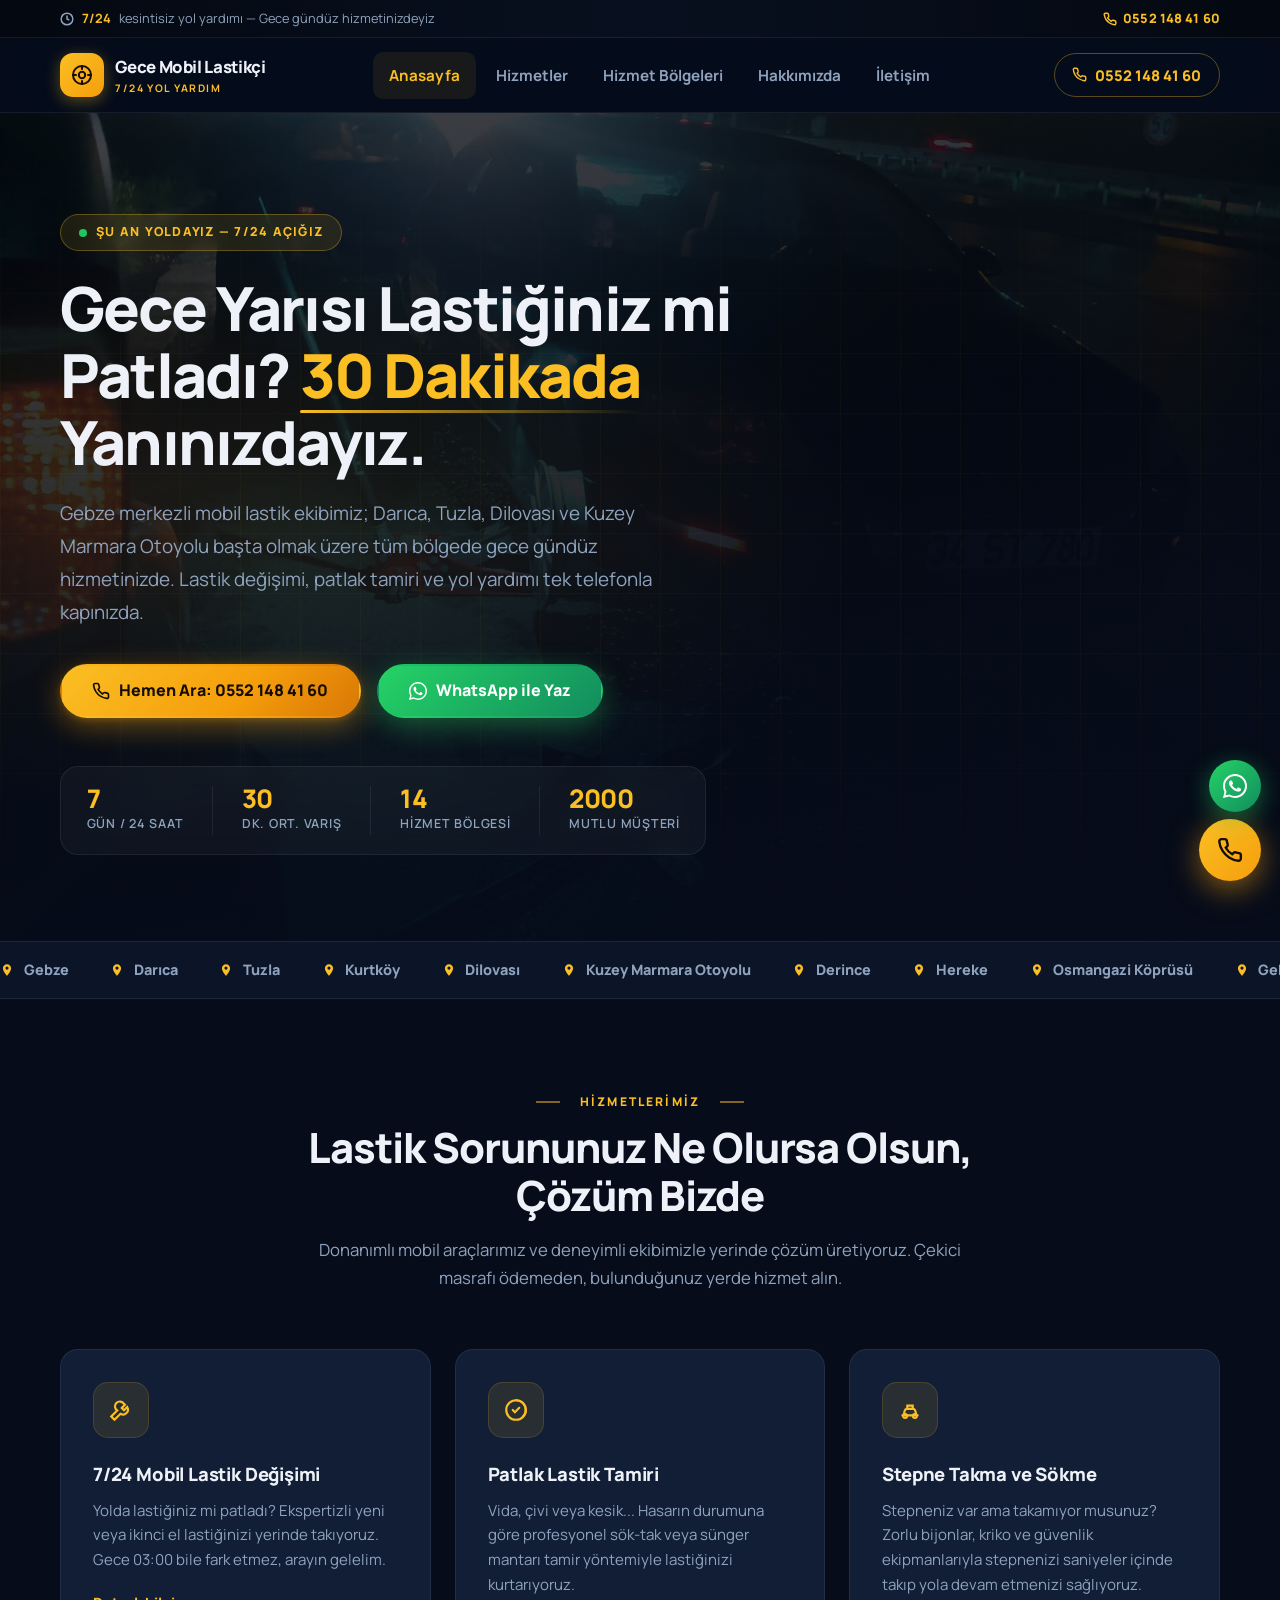
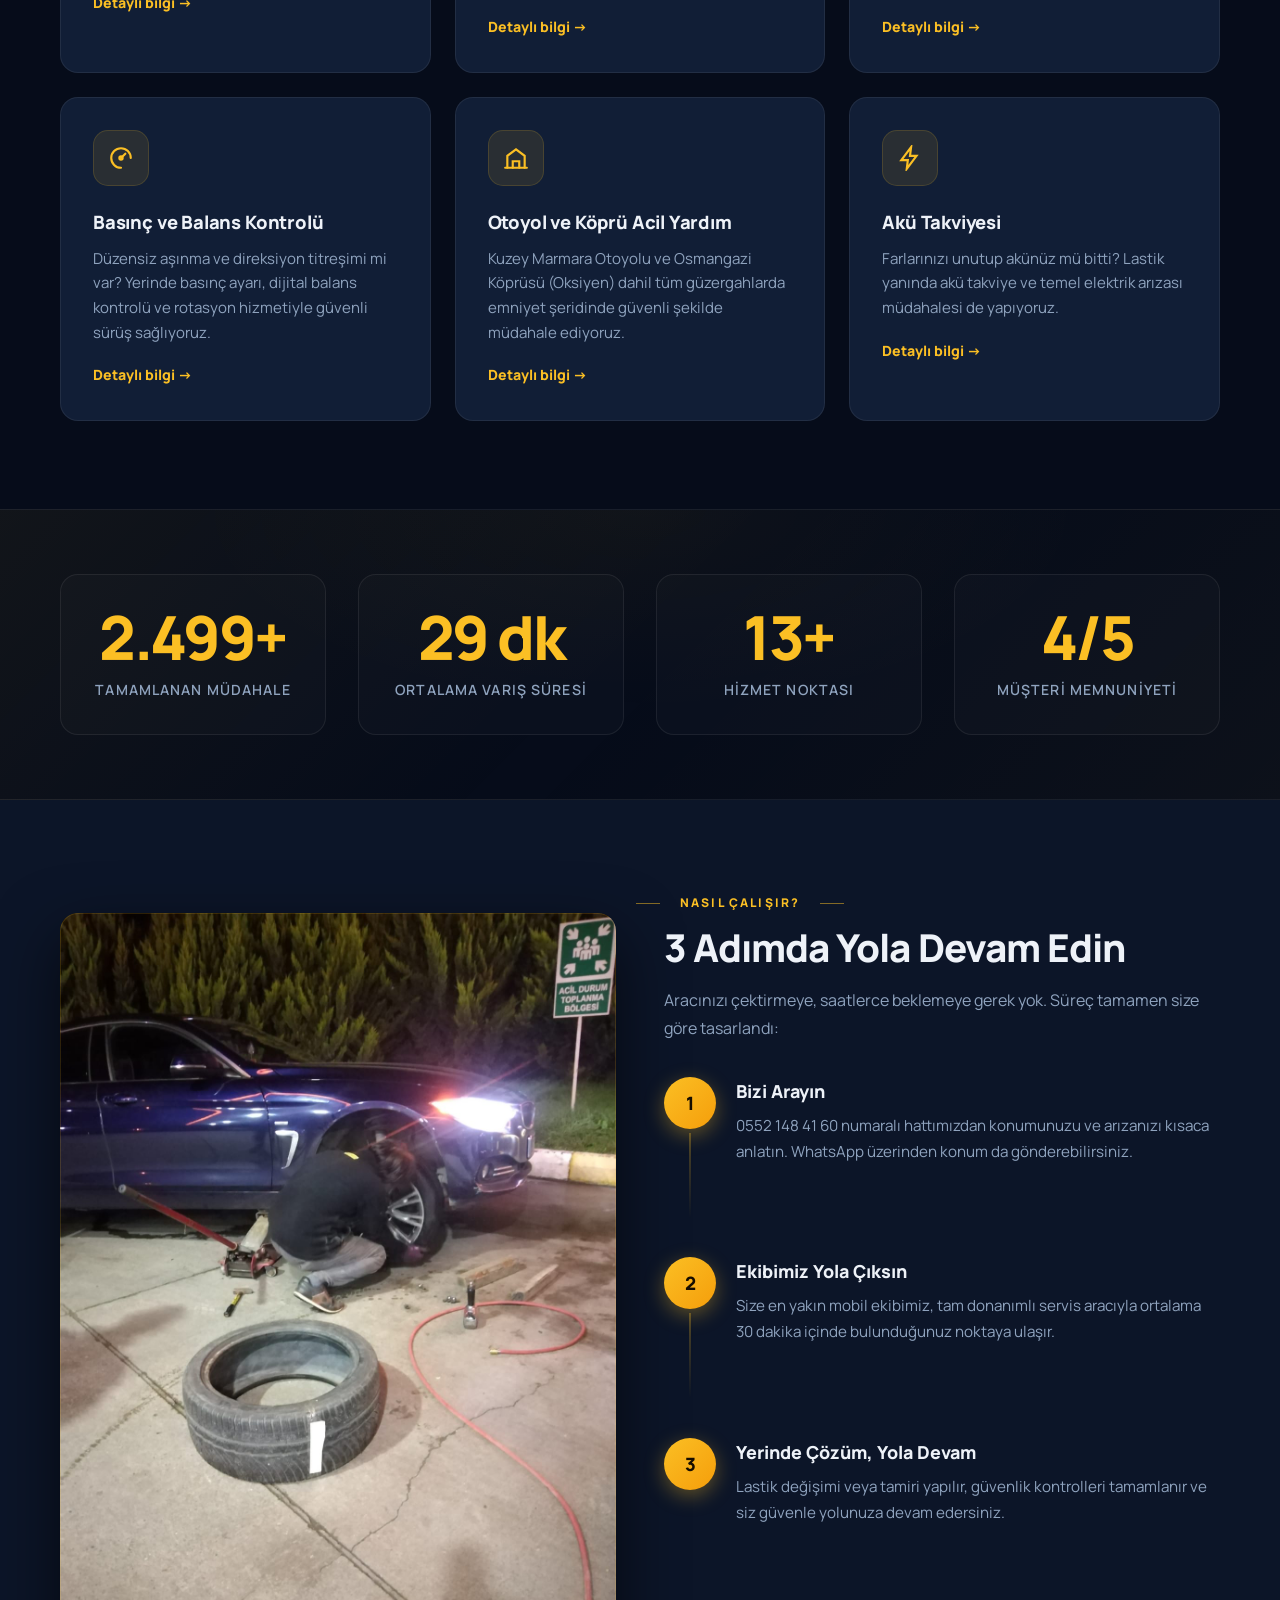
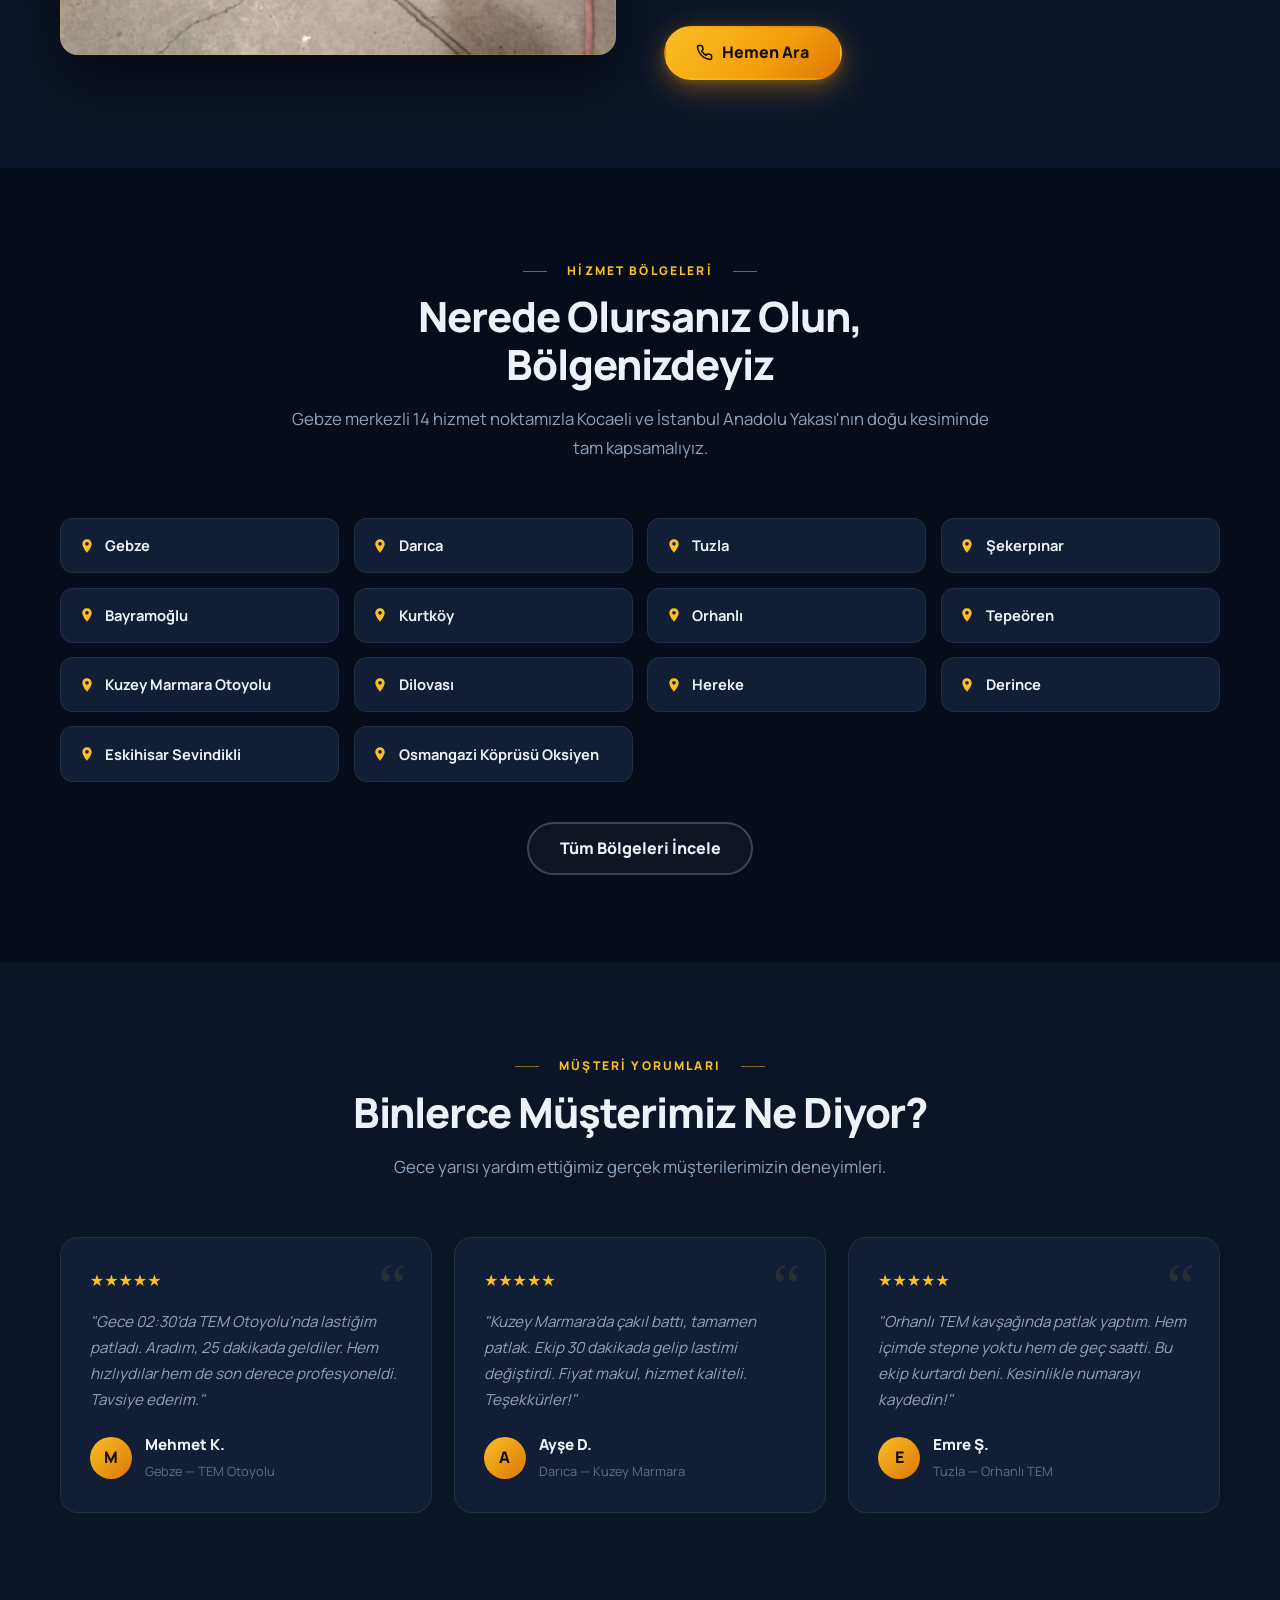
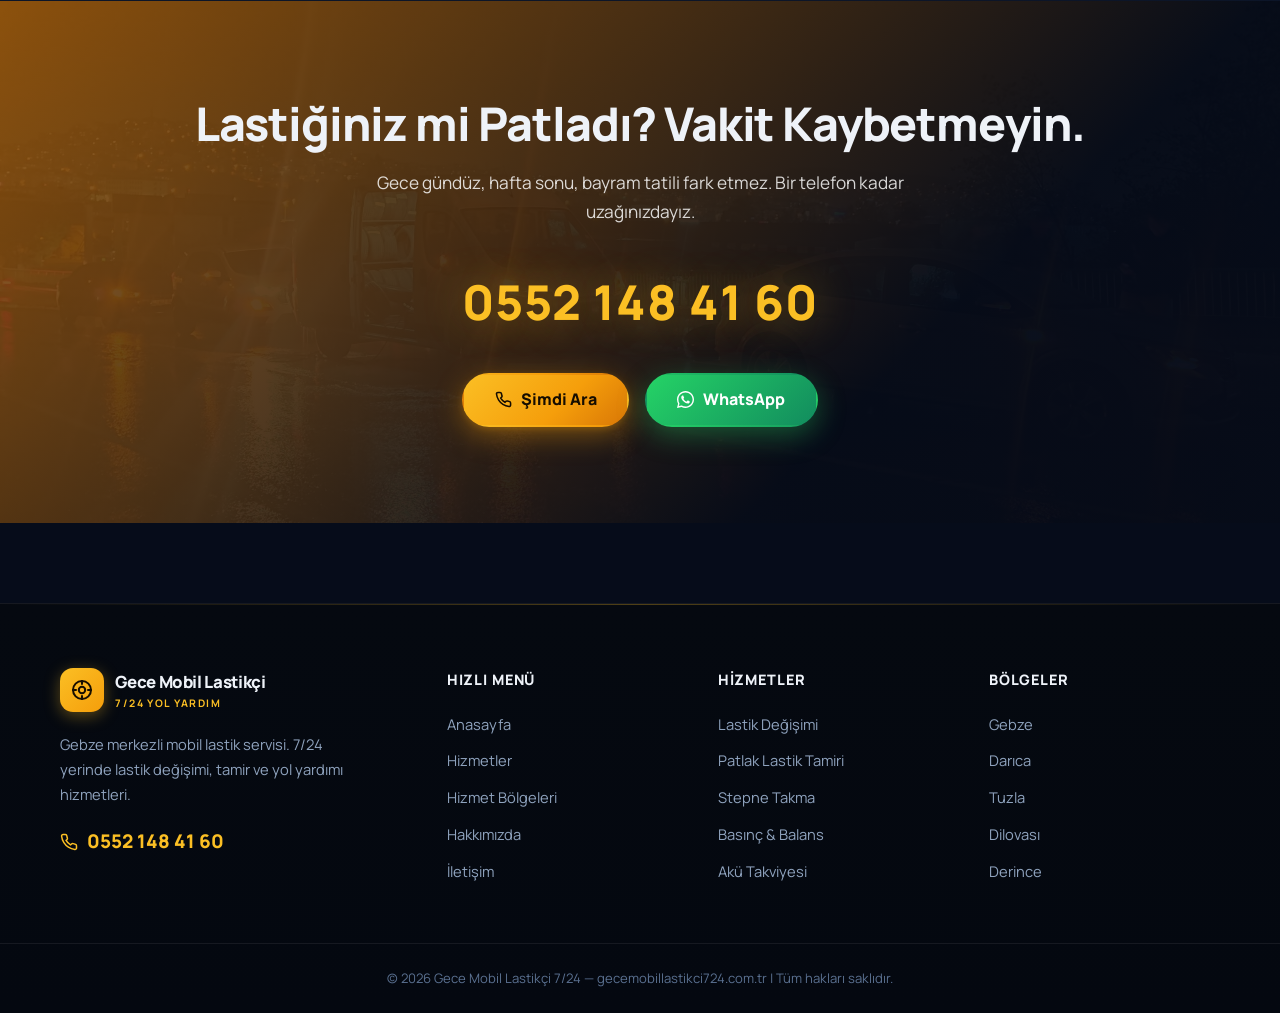
<file: index.html>
<!DOCTYPE html>
<html lang="tr">
<head>
  <meta charset="UTF-8">
  <meta name="viewport" content="width=device-width, initial-scale=1.0">
  <title>Gece Mobil Lastikçi 7/24 | Gebze, Darıca, Tuzla 7/24 Yol Yardım</title>
  <meta name="description" content="Gece mobil lastikçi 7/24: Gebze, Darıca, Tuzla, Dilovası, Kocaeli ve çevresinde gece gündüz yanınızdayız. Patlak lastik tamiri, lastik değişimi, stepne takma. 30 dakikada kapınızda: 0552 148 41 60">
  <meta name="keywords" content="gece lastikçi, mobil lastikçi, 7/24 lastikçi, gebze lastikçi, darıca lastikçi, tuzla lastikçi, patlak lastik tamiri, yol yardım, kuzey marmara otoyolu lastikçi">
  <meta name="robots" content="index, follow">
  <meta name="author" content="Gece Mobil Lastikçi 7/24">
  <link rel="canonical" href="https://gecemobillastikci724.com.tr/">
  <meta name="geo.region" content="TR-41">
  <meta name="geo.placename" content="Gebze, Kocaeli">

  <!-- Open Graph -->
  <meta property="og:type" content="website">
  <meta property="og:locale" content="tr_TR">
  <meta property="og:site_name" content="Gece Mobil Lastikçi 7/24">
  <meta property="og:title" content="Gece Mobil Lastikçi 7/24 | Gece Yarısı Bile 30 Dakikada Yanınızda">
  <meta property="og:description" content="Gebze, Darıca, Tuzla, Dilovası ve Kuzey Marmara Otoyolu'nda 7/24 mobil lastik hizmeti. Patlak lastik mi? Hemen arayın: 0552 148 41 60">
  <meta property="og:url" content="https://gecemobillastikci724.com.tr/">
  <meta property="og:image" content="https://gecemobillastikci724.com.tr/img/yagmurlu-gece-kopru-servis.jpg">

  <!-- Twitter -->
  <meta name="twitter:card" content="summary_large_image">
  <meta name="twitter:title" content="Gece Mobil Lastikçi 7/24 | Gebze - Darıca - Tuzla">
  <meta name="twitter:description" content="7/24 mobil lastik değişimi ve tamir hizmeti. 0552 148 41 60">
  <meta name="twitter:image" content="https://gecemobillastikci724.com.tr/img/yagmurlu-gece-kopru-servis.jpg">

  <link rel="icon" href="data:image/svg+xml,<svg xmlns='http://www.w3.org/2000/svg' viewBox='0 0 100 100'><circle cx='50' cy='50' r='46' fill='%23f59e0b'/><circle cx='50' cy='50' r='20' fill='%230b1220'/></svg>">
  <link rel="preconnect" href="https://fonts.googleapis.com">
  <link rel="preconnect" href="https://fonts.gstatic.com" crossorigin>
  <link href="https://fonts.googleapis.com/css2?family=Manrope:wght@400;600;700;800;900&display=swap" rel="stylesheet">
  <link rel="stylesheet" href="css/style.css">

  <!-- Yapısal Veri: Yerel İşletme -->
  <script type="application/ld+json">
  {
    "@context": "https://schema.org",
    "@type": "AutoRepair",
    "name": "Gece Mobil Lastikçi 7/24",
    "url": "https://gecemobillastikci724.com.tr/",
    "telephone": "+905521484160",
    "image": "https://gecemobillastikci724.com.tr/img/yagmurlu-gece-kopru-servis.jpg",
    "priceRange": "₺₺",
    "description": "Gebze ve çevresinde 7/24 gece mobil lastik hizmeti: lastik değişimi, patlak lastik tamiri, stepne takma, otoyol yol yardımı.",
    "address": {
      "@type": "PostalAddress",
      "addressLocality": "Gebze",
      "addressRegion": "Kocaeli",
      "addressCountry": "TR"
    },
    "geo": { "@type": "GeoCoordinates", "latitude": 40.8028, "longitude": 29.4307 },
    "openingHoursSpecification": {
      "@type": "OpeningHoursSpecification",
      "dayOfWeek": ["Monday","Tuesday","Wednesday","Thursday","Friday","Saturday","Sunday"],
      "opens": "00:00",
      "closes": "23:59"
    },
    "areaServed": [
      {"@type":"Place","name":"Gebze"},
      {"@type":"Place","name":"Darıca"},
      {"@type":"Place","name":"Tuzla"},
      {"@type":"Place","name":"Şekerpınar"},
      {"@type":"Place","name":"Bayramoğlu"},
      {"@type":"Place","name":"Kurtköy"},
      {"@type":"Place","name":"Orhanlı"},
      {"@type":"Place","name":"Tepeören"},
      {"@type":"Place","name":"Kuzey Marmara Otoyolu"},
      {"@type":"Place","name":"Dilovası"},
      {"@type":"Place","name":"Hereke"},
      {"@type":"Place","name":"Derince"},
      {"@type":"Place","name":"Eskihisar Sevindikli"},
      {"@type":"Place","name":"Osmangazi Köprüsü Oksiyen"}
    ]
  }
  </script>
</head>
<body>

  <!-- Üst şerit -->
  <div class="topbar">
    <div class="container">
      <span>
        <svg width="14" height="14" viewBox="0 0 24 24" fill="none" stroke="currentColor" stroke-width="2.5"><circle cx="12" cy="12" r="10"/><path d="M12 6v6l4 2"/></svg>
        <strong>7/24</strong> kesintisiz yol yardımı — Gece gündüz hizmetinizdeyiz
      </span>
      <a href="tel:+905521484160" aria-label="Telefon ile ara">
        <svg width="14" height="14" viewBox="0 0 24 24" fill="none" stroke="currentColor" stroke-width="2.5" stroke-linecap="round"><path d="M22 16.92v3a2 2 0 0 1-2.18 2 19.79 19.79 0 0 1-8.63-3.07 19.5 19.5 0 0 1-6-6A19.79 19.79 0 0 1 2.12 4.18 2 2 0 0 1 4.11 2h3a2 2 0 0 1 2 1.72c.13.96.36 1.9.7 2.81a2 2 0 0 1-.45 2.11L8.09 9.91a16 16 0 0 0 6 6l1.27-1.27a2 2 0 0 1 2.11-.45c.91.34 1.85.57 2.81.7A2 2 0 0 1 22 16.92z"/></svg>
        0552 148 41 60
      </a>
    </div>
  </div>

  <!-- Header -->
  <header class="site-header" id="siteHeader">
    <div class="container navbar">
      <a href="/" class="brand" aria-label="Gece Mobil Lastikçi 7/24 ana sayfa">
        <span class="brand-badge" aria-hidden="true">
          <svg width="24" height="24" viewBox="0 0 24 24" fill="none" stroke="currentColor" stroke-width="2" stroke-linecap="round"><circle cx="12" cy="12" r="9"/><circle cx="12" cy="12" r="3.2"/><path d="M12 3v3M12 18v3M3 12h3M18 12h3"/></svg>
        </span>
        <span>Gece Mobil Lastikçi<small>7/24 Yol Yardım</small></span>
      </a>

      <nav aria-label="Ana menü">
        <ul class="nav-links" id="navLinks">
          <li><a href="/" class="active" aria-current="page">Anasayfa</a></li>
          <li><a href="/hizmetler">Hizmetler</a></li>
          <li><a href="/hizmet-bolgeleri">Hizmet Bölgeleri</a></li>
          <li><a href="/hakkimizda">Hakkımızda</a></li>
          <li><a href="/iletisim">İletişim</a></li>
        </ul>
      </nav>

      <a href="tel:+905521484160" class="nav-cta">
        <svg width="15" height="15" viewBox="0 0 24 24" fill="none" stroke="currentColor" stroke-width="2.2" stroke-linecap="round"><path d="M22 16.92v3a2 2 0 0 1-2.18 2 19.79 19.79 0 0 1-8.63-3.07 19.5 19.5 0 0 1-6-6A19.79 19.79 0 0 1 2.12 4.18 2 2 0 0 1 4.11 2h3a2 2 0 0 1 2 1.72c.13.96.36 1.9.7 2.81a2 2 0 0 1-.45 2.11L8.09 9.91a16 16 0 0 0 6 6l1.27-1.27a2 2 0 0 1 2.11-.45c.91.34 1.85.57 2.81.7A2 2 0 0 1 22 16.92z"/></svg>
        0552 148 41 60
      </a>

      <button class="hamburger" id="hamburgerBtn" aria-label="Menüyü aç" aria-expanded="false" aria-controls="navLinks">
        <svg width="22" height="22" viewBox="0 0 24 24" fill="none" stroke="currentColor" stroke-width="2" stroke-linecap="round"><path d="M4 7h16M4 12h16M4 17h16"/></svg>
      </button>
    </div>
  </header>

  <main>
    <!-- Hero -->
    <section class="hero">
      <div class="hero-bg" aria-hidden="true">
        <img src="img/hero-gece-lastik-degisimi.jpg" alt="" loading="eager" fetchpriority="high">
      </div>
      <div class="container">
        <div class="hero-content">
          <span class="hero-badge reveal">
            <span class="pulse-dot"></span>
            Şu an yoldayız — 7/24 açığız
          </span>
          <h1 class="reveal delay-1">
            Gece Yarısı Lastiğiniz mi Patladı?
            <span class="hl">30 Dakikada</span> Yanınızdayız.
          </h1>
          <p class="lead reveal delay-2">
            Gebze merkezli mobil lastik ekibimiz; Darıca, Tuzla, Dilovası ve Kuzey Marmara Otoyolu başta olmak üzere tüm bölgede gece gündüz hizmetinizde. Lastik değişimi, patlak tamiri ve yol yardımı tek telefonla kapınızda.
          </p>
          <div class="hero-actions reveal delay-3">
            <a href="tel:+905521484160" class="btn btn-primary" id="heroCallBtn">
              <svg width="18" height="18" viewBox="0 0 24 24" fill="none" stroke="currentColor" stroke-width="2.2" stroke-linecap="round"><path d="M22 16.92v3a2 2 0 0 1-2.18 2 19.79 19.79 0 0 1-8.63-3.07 19.5 19.5 0 0 1-6-6A19.79 19.79 0 0 1 2.12 4.18 2 2 0 0 1 4.11 2h3a2 2 0 0 1 2 1.72c.13.96.36 1.9.7 2.81a2 2 0 0 1-.45 2.11L8.09 9.91a16 16 0 0 0 6 6l1.27-1.27a2 2 0 0 1 2.11-.45c.91.34 1.85.57 2.81.7A2 2 0 0 1 22 16.92z"/></svg>
              Hemen Ara: 0552 148 41 60
            </a>
            <a href="https://wa.me/905521484160?text=Merhaba%2C%20lastik%20yard%C4%B1m%C4%B1na%20ihtiyac%C4%B1m%20var." class="btn btn-whatsapp" id="heroWhatsappBtn" target="_blank" rel="noopener">
              <svg width="18" height="18" viewBox="0 0 24 24" fill="currentColor"><path d="M17.472 14.382c-.297-.149-1.758-.867-2.03-.967-.273-.099-.471-.148-.67.15-.197.297-.767.966-.94 1.164-.173.199-.347.223-.644.075-.297-.15-1.255-.463-2.39-1.475-.883-.788-1.48-1.761-1.653-2.059-.173-.297-.018-.458.13-.606.134-.133.298-.347.446-.52.149-.174.198-.298.298-.497.099-.198.05-.371-.025-.52-.075-.149-.669-1.612-.916-2.207-.242-.579-.487-.5-.669-.51-.173-.008-.371-.01-.57-.01-.198 0-.52.074-.792.372-.272.297-1.04 1.016-1.04 2.479 0 1.462 1.065 2.875 1.213 3.074.149.198 2.096 3.2 5.077 4.487.709.306 1.262.489 1.694.625.712.227 1.36.195 1.871.118.571-.085 1.758-.719 2.006-1.413.248-.694.248-1.289.173-1.413-.074-.124-.272-.198-.57-.347z"/><path d="M12 0C5.373 0 0 5.373 0 12c0 2.136.564 4.14 1.544 5.872L0 24l6.296-1.516A11.946 11.946 0 0 0 12 24c6.627 0 12-5.373 12-12S18.627 0 12 0zm0 22c-1.89 0-3.667-.498-5.214-1.37l-.374-.216-3.875.933.974-3.778-.234-.389A9.955 9.955 0 0 1 2 12C2 6.477 6.477 2 12 2s10 4.477 10 10-4.477 10-10 10z"/></svg>
              WhatsApp ile Yaz
            </a>
          </div>
          <div class="hero-trust reveal delay-4">
            <div class="hero-trust-item">
              <strong data-count="7">7</strong>
              <span>Gün / 24 Saat</span>
            </div>
            <div class="hero-trust-item">
              <strong data-count="30">30</strong>
              <span>Dk. Ort. Varış</span>
            </div>
            <div class="hero-trust-item">
              <strong data-count="14">14</strong>
              <span>Hizmet Bölgesi</span>
            </div>
            <div class="hero-trust-item">
              <strong data-count="2000">2000</strong>
              <span>Mutlu Müşteri</span>
            </div>
          </div>
        </div>
      </div>
    </section>

    <!-- Bölge şeridi -->
    <div class="marquee" aria-hidden="true">
      <div class="marquee-track">
        <span><svg width="14" height="14" viewBox="0 0 24 24" fill="currentColor"><path d="M12 2C8.13 2 5 5.13 5 9c0 5.25 7 13 7 13s7-7.75 7-13c0-3.87-3.13-7-7-7zm0 9.5A2.5 2.5 0 1 1 12 6a2.5 2.5 0 0 1 0 5.5z"/></svg>Gebze</span>
        <span><svg width="14" height="14" viewBox="0 0 24 24" fill="currentColor"><path d="M12 2C8.13 2 5 5.13 5 9c0 5.25 7 13 7 13s7-7.75 7-13c0-3.87-3.13-7-7-7zm0 9.5A2.5 2.5 0 1 1 12 6a2.5 2.5 0 0 1 0 5.5z"/></svg>Darıca</span>
        <span><svg width="14" height="14" viewBox="0 0 24 24" fill="currentColor"><path d="M12 2C8.13 2 5 5.13 5 9c0 5.25 7 13 7 13s7-7.75 7-13c0-3.87-3.13-7-7-7zm0 9.5A2.5 2.5 0 1 1 12 6a2.5 2.5 0 0 1 0 5.5z"/></svg>Tuzla</span>
        <span><svg width="14" height="14" viewBox="0 0 24 24" fill="currentColor"><path d="M12 2C8.13 2 5 5.13 5 9c0 5.25 7 13 7 13s7-7.75 7-13c0-3.87-3.13-7-7-7zm0 9.5A2.5 2.5 0 1 1 12 6a2.5 2.5 0 0 1 0 5.5z"/></svg>Kurtköy</span>
        <span><svg width="14" height="14" viewBox="0 0 24 24" fill="currentColor"><path d="M12 2C8.13 2 5 5.13 5 9c0 5.25 7 13 7 13s7-7.75 7-13c0-3.87-3.13-7-7-7zm0 9.5A2.5 2.5 0 1 1 12 6a2.5 2.5 0 0 1 0 5.5z"/></svg>Dilovası</span>
        <span><svg width="14" height="14" viewBox="0 0 24 24" fill="currentColor"><path d="M12 2C8.13 2 5 5.13 5 9c0 5.25 7 13 7 13s7-7.75 7-13c0-3.87-3.13-7-7-7zm0 9.5A2.5 2.5 0 1 1 12 6a2.5 2.5 0 0 1 0 5.5z"/></svg>Kuzey Marmara Otoyolu</span>
        <span><svg width="14" height="14" viewBox="0 0 24 24" fill="currentColor"><path d="M12 2C8.13 2 5 5.13 5 9c0 5.25 7 13 7 13s7-7.75 7-13c0-3.87-3.13-7-7-7zm0 9.5A2.5 2.5 0 1 1 12 6a2.5 2.5 0 0 1 0 5.5z"/></svg>Derince</span>
        <span><svg width="14" height="14" viewBox="0 0 24 24" fill="currentColor"><path d="M12 2C8.13 2 5 5.13 5 9c0 5.25 7 13 7 13s7-7.75 7-13c0-3.87-3.13-7-7-7zm0 9.5A2.5 2.5 0 1 1 12 6a2.5 2.5 0 0 1 0 5.5z"/></svg>Hereke</span>
        <span><svg width="14" height="14" viewBox="0 0 24 24" fill="currentColor"><path d="M12 2C8.13 2 5 5.13 5 9c0 5.25 7 13 7 13s7-7.75 7-13c0-3.87-3.13-7-7-7zm0 9.5A2.5 2.5 0 1 1 12 6a2.5 2.5 0 0 1 0 5.5z"/></svg>Osmangazi Köprüsü</span>
        <!-- Tekrar (sonsuz döngü için) -->
        <span><svg width="14" height="14" viewBox="0 0 24 24" fill="currentColor"><path d="M12 2C8.13 2 5 5.13 5 9c0 5.25 7 13 7 13s7-7.75 7-13c0-3.87-3.13-7-7-7zm0 9.5A2.5 2.5 0 1 1 12 6a2.5 2.5 0 0 1 0 5.5z"/></svg>Gebze</span>
        <span><svg width="14" height="14" viewBox="0 0 24 24" fill="currentColor"><path d="M12 2C8.13 2 5 5.13 5 9c0 5.25 7 13 7 13s7-7.75 7-13c0-3.87-3.13-7-7-7zm0 9.5A2.5 2.5 0 1 1 12 6a2.5 2.5 0 0 1 0 5.5z"/></svg>Darıca</span>
        <span><svg width="14" height="14" viewBox="0 0 24 24" fill="currentColor"><path d="M12 2C8.13 2 5 5.13 5 9c0 5.25 7 13 7 13s7-7.75 7-13c0-3.87-3.13-7-7-7zm0 9.5A2.5 2.5 0 1 1 12 6a2.5 2.5 0 0 1 0 5.5z"/></svg>Tuzla</span>
        <span><svg width="14" height="14" viewBox="0 0 24 24" fill="currentColor"><path d="M12 2C8.13 2 5 5.13 5 9c0 5.25 7 13 7 13s7-7.75 7-13c0-3.87-3.13-7-7-7zm0 9.5A2.5 2.5 0 1 1 12 6a2.5 2.5 0 0 1 0 5.5z"/></svg>Kurtköy</span>
        <span><svg width="14" height="14" viewBox="0 0 24 24" fill="currentColor"><path d="M12 2C8.13 2 5 5.13 5 9c0 5.25 7 13 7 13s7-7.75 7-13c0-3.87-3.13-7-7-7zm0 9.5A2.5 2.5 0 1 1 12 6a2.5 2.5 0 0 1 0 5.5z"/></svg>Dilovası</span>
        <span><svg width="14" height="14" viewBox="0 0 24 24" fill="currentColor"><path d="M12 2C8.13 2 5 5.13 5 9c0 5.25 7 13 7 13s7-7.75 7-13c0-3.87-3.13-7-7-7zm0 9.5A2.5 2.5 0 1 1 12 6a2.5 2.5 0 0 1 0 5.5z"/></svg>Kuzey Marmara Otoyolu</span>
        <span><svg width="14" height="14" viewBox="0 0 24 24" fill="currentColor"><path d="M12 2C8.13 2 5 5.13 5 9c0 5.25 7 13 7 13s7-7.75 7-13c0-3.87-3.13-7-7-7zm0 9.5A2.5 2.5 0 1 1 12 6a2.5 2.5 0 0 1 0 5.5z"/></svg>Derince</span>
        <span><svg width="14" height="14" viewBox="0 0 24 24" fill="currentColor"><path d="M12 2C8.13 2 5 5.13 5 9c0 5.25 7 13 7 13s7-7.75 7-13c0-3.87-3.13-7-7-7zm0 9.5A2.5 2.5 0 1 1 12 6a2.5 2.5 0 0 1 0 5.5z"/></svg>Hereke</span>
        <span><svg width="14" height="14" viewBox="0 0 24 24" fill="currentColor"><path d="M12 2C8.13 2 5 5.13 5 9c0 5.25 7 13 7 13s7-7.75 7-13c0-3.87-3.13-7-7-7zm0 9.5A2.5 2.5 0 1 1 12 6a2.5 2.5 0 0 1 0 5.5z"/></svg>Osmangazi Köprüsü</span>
      </div>
    </div>

    <!-- Hizmetler -->
    <section class="section" id="hizmetler">
      <div class="container">
        <div class="section-head reveal">
          <span class="eyebrow">Hizmetlerimiz</span>
          <h2>Lastik Sorununuz Ne Olursa Olsun, Çözüm Bizde</h2>
          <p>Donanımlı mobil araçlarımız ve deneyimli ekibimizle yerinde çözüm üretiyoruz. Çekici masrafı ödemeden, bulunduğunuz yerde hizmet alın.</p>
        </div>
        <div class="grid grid-3">

          <article class="card reveal delay-1">
            <div class="card-icon" aria-hidden="true">
              <svg width="26" height="26" viewBox="0 0 24 24" fill="none" stroke="currentColor" stroke-width="2" stroke-linecap="round"><path d="M14.7 6.3a4.5 4.5 0 1 0-6.2 6.2L3 18l3 3 5.5-5.5a4.5 4.5 0 0 0 6.2-6.2l-2.9 2.9-2.1-2.1 2.9-2.9z"/></svg>
            </div>
            <h3>7/24 Mobil Lastik Değişimi</h3>
            <p>Yolda lastiğiniz mi patladı? Ekspertizli yeni veya ikinci el lastiğinizi yerinde takıyoruz. Gece 03:00 bile fark etmez, arayın gelelim.</p>
            <a class="more" href="/hizmetler">Detaylı bilgi &rarr;</a>
          </article>

          <article class="card reveal delay-2">
            <div class="card-icon" aria-hidden="true">
              <svg width="26" height="26" viewBox="0 0 24 24" fill="none" stroke="currentColor" stroke-width="2" stroke-linecap="round"><circle cx="12" cy="12" r="9"/><path d="M12 3a9 9 0 0 1 6.36 15.36"/><path d="m9 12 2 2 4-4"/></svg>
            </div>
            <h3>Patlak Lastik Tamiri</h3>
            <p>Vida, çivi veya kesik... Hasarın durumuna göre profesyonel sök-tak veya sünger mantarı tamir yöntemiyle lastiğinizi kurtarıyoruz.</p>
            <a class="more" href="/hizmetler">Detaylı bilgi &rarr;</a>
          </article>

          <article class="card reveal delay-3">
            <div class="card-icon" aria-hidden="true">
              <svg width="26" height="26" viewBox="0 0 24 24" fill="none" stroke="currentColor" stroke-width="2" stroke-linecap="round"><path d="M5 17h14M6 17l1.2-4.5A2 2 0 0 1 9.1 11h5.8a2 2 0 0 1 1.9 1.5L18 17"/><circle cx="7.5" cy="17.5" r="1.8"/><circle cx="16.5" cy="17.5" r="1.8"/><path d="M9.5 11V8h5v3"/></svg>
            </div>
            <h3>Stepne Takma ve Sökme</h3>
            <p>Stepneniz var ama takamıyor musunuz? Zorlu bijonlar, kriko ve güvenlik ekipmanlarıyla stepnenizi saniyeler içinde takıp yola devam etmenizi sağlıyoruz.</p>
            <a class="more" href="/hizmetler">Detaylı bilgi &rarr;</a>
          </article>

          <article class="card reveal delay-1">
            <div class="card-icon" aria-hidden="true">
              <svg width="26" height="26" viewBox="0 0 24 24" fill="none" stroke="currentColor" stroke-width="2" stroke-linecap="round"><path d="M12 21a9 9 0 1 1 9-9"/><path d="M12 12l4-4"/><circle cx="12" cy="12" r="1.5"/></svg>
            </div>
            <h3>Basınç ve Balans Kontrolü</h3>
            <p>Düzensiz aşınma ve direksiyon titreşimi mi var? Yerinde basınç ayarı, dijital balans kontrolü ve rotasyon hizmetiyle güvenli sürüş sağlıyoruz.</p>
            <a class="more" href="/hizmetler">Detaylı bilgi &rarr;</a>
          </article>

          <article class="card reveal delay-2">
            <div class="card-icon" aria-hidden="true">
              <svg width="26" height="26" viewBox="0 0 24 24" fill="none" stroke="currentColor" stroke-width="2" stroke-linecap="round"><path d="M4 21V10l8-6 8 6v11"/><path d="M2 21h20"/><path d="M9 21v-6h6v6"/></svg>
            </div>
            <h3>Otoyol ve Köprü Acil Yardım</h3>
            <p>Kuzey Marmara Otoyolu ve Osmangazi Köprüsü (Oksiyen) dahil tüm güzergahlarda emniyet şeridinde güvenli şekilde müdahale ediyoruz.</p>
            <a class="more" href="/hizmetler">Detaylı bilgi &rarr;</a>
          </article>

          <article class="card reveal delay-3">
            <div class="card-icon" aria-hidden="true">
              <svg width="26" height="26" viewBox="0 0 24 24" fill="none" stroke="currentColor" stroke-width="2" stroke-linecap="round"><path d="M13 2 4 14h6l-1 8 9-12h-6l1-8z"/></svg>
            </div>
            <h3>Akü Takviyesi</h3>
            <p>Farlarınızı unutup akünüz mü bitti? Lastik yanında akü takviye ve temel elektrik arızası müdahalesi de yapıyoruz.</p>
            <a class="more" href="/hizmetler">Detaylı bilgi &rarr;</a>
          </article>

        </div>
      </div>
    </section>

    <!-- İstatistik bölümü -->
    <section class="stats-section">
      <div class="container">
        <div class="stats-grid">
          <div class="stat-card reveal delay-1">
            <span class="stat-number" data-count="2500" data-suffix="+">2500+</span>
            <span class="stat-label">Tamamlanan Müdahale</span>
          </div>
          <div class="stat-card reveal delay-2">
            <span class="stat-number" data-count="30" data-suffix=" dk">30 dk</span>
            <span class="stat-label">Ortalama Varış Süresi</span>
          </div>
          <div class="stat-card reveal delay-3">
            <span class="stat-number" data-count="14" data-suffix="+">14+</span>
            <span class="stat-label">Hizmet Noktası</span>
          </div>
          <div class="stat-card reveal delay-4">
            <span class="stat-number" data-count="5" data-suffix="/5">5/5</span>
            <span class="stat-label">Müşteri Memnuniyeti</span>
          </div>
        </div>
      </div>
    </section>

    <!-- Nasıl çalışır + görsel -->
    <section class="section section-alt">
      <div class="container split">
        <div class="split-media reveal-left">
          <img src="img/gece-bmw-lastik-degisimi.jpg" alt="Gece yolunda çalışan mobil lastik servis ekibi" loading="lazy">
        </div>
        <div class="reveal-right">
          <span class="eyebrow">Nasıl Çalışır?</span>
          <h2>3 Adımda Yola Devam Edin</h2>
          <p>Aracınızı çektirmeye, saatlerce beklemeye gerek yok. Süreç tamamen size göre tasarlandı:</p>
          <div class="steps" style="margin-top:2.2rem">
            <div class="step">
              <h3>Bizi Arayın</h3>
              <p>0552 148 41 60 numaralı hattımızdan konumunuzu ve arızanızı kısaca anlatın. WhatsApp üzerinden konum da gönderebilirsiniz.</p>
            </div>
            <div class="step">
              <h3>Ekibimiz Yola Çıksın</h3>
              <p>Size en yakın mobil ekibimiz, tam donanımlı servis aracıyla ortalama 30 dakika içinde bulunduğunuz noktaya ulaşır.</p>
            </div>
            <div class="step">
              <h3>Yerinde Çözüm, Yola Devam</h3>
              <p>Lastik değişimi veya tamiri yapılır, güvenlik kontrolleri tamamlanır ve siz güvenle yolunuza devam edersiniz.</p>
            </div>
          </div>
          <a href="tel:+905521484160" class="btn btn-primary" style="margin-top:0.5rem">
            <svg width="17" height="17" viewBox="0 0 24 24" fill="none" stroke="currentColor" stroke-width="2.2" stroke-linecap="round"><path d="M22 16.92v3a2 2 0 0 1-2.18 2 19.79 19.79 0 0 1-8.63-3.07 19.5 19.5 0 0 1-6-6A19.79 19.79 0 0 1 2.12 4.18 2 2 0 0 1 4.11 2h3a2 2 0 0 1 2 1.72c.13.96.36 1.9.7 2.81a2 2 0 0 1-.45 2.11L8.09 9.91a16 16 0 0 0 6 6l1.27-1.27a2 2 0 0 1 2.11-.45c.91.34 1.85.57 2.81.7A2 2 0 0 1 22 16.92z"/></svg>
            Hemen Ara
          </a>
        </div>
      </div>
    </section>

    <!-- Bölgeler önizleme -->
    <section class="section">
      <div class="container">
        <div class="section-head reveal">
          <span class="eyebrow">Hizmet Bölgeleri</span>
          <h2>Nerede Olursanız Olun, Bölgenizdeyiz</h2>
          <p>Gebze merkezli 14 hizmet noktamızla Kocaeli ve İstanbul Anadolu Yakası'nın doğu kesiminde tam kapsamalıyız.</p>
        </div>
        <div class="regions-grid reveal delay-1">
          <a class="region-chip" href="/hizmet-bolgeleri"><svg width="16" height="16" viewBox="0 0 24 24" fill="currentColor"><path d="M12 2C8.13 2 5 5.13 5 9c0 5.25 7 13 7 13s7-7.75 7-13c0-3.87-3.13-7-7-7zm0 9.5A2.5 2.5 0 1 1 12 6a2.5 2.5 0 0 1 0 5.5z"/></svg>Gebze</a>
          <a class="region-chip" href="/hizmet-bolgeleri"><svg width="16" height="16" viewBox="0 0 24 24" fill="currentColor"><path d="M12 2C8.13 2 5 5.13 5 9c0 5.25 7 13 7 13s7-7.75 7-13c0-3.87-3.13-7-7-7zm0 9.5A2.5 2.5 0 1 1 12 6a2.5 2.5 0 0 1 0 5.5z"/></svg>Darıca</a>
          <a class="region-chip" href="/hizmet-bolgeleri"><svg width="16" height="16" viewBox="0 0 24 24" fill="currentColor"><path d="M12 2C8.13 2 5 5.13 5 9c0 5.25 7 13 7 13s7-7.75 7-13c0-3.87-3.13-7-7-7zm0 9.5A2.5 2.5 0 1 1 12 6a2.5 2.5 0 0 1 0 5.5z"/></svg>Tuzla</a>
          <a class="region-chip" href="/hizmet-bolgeleri"><svg width="16" height="16" viewBox="0 0 24 24" fill="currentColor"><path d="M12 2C8.13 2 5 5.13 5 9c0 5.25 7 13 7 13s7-7.75 7-13c0-3.87-3.13-7-7-7zm0 9.5A2.5 2.5 0 1 1 12 6a2.5 2.5 0 0 1 0 5.5z"/></svg>Şekerpınar</a>
          <a class="region-chip" href="/hizmet-bolgeleri"><svg width="16" height="16" viewBox="0 0 24 24" fill="currentColor"><path d="M12 2C8.13 2 5 5.13 5 9c0 5.25 7 13 7 13s7-7.75 7-13c0-3.87-3.13-7-7-7zm0 9.5A2.5 2.5 0 1 1 12 6a2.5 2.5 0 0 1 0 5.5z"/></svg>Bayramoğlu</a>
          <a class="region-chip" href="/hizmet-bolgeleri"><svg width="16" height="16" viewBox="0 0 24 24" fill="currentColor"><path d="M12 2C8.13 2 5 5.13 5 9c0 5.25 7 13 7 13s7-7.75 7-13c0-3.87-3.13-7-7-7zm0 9.5A2.5 2.5 0 1 1 12 6a2.5 2.5 0 0 1 0 5.5z"/></svg>Kurtköy</a>
          <a class="region-chip" href="/hizmet-bolgeleri"><svg width="16" height="16" viewBox="0 0 24 24" fill="currentColor"><path d="M12 2C8.13 2 5 5.13 5 9c0 5.25 7 13 7 13s7-7.75 7-13c0-3.87-3.13-7-7-7zm0 9.5A2.5 2.5 0 1 1 12 6a2.5 2.5 0 0 1 0 5.5z"/></svg>Orhanlı</a>
          <a class="region-chip" href="/hizmet-bolgeleri"><svg width="16" height="16" viewBox="0 0 24 24" fill="currentColor"><path d="M12 2C8.13 2 5 5.13 5 9c0 5.25 7 13 7 13s7-7.75 7-13c0-3.87-3.13-7-7-7zm0 9.5A2.5 2.5 0 1 1 12 6a2.5 2.5 0 0 1 0 5.5z"/></svg>Tepeören</a>
          <a class="region-chip" href="/hizmet-bolgeleri"><svg width="16" height="16" viewBox="0 0 24 24" fill="currentColor"><path d="M12 2C8.13 2 5 5.13 5 9c0 5.25 7 13 7 13s7-7.75 7-13c0-3.87-3.13-7-7-7zm0 9.5A2.5 2.5 0 1 1 12 6a2.5 2.5 0 0 1 0 5.5z"/></svg>Kuzey Marmara Otoyolu</a>
          <a class="region-chip" href="/hizmet-bolgeleri"><svg width="16" height="16" viewBox="0 0 24 24" fill="currentColor"><path d="M12 2C8.13 2 5 5.13 5 9c0 5.25 7 13 7 13s7-7.75 7-13c0-3.87-3.13-7-7-7zm0 9.5A2.5 2.5 0 1 1 12 6a2.5 2.5 0 0 1 0 5.5z"/></svg>Dilovası</a>
          <a class="region-chip" href="/hizmet-bolgeleri"><svg width="16" height="16" viewBox="0 0 24 24" fill="currentColor"><path d="M12 2C8.13 2 5 5.13 5 9c0 5.25 7 13 7 13s7-7.75 7-13c0-3.87-3.13-7-7-7zm0 9.5A2.5 2.5 0 1 1 12 6a2.5 2.5 0 0 1 0 5.5z"/></svg>Hereke</a>
          <a class="region-chip" href="/hizmet-bolgeleri"><svg width="16" height="16" viewBox="0 0 24 24" fill="currentColor"><path d="M12 2C8.13 2 5 5.13 5 9c0 5.25 7 13 7 13s7-7.75 7-13c0-3.87-3.13-7-7-7zm0 9.5A2.5 2.5 0 1 1 12 6a2.5 2.5 0 0 1 0 5.5z"/></svg>Derince</a>
          <a class="region-chip" href="/hizmet-bolgeleri"><svg width="16" height="16" viewBox="0 0 24 24" fill="currentColor"><path d="M12 2C8.13 2 5 5.13 5 9c0 5.25 7 13 7 13s7-7.75 7-13c0-3.87-3.13-7-7-7zm0 9.5A2.5 2.5 0 1 1 12 6a2.5 2.5 0 0 1 0 5.5z"/></svg>Eskihisar Sevindikli</a>
          <a class="region-chip" href="/hizmet-bolgeleri"><svg width="16" height="16" viewBox="0 0 24 24" fill="currentColor"><path d="M12 2C8.13 2 5 5.13 5 9c0 5.25 7 13 7 13s7-7.75 7-13c0-3.87-3.13-7-7-7zm0 9.5A2.5 2.5 0 1 1 12 6a2.5 2.5 0 0 1 0 5.5z"/></svg>Osmangazi Köprüsü Oksiyen</a>
        </div>
        <p style="text-align:center;margin-top:2.5rem" class="reveal">
          <a class="btn btn-ghost" href="/hizmet-bolgeleri">Tüm Bölgeleri İncele</a>
        </p>
      </div>
    </section>

    <!-- Müşteri Yorumları -->
    <section class="section section-alt">
      <div class="container">
        <div class="section-head reveal">
          <span class="eyebrow">Müşteri Yorumları</span>
          <h2>Binlerce Müşterimiz Ne Diyor?</h2>
          <p>Gece yarısı yardım ettiğimiz gerçek müşterilerimizin deneyimleri.</p>
        </div>
        <div class="reviews-grid">

          <div class="review-card reveal delay-1">
            <div class="review-stars" aria-label="5 yıldız">★★★★★</div>
            <p>"Gece 02:30'da TEM Otoyolu'nda lastiğim patladı. Aradım, 25 dakikada geldiler. Hem hızlıydılar hem de son derece profesyoneldi. Tavsiye ederim."</p>
            <div class="reviewer">
              <div class="reviewer-avatar" aria-hidden="true">M</div>
              <div class="reviewer-info">
                <strong>Mehmet K.</strong>
                <span>Gebze — TEM Otoyolu</span>
              </div>
            </div>
          </div>

          <div class="review-card reveal delay-2">
            <div class="review-stars" aria-label="5 yıldız">★★★★★</div>
            <p>"Kuzey Marmara'da çakıl battı, tamamen patlak. Ekip 30 dakikada gelip lastimi değiştirdi. Fiyat makul, hizmet kaliteli. Teşekkürler!"</p>
            <div class="reviewer">
              <div class="reviewer-avatar" aria-hidden="true">A</div>
              <div class="reviewer-info">
                <strong>Ayşe D.</strong>
                <span>Darıca — Kuzey Marmara</span>
              </div>
            </div>
          </div>

          <div class="review-card reveal delay-3">
            <div class="review-stars" aria-label="5 yıldız">★★★★★</div>
            <p>"Orhanlı TEM kavşağında patlak yaptım. Hem içimde stepne yoktu hem de geç saatti. Bu ekip kurtardı beni. Kesinlikle numarayı kaydedin!"</p>
            <div class="reviewer">
              <div class="reviewer-avatar" aria-hidden="true">E</div>
              <div class="reviewer-info">
                <strong>Emre Ş.</strong>
                <span>Tuzla — Orhanlı TEM</span>
              </div>
            </div>
          </div>

        </div>
      </div>
    </section>

    <!-- CTA -->
    <section class="cta-band">
      <div class="cta-band-bg" aria-hidden="true">
        <img src="img/yagmurlu-gece-kopru-servis.jpg" alt="" loading="lazy">
      </div>
      <div class="container">
        <h2 class="reveal">Lastiğiniz mi Patladı? Vakit Kaybetmeyin.</h2>
        <p class="reveal delay-1">Gece gündüz, hafta sonu, bayram tatili fark etmez. Bir telefon kadar uzağınızdayız.</p>
        <a class="phone-big reveal delay-2" href="tel:+905521484160">0552 148 41 60</a>
        <div class="cta-band-actions reveal delay-3">
          <a href="tel:+905521484160" class="btn btn-primary">
            <svg width="17" height="17" viewBox="0 0 24 24" fill="none" stroke="currentColor" stroke-width="2.2" stroke-linecap="round"><path d="M22 16.92v3a2 2 0 0 1-2.18 2 19.79 19.79 0 0 1-8.63-3.07 19.5 19.5 0 0 1-6-6A19.79 19.79 0 0 1 2.12 4.18 2 2 0 0 1 4.11 2h3a2 2 0 0 1 2 1.72c.13.96.36 1.9.7 2.81a2 2 0 0 1-.45 2.11L8.09 9.91a16 16 0 0 0 6 6l1.27-1.27a2 2 0 0 1 2.11-.45c.91.34 1.85.57 2.81.7A2 2 0 0 1 22 16.92z"/></svg>
            Şimdi Ara
          </a>
          <a href="https://wa.me/905521484160?text=Merhaba%2C%20lastik%20yard%C4%B1m%C4%B1na%20ihtiyac%C4%B1m%20var." class="btn btn-whatsapp" target="_blank" rel="noopener">
            <svg width="17" height="17" viewBox="0 0 24 24" fill="currentColor"><path d="M17.472 14.382c-.297-.149-1.758-.867-2.03-.967-.273-.099-.471-.148-.67.15-.197.297-.767.966-.94 1.164-.173.199-.347.223-.644.075-.297-.15-1.255-.463-2.39-1.475-.883-.788-1.48-1.761-1.653-2.059-.173-.297-.018-.458.13-.606.134-.133.298-.347.446-.52.149-.174.198-.298.298-.497.099-.198.05-.371-.025-.52-.075-.149-.669-1.612-.916-2.207-.242-.579-.487-.5-.669-.51-.173-.008-.371-.01-.57-.01-.198 0-.52.074-.792.372-.272.297-1.04 1.016-1.04 2.479 0 1.462 1.065 2.875 1.213 3.074.149.198 2.096 3.2 5.077 4.487.709.306 1.262.489 1.694.625.712.227 1.36.195 1.871.118.571-.085 1.758-.719 2.006-1.413.248-.694.248-1.289.173-1.413-.074-.124-.272-.198-.57-.347z"/><path d="M12 0C5.373 0 0 5.373 0 12c0 2.136.564 4.14 1.544 5.872L0 24l6.296-1.516A11.946 11.946 0 0 0 12 24c6.627 0 12-5.373 12-12S18.627 0 12 0zm0 22c-1.89 0-3.667-.498-5.214-1.37l-.374-.216-3.875.933.974-3.778-.234-.389A9.955 9.955 0 0 1 2 12C2 6.477 6.477 2 12 2s10 4.477 10 10-4.477 10-10 10z"/></svg>
            WhatsApp
          </a>
        </div>
      </div>
    </section>
  </main>

  <!-- Footer -->
  <footer class="site-footer">
    <div class="container footer-grid">
      <div>
        <a href="/" class="brand" style="margin-bottom:1.2rem;display:inline-flex">
          <span class="brand-badge" aria-hidden="true">
            <svg width="24" height="24" viewBox="0 0 24 24" fill="none" stroke="currentColor" stroke-width="2" stroke-linecap="round"><circle cx="12" cy="12" r="9"/><circle cx="12" cy="12" r="3.2"/><path d="M12 3v3M12 18v3M3 12h3M18 12h3"/></svg>
          </span>
          <span>Gece Mobil Lastikçi<small>7/24 Yol Yardım</small></span>
        </a>
        <p class="footer-about">Gebze merkezli mobil lastik servisi. 7/24 yerinde lastik değişimi, tamir ve yol yardımı hizmetleri.</p>
        <a href="tel:+905521484160" class="footer-phone">
          <svg width="18" height="18" viewBox="0 0 24 24" fill="none" stroke="currentColor" stroke-width="2" stroke-linecap="round"><path d="M22 16.92v3a2 2 0 0 1-2.18 2 19.79 19.79 0 0 1-8.63-3.07 19.5 19.5 0 0 1-6-6A19.79 19.79 0 0 1 2.12 4.18 2 2 0 0 1 4.11 2h3a2 2 0 0 1 2 1.72c.13.96.36 1.9.7 2.81a2 2 0 0 1-.45 2.11L8.09 9.91a16 16 0 0 0 6 6l1.27-1.27a2 2 0 0 1 2.11-.45c.91.34 1.85.57 2.81.7A2 2 0 0 1 22 16.92z"/></svg>
          0552 148 41 60
        </a>
      </div>
      <div>
        <h4>Hızlı Menü</h4>
        <ul>
          <li><a href="/">Anasayfa</a></li>
          <li><a href="/hizmetler">Hizmetler</a></li>
          <li><a href="/hizmet-bolgeleri">Hizmet Bölgeleri</a></li>
          <li><a href="/hakkimizda">Hakkımızda</a></li>
          <li><a href="/iletisim">İletişim</a></li>
        </ul>
      </div>
      <div>
        <h4>Hizmetler</h4>
        <ul>
          <li><a href="/hizmetler">Lastik Değişimi</a></li>
          <li><a href="/hizmetler">Patlak Lastik Tamiri</a></li>
          <li><a href="/hizmetler">Stepne Takma</a></li>
          <li><a href="/hizmetler">Basınç &amp; Balans</a></li>
          <li><a href="/hizmetler">Akü Takviyesi</a></li>
        </ul>
      </div>
      <div>
        <h4>Bölgeler</h4>
        <ul>
          <li><a href="/hizmet-bolgeleri">Gebze</a></li>
          <li><a href="/hizmet-bolgeleri">Darıca</a></li>
          <li><a href="/hizmet-bolgeleri">Tuzla</a></li>
          <li><a href="/hizmet-bolgeleri">Dilovası</a></li>
          <li><a href="/hizmet-bolgeleri">Derince</a></li>
        </ul>
      </div>
    </div>
    <div class="footer-bottom">
      <div class="container">
        &copy; <span id="year">2026</span> Gece Mobil Lastikçi 7/24 — gecemobillastikci724.com.tr | Tüm hakları saklıdır.
      </div>
    </div>
  </footer>

  <!-- Yüzen arama butonu -->
  <a href="tel:+905521484160" class="float-call" id="floatCall" aria-label="Hemen ara: 0552 148 41 60">
    <svg width="26" height="26" viewBox="0 0 24 24" fill="none" stroke="currentColor" stroke-width="2.2" stroke-linecap="round"><path d="M22 16.92v3a2 2 0 0 1-2.18 2 19.79 19.79 0 0 1-8.63-3.07 19.5 19.5 0 0 1-6-6A19.79 19.79 0 0 1 2.12 4.18 2 2 0 0 1 4.11 2h3a2 2 0 0 1 2 1.72c.13.96.36 1.9.7 2.81a2 2 0 0 1-.45 2.11L8.09 9.91a16 16 0 0 0 6 6l1.27-1.27a2 2 0 0 1 2.11-.45c.91.34 1.85.57 2.81.7A2 2 0 0 1 22 16.92z"/></svg>
  </a>

  <!-- Yüzen WhatsApp butonu -->
  <a href="https://wa.me/905521484160?text=Merhaba%2C%20lastik%20yard%C4%B1m%C4%B1na%20ihtiyac%C4%B1m%20var." class="float-whatsapp" id="floatWhatsapp" aria-label="WhatsApp ile yaz" target="_blank" rel="noopener">
    <svg width="24" height="24" viewBox="0 0 24 24" fill="currentColor"><path d="M17.472 14.382c-.297-.149-1.758-.867-2.03-.967-.273-.099-.471-.148-.67.15-.197.297-.767.966-.94 1.164-.173.199-.347.223-.644.075-.297-.15-1.255-.463-2.39-1.475-.883-.788-1.48-1.761-1.653-2.059-.173-.297-.018-.458.13-.606.134-.133.298-.347.446-.52.149-.174.198-.298.298-.497.099-.198.05-.371-.025-.52-.075-.149-.669-1.612-.916-2.207-.242-.579-.487-.5-.669-.51-.173-.008-.371-.01-.57-.01-.198 0-.52.074-.792.372-.272.297-1.04 1.016-1.04 2.479 0 1.462 1.065 2.875 1.213 3.074.149.198 2.096 3.2 5.077 4.487.709.306 1.262.489 1.694.625.712.227 1.36.195 1.871.118.571-.085 1.758-.719 2.006-1.413.248-.694.248-1.289.173-1.413-.074-.124-.272-.198-.57-.347z"/><path d="M12 0C5.373 0 0 5.373 0 12c0 2.136.564 4.14 1.544 5.872L0 24l6.296-1.516A11.946 11.946 0 0 0 12 24c6.627 0 12-5.373 12-12S18.627 0 12 0zm0 22c-1.89 0-3.667-.498-5.214-1.37l-.374-.216-3.875.933.974-3.778-.234-.389A9.955 9.955 0 0 1 2 12C2 6.477 6.477 2 12 2s10 4.477 10 10-4.477 10-10 10z"/></svg>
  </a>

  <script src="js/main.js" defer></script>
</body>
</html>
</file>
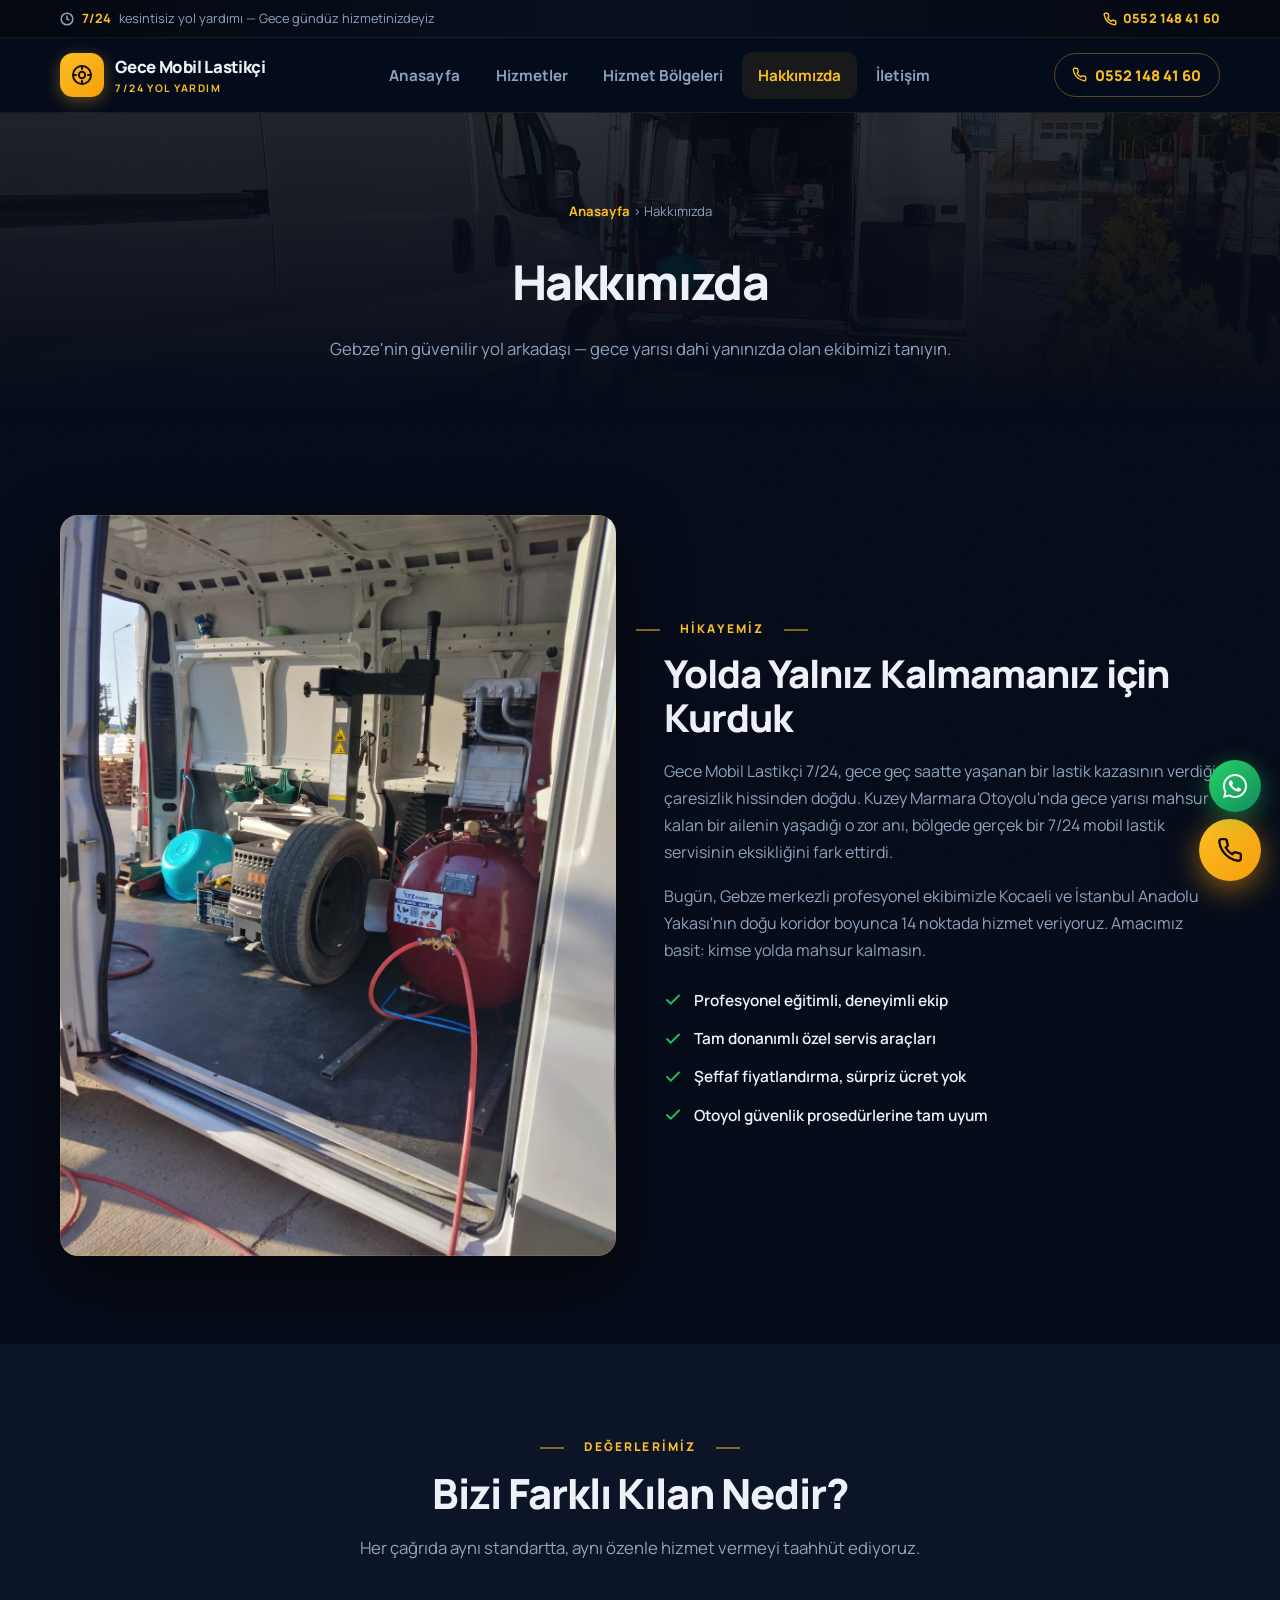
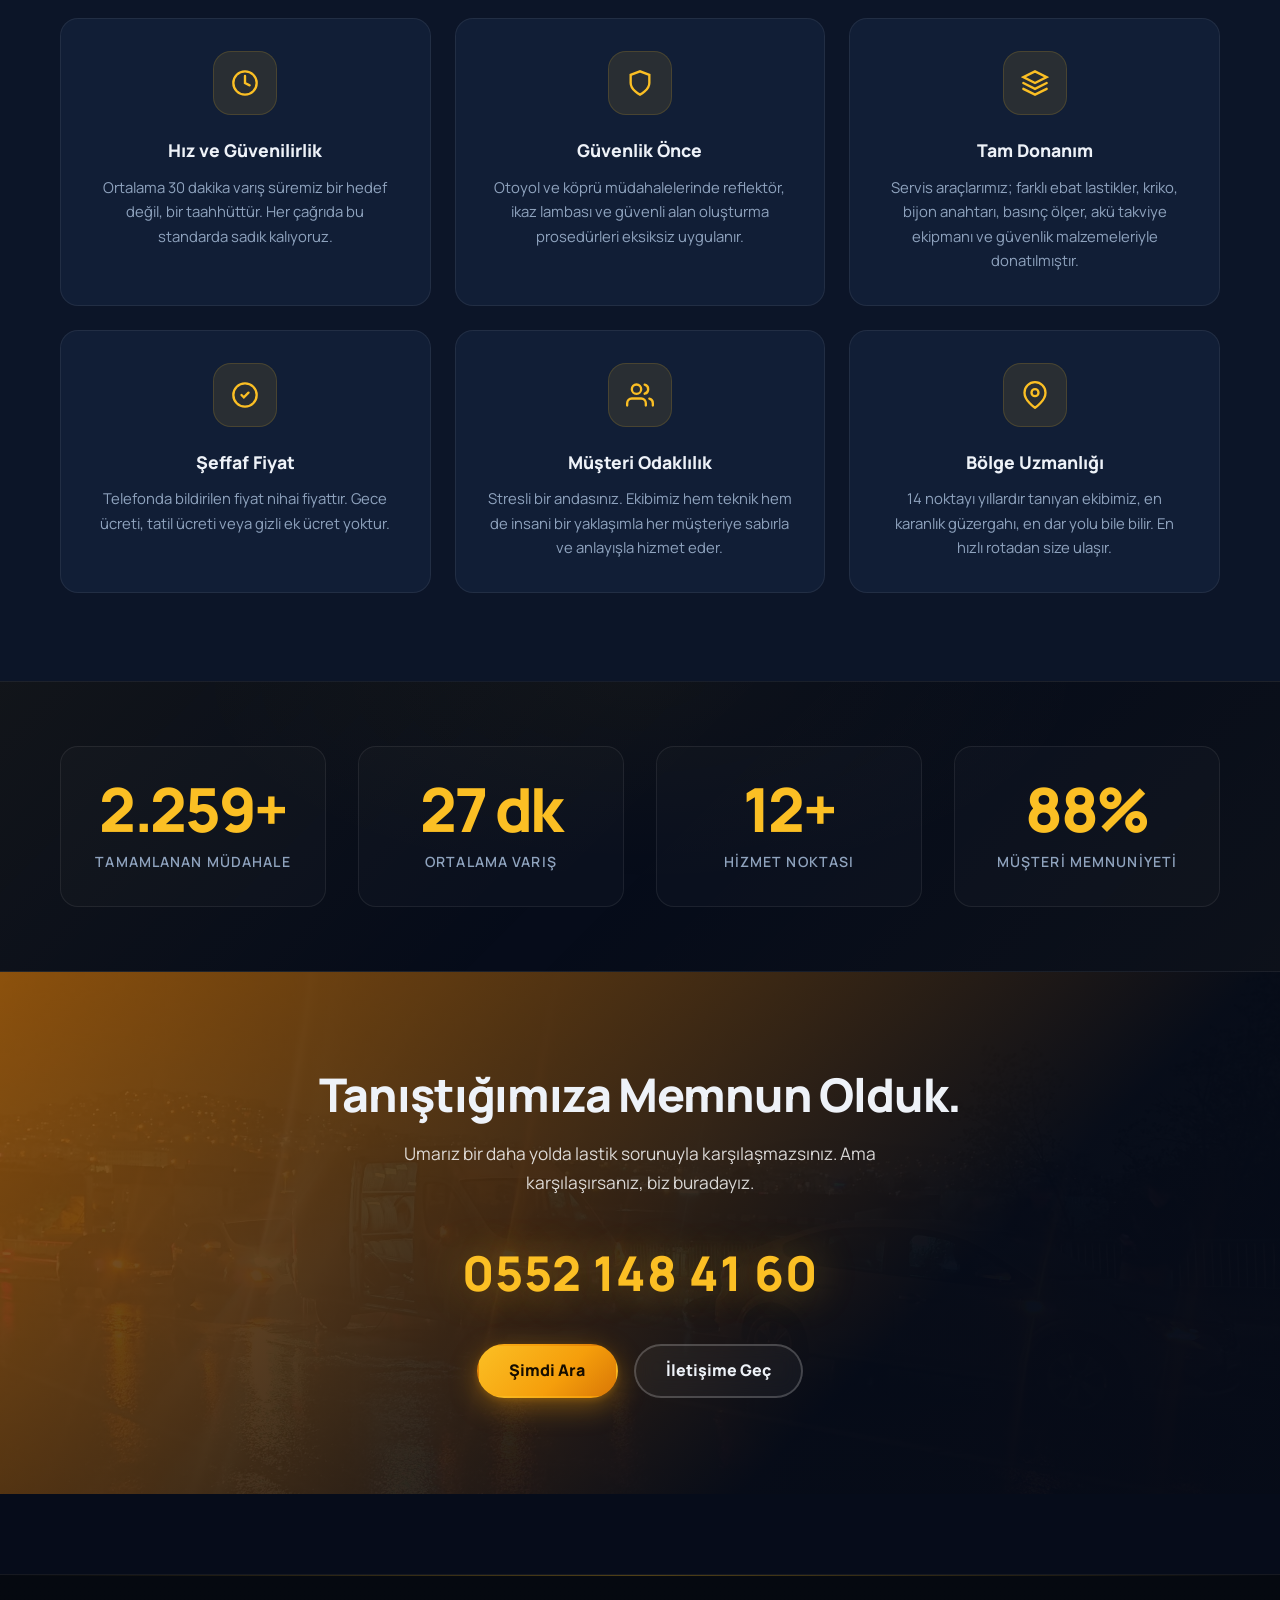
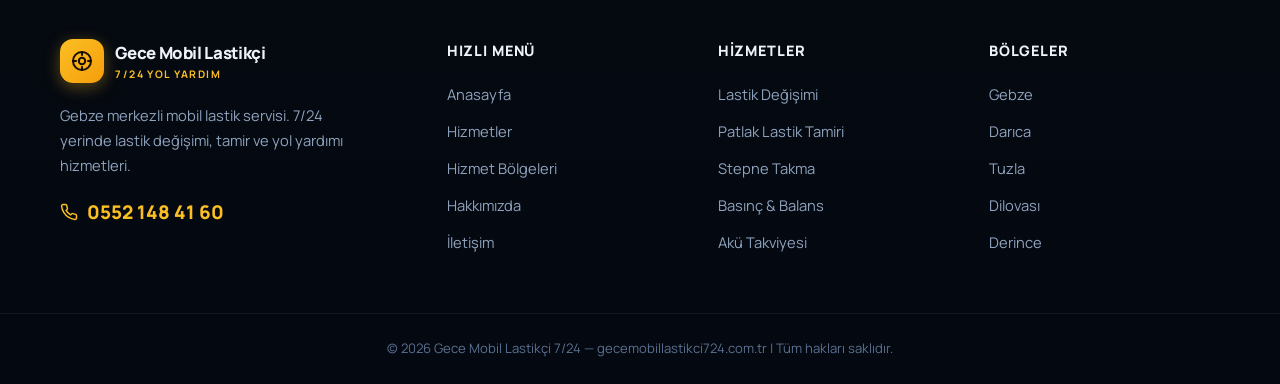
<file: hakkimizda.html>
<!DOCTYPE html>
<html lang="tr">
<head>
  <meta charset="UTF-8">
  <meta name="viewport" content="width=device-width, initial-scale=1.0">
  <title>Hakkımızda | Gece Mobil Lastikçi 7/24 — Gebze Merkezli Yol Yardım</title>
  <meta name="description" content="Gece Mobil Lastikçi 7/24 hakkında bilgi edinin. Gebze merkezli profesyonel mobil lastik ve yol yardım ekibimizi tanıyın. 0552 148 41 60">
  <meta name="robots" content="index, follow">
  <link rel="canonical" href="https://gecemobillastikci724.com.tr/hakkimizda">
  <link rel="icon" href="data:image/svg+xml,<svg xmlns='http://www.w3.org/2000/svg' viewBox='0 0 100 100'><circle cx='50' cy='50' r='46' fill='%23f59e0b'/><circle cx='50' cy='50' r='20' fill='%230b1220'/></svg>">
  <link rel="preconnect" href="https://fonts.googleapis.com">
  <link rel="preconnect" href="https://fonts.gstatic.com" crossorigin>
  <link href="https://fonts.googleapis.com/css2?family=Manrope:wght@400;600;700;800;900&display=swap" rel="stylesheet">
  <link rel="stylesheet" href="css/style.css">
  <style>
    .value-card {
      background: var(--bg-card);
      border: 1px solid var(--border);
      border-radius: var(--radius);
      padding: 2rem;
      text-align: center;
      transition: transform var(--transition), border-color var(--transition), box-shadow var(--transition);
    }
    .value-card:hover {
      transform: translateY(-5px);
      border-color: var(--border-gold);
      box-shadow: var(--shadow);
    }
    .value-icon {
      width: 64px; height: 64px;
      border-radius: 18px;
      background: rgba(251,191,36,0.1);
      border: 1px solid rgba(251,191,36,0.15);
      display: grid;
      place-items: center;
      color: var(--accent);
      margin: 0 auto 1.3rem;
    }
    .value-card h3 { font-size: 1.1rem; font-weight: 800; margin-bottom: 0.6rem; }
    .value-card p { color: var(--text-soft); font-size: 0.93rem; line-height: 1.65; }
    .team-card {
      background: var(--bg-card);
      border: 1px solid var(--border);
      border-radius: var(--radius);
      padding: 2rem;
      text-align: center;
      transition: transform var(--transition), border-color var(--transition);
    }
    .team-card:hover { transform: translateY(-4px); border-color: var(--border-gold); }
    .team-avatar {
      width: 72px; height: 72px;
      border-radius: 50%;
      background: linear-gradient(135deg, var(--accent), var(--accent-dark));
      display: grid;
      place-items: center;
      font-size: 1.6rem;
      font-weight: 900;
      color: var(--accent-ink);
      margin: 0 auto 1rem;
    }
    .team-card h3 { font-size: 1.05rem; font-weight: 800; }
    .team-card .role { font-size: 0.82rem; color: var(--accent); font-weight: 700; text-transform: uppercase; letter-spacing: 0.08em; margin-bottom: 0.6rem; display: block; }
    .team-card p { color: var(--text-soft); font-size: 0.9rem; line-height: 1.6; }
  </style>
</head>
<body>

  <!-- Üst şerit -->
  <div class="topbar">
    <div class="container">
      <span>
        <svg width="14" height="14" viewBox="0 0 24 24" fill="none" stroke="currentColor" stroke-width="2.5"><circle cx="12" cy="12" r="10"/><path d="M12 6v6l4 2"/></svg>
        <strong>7/24</strong> kesintisiz yol yardımı — Gece gündüz hizmetinizdeyiz
      </span>
      <a href="tel:+905521484160" aria-label="Telefon ile ara">
        <svg width="14" height="14" viewBox="0 0 24 24" fill="none" stroke="currentColor" stroke-width="2.5" stroke-linecap="round"><path d="M22 16.92v3a2 2 0 0 1-2.18 2 19.79 19.79 0 0 1-8.63-3.07 19.5 19.5 0 0 1-6-6A19.79 19.79 0 0 1 2.12 4.18 2 2 0 0 1 4.11 2h3a2 2 0 0 1 2 1.72c.13.96.36 1.9.7 2.81a2 2 0 0 1-.45 2.11L8.09 9.91a16 16 0 0 0 6 6l1.27-1.27a2 2 0 0 1 2.11-.45c.91.34 1.85.57 2.81.7A2 2 0 0 1 22 16.92z"/></svg>
        0552 148 41 60
      </a>
    </div>
  </div>

  <!-- Header -->
  <header class="site-header" id="siteHeader">
    <div class="container navbar">
      <a href="/" class="brand" aria-label="Gece Mobil Lastikçi 7/24 ana sayfa">
        <span class="brand-badge" aria-hidden="true">
          <svg width="24" height="24" viewBox="0 0 24 24" fill="none" stroke="currentColor" stroke-width="2" stroke-linecap="round"><circle cx="12" cy="12" r="9"/><circle cx="12" cy="12" r="3.2"/><path d="M12 3v3M12 18v3M3 12h3M18 12h3"/></svg>
        </span>
        <span>Gece Mobil Lastikçi<small>7/24 Yol Yardım</small></span>
      </a>
      <nav aria-label="Ana menü">
        <ul class="nav-links" id="navLinks">
          <li><a href="/">Anasayfa</a></li>
          <li><a href="/hizmetler">Hizmetler</a></li>
          <li><a href="/hizmet-bolgeleri">Hizmet Bölgeleri</a></li>
          <li><a href="/hakkimizda" class="active" aria-current="page">Hakkımızda</a></li>
          <li><a href="/iletisim">İletişim</a></li>
        </ul>
      </nav>
      <a href="tel:+905521484160" class="nav-cta">
        <svg width="15" height="15" viewBox="0 0 24 24" fill="none" stroke="currentColor" stroke-width="2.2" stroke-linecap="round"><path d="M22 16.92v3a2 2 0 0 1-2.18 2 19.79 19.79 0 0 1-8.63-3.07 19.5 19.5 0 0 1-6-6A19.79 19.79 0 0 1 2.12 4.18 2 2 0 0 1 4.11 2h3a2 2 0 0 1 2 1.72c.13.96.36 1.9.7 2.81a2 2 0 0 1-.45 2.11L8.09 9.91a16 16 0 0 0 6 6l1.27-1.27a2 2 0 0 1 2.11-.45c.91.34 1.85.57 2.81.7A2 2 0 0 1 22 16.92z"/></svg>
        0552 148 41 60
      </a>
      <button class="hamburger" id="hamburgerBtn" aria-label="Menüyü aç" aria-expanded="false" aria-controls="navLinks">
        <svg width="22" height="22" viewBox="0 0 24 24" fill="none" stroke="currentColor" stroke-width="2" stroke-linecap="round"><path d="M4 7h16M4 12h16M4 17h16"/></svg>
      </button>
    </div>
  </header>

  <main>
    <!-- Sayfa başlığı -->
    <section class="page-hero">
      <div class="page-hero-bg" aria-hidden="true">
        <img src="img/servis-araci-acik-kapi.jpg" alt="" loading="eager">
      </div>
      <div class="container">
        <nav class="breadcrumb" aria-label="Konum">
          <a href="/">Anasayfa</a> &rsaquo; Hakkımızda
        </nav>
        <h1>Hakkımızda</h1>
        <p>Gebze'nin güvenilir yol arkadaşı — gece yarısı dahi yanınızda olan ekibimizi tanıyın.</p>
      </div>
    </section>

    <!-- Hikaye -->
    <section class="section">
      <div class="container split reveal">
        <div class="split-media">
          <img src="img/servis-araci-lastik-stok.jpg" alt="Gece Mobil Lastikçi ekibi" loading="lazy">
        </div>
        <div>
          <span class="eyebrow">Hikayemiz</span>
          <h2>Yolda Yalnız Kalmamanız için Kurduk</h2>
          <p>Gece Mobil Lastikçi 7/24, gece geç saatte yaşanan bir lastik kazasının verdiği çaresizlik hissinden doğdu. Kuzey Marmara Otoyolu'nda gece yarısı mahsur kalan bir ailenin yaşadığı o zor anı, bölgede gerçek bir 7/24 mobil lastik servisinin eksikliğini fark ettirdi.</p>
          <p style="margin-top:1rem">Bugün, Gebze merkezli profesyonel ekibimizle Kocaeli ve İstanbul Anadolu Yakası'nın doğu koridor boyunca 14 noktada hizmet veriyoruz. Amacımız basit: kimse yolda mahsur kalmasın.</p>
          <ul class="check-list" style="margin-top:1.5rem">
            <li>
              <svg width="18" height="18" viewBox="0 0 24 24" fill="none" stroke="currentColor" stroke-width="2.5" stroke-linecap="round"><path d="M20 6 9 17l-5-5"/></svg>
              Profesyonel eğitimli, deneyimli ekip
            </li>
            <li>
              <svg width="18" height="18" viewBox="0 0 24 24" fill="none" stroke="currentColor" stroke-width="2.5" stroke-linecap="round"><path d="M20 6 9 17l-5-5"/></svg>
              Tam donanımlı özel servis araçları
            </li>
            <li>
              <svg width="18" height="18" viewBox="0 0 24 24" fill="none" stroke="currentColor" stroke-width="2.5" stroke-linecap="round"><path d="M20 6 9 17l-5-5"/></svg>
              Şeffaf fiyatlandırma, sürpriz ücret yok
            </li>
            <li>
              <svg width="18" height="18" viewBox="0 0 24 24" fill="none" stroke="currentColor" stroke-width="2.5" stroke-linecap="round"><path d="M20 6 9 17l-5-5"/></svg>
              Otoyol güvenlik prosedürlerine tam uyum
            </li>
          </ul>
        </div>
      </div>
    </section>

    <!-- Değerler -->
    <section class="section section-alt">
      <div class="container">
        <div class="section-head reveal">
          <span class="eyebrow">Değerlerimiz</span>
          <h2>Bizi Farklı Kılan Nedir?</h2>
          <p>Her çağrıda aynı standartta, aynı özenle hizmet vermeyi taahhüt ediyoruz.</p>
        </div>
        <div class="grid grid-3">
          <div class="value-card reveal delay-1">
            <div class="value-icon">
              <svg width="28" height="28" viewBox="0 0 24 24" fill="none" stroke="currentColor" stroke-width="2" stroke-linecap="round"><circle cx="12" cy="12" r="10"/><path d="M12 6v6l4 2"/></svg>
            </div>
            <h3>Hız ve Güvenilirlik</h3>
            <p>Ortalama 30 dakika varış süremiz bir hedef değil, bir taahhüttür. Her çağrıda bu standarda sadık kalıyoruz.</p>
          </div>
          <div class="value-card reveal delay-2">
            <div class="value-icon">
              <svg width="28" height="28" viewBox="0 0 24 24" fill="none" stroke="currentColor" stroke-width="2" stroke-linecap="round"><path d="M12 22s8-4 8-10V5l-8-3-8 3v7c0 6 8 10 8 10z"/></svg>
            </div>
            <h3>Güvenlik Önce</h3>
            <p>Otoyol ve köprü müdahalelerinde reflektör, ikaz lambası ve güvenli alan oluşturma prosedürleri eksiksiz uygulanır.</p>
          </div>
          <div class="value-card reveal delay-3">
            <div class="value-icon">
              <svg width="28" height="28" viewBox="0 0 24 24" fill="none" stroke="currentColor" stroke-width="2" stroke-linecap="round"><path d="M12 2 2 7l10 5 10-5-10-5z"/><path d="m2 17 10 5 10-5"/><path d="m2 12 10 5 10-5"/></svg>
            </div>
            <h3>Tam Donanım</h3>
            <p>Servis araçlarımız; farklı ebat lastikler, kriko, bijon anahtarı, basınç ölçer, akü takviye ekipmanı ve güvenlik malzemeleriyle donatılmıştır.</p>
          </div>
          <div class="value-card reveal delay-1">
            <div class="value-icon">
              <svg width="28" height="28" viewBox="0 0 24 24" fill="none" stroke="currentColor" stroke-width="2" stroke-linecap="round"><circle cx="12" cy="12" r="10"/><path d="m9 12 2 2 4-4"/></svg>
            </div>
            <h3>Şeffaf Fiyat</h3>
            <p>Telefonda bildirilen fiyat nihai fiyattır. Gece ücreti, tatil ücreti veya gizli ek ücret yoktur.</p>
          </div>
          <div class="value-card reveal delay-2">
            <div class="value-icon">
              <svg width="28" height="28" viewBox="0 0 24 24" fill="none" stroke="currentColor" stroke-width="2" stroke-linecap="round"><path d="M17 21v-2a4 4 0 0 0-4-4H5a4 4 0 0 0-4 4v2"/><circle cx="9" cy="7" r="4"/><path d="M23 21v-2a4 4 0 0 0-3-3.87"/><path d="M16 3.13a4 4 0 0 1 0 7.75"/></svg>
            </div>
            <h3>Müşteri Odaklılık</h3>
            <p>Stresli bir andasınız. Ekibimiz hem teknik hem de insani bir yaklaşımla her müşteriye sabırla ve anlayışla hizmet eder.</p>
          </div>
          <div class="value-card reveal delay-3">
            <div class="value-icon">
              <svg width="28" height="28" viewBox="0 0 24 24" fill="none" stroke="currentColor" stroke-width="2" stroke-linecap="round"><path d="M21 10c0 7-9 13-9 13s-9-6-9-13a9 9 0 0 1 18 0z"/><circle cx="12" cy="10" r="3"/></svg>
            </div>
            <h3>Bölge Uzmanlığı</h3>
            <p>14 noktayı yıllardır tanıyan ekibimiz, en karanlık güzergahı, en dar yolu bile bilir. En hızlı rotadan size ulaşır.</p>
          </div>
        </div>
      </div>
    </section>

    <!-- İstatistikler -->
    <section class="stats-section">
      <div class="container">
        <div class="stats-grid">
          <div class="stat-card reveal delay-1">
            <span class="stat-number" data-count="2500" data-suffix="+">2500+</span>
            <span class="stat-label">Tamamlanan Müdahale</span>
          </div>
          <div class="stat-card reveal delay-2">
            <span class="stat-number" data-count="30" data-suffix=" dk">30 dk</span>
            <span class="stat-label">Ortalama Varış</span>
          </div>
          <div class="stat-card reveal delay-3">
            <span class="stat-number" data-count="14" data-suffix="+">14+</span>
            <span class="stat-label">Hizmet Noktası</span>
          </div>
          <div class="stat-card reveal delay-4">
            <span class="stat-number" data-count="98" data-suffix="%">98%</span>
            <span class="stat-label">Müşteri Memnuniyeti</span>
          </div>
        </div>
      </div>
    </section>

    <!-- CTA -->
    <section class="cta-band">
      <div class="cta-band-bg" aria-hidden="true">
        <img src="img/yagmurlu-gece-kopru-servis.jpg" alt="" loading="lazy">
      </div>
      <div class="container">
        <h2 class="reveal">Tanıştığımıza Memnun Olduk.</h2>
        <p class="reveal delay-1">Umarız bir daha yolda lastik sorunuyla karşılaşmazsınız. Ama karşılaşırsanız, biz buradayız.</p>
        <a class="phone-big reveal delay-2" href="tel:+905521484160">0552 148 41 60</a>
        <div class="cta-band-actions reveal delay-3">
          <a href="tel:+905521484160" class="btn btn-primary">Şimdi Ara</a>
          <a href="/iletisim" class="btn btn-ghost">İletişime Geç</a>
        </div>
      </div>
    </section>
  </main>

  <!-- Footer -->
  <footer class="site-footer">
    <div class="container footer-grid">
      <div>
        <a href="/" class="brand" style="margin-bottom:1.2rem;display:inline-flex">
          <span class="brand-badge" aria-hidden="true">
            <svg width="24" height="24" viewBox="0 0 24 24" fill="none" stroke="currentColor" stroke-width="2" stroke-linecap="round"><circle cx="12" cy="12" r="9"/><circle cx="12" cy="12" r="3.2"/><path d="M12 3v3M12 18v3M3 12h3M18 12h3"/></svg>
          </span>
          <span>Gece Mobil Lastikçi<small>7/24 Yol Yardım</small></span>
        </a>
        <p class="footer-about">Gebze merkezli mobil lastik servisi. 7/24 yerinde lastik değişimi, tamir ve yol yardımı hizmetleri.</p>
        <a href="tel:+905521484160" class="footer-phone">
          <svg width="18" height="18" viewBox="0 0 24 24" fill="none" stroke="currentColor" stroke-width="2" stroke-linecap="round"><path d="M22 16.92v3a2 2 0 0 1-2.18 2 19.79 19.79 0 0 1-8.63-3.07 19.5 19.5 0 0 1-6-6A19.79 19.79 0 0 1 2.12 4.18 2 2 0 0 1 4.11 2h3a2 2 0 0 1 2 1.72c.13.96.36 1.9.7 2.81a2 2 0 0 1-.45 2.11L8.09 9.91a16 16 0 0 0 6 6l1.27-1.27a2 2 0 0 1 2.11-.45c.91.34 1.85.57 2.81.7A2 2 0 0 1 22 16.92z"/></svg>
          0552 148 41 60
        </a>
      </div>
      <div>
        <h4>Hızlı Menü</h4>
        <ul>
          <li><a href="/">Anasayfa</a></li>
          <li><a href="/hizmetler">Hizmetler</a></li>
          <li><a href="/hizmet-bolgeleri">Hizmet Bölgeleri</a></li>
          <li><a href="/hakkimizda">Hakkımızda</a></li>
          <li><a href="/iletisim">İletişim</a></li>
        </ul>
      </div>
      <div>
        <h4>Hizmetler</h4>
        <ul>
          <li><a href="/hizmetler">Lastik Değişimi</a></li>
          <li><a href="/hizmetler">Patlak Lastik Tamiri</a></li>
          <li><a href="/hizmetler">Stepne Takma</a></li>
          <li><a href="/hizmetler">Basınç &amp; Balans</a></li>
          <li><a href="/hizmetler">Akü Takviyesi</a></li>
        </ul>
      </div>
      <div>
        <h4>Bölgeler</h4>
        <ul>
          <li><a href="/hizmet-bolgeleri">Gebze</a></li>
          <li><a href="/hizmet-bolgeleri">Darıca</a></li>
          <li><a href="/hizmet-bolgeleri">Tuzla</a></li>
          <li><a href="/hizmet-bolgeleri">Dilovası</a></li>
          <li><a href="/hizmet-bolgeleri">Derince</a></li>
        </ul>
      </div>
    </div>
    <div class="footer-bottom">
      <div class="container">
        &copy; <span id="year">2026</span> Gece Mobil Lastikçi 7/24 — gecemobillastikci724.com.tr | Tüm hakları saklıdır.
      </div>
    </div>
  </footer>

  <a href="tel:+905521484160" class="float-call" aria-label="Hemen ara: 0552 148 41 60">
    <svg width="26" height="26" viewBox="0 0 24 24" fill="none" stroke="currentColor" stroke-width="2.2" stroke-linecap="round"><path d="M22 16.92v3a2 2 0 0 1-2.18 2 19.79 19.79 0 0 1-8.63-3.07 19.5 19.5 0 0 1-6-6A19.79 19.79 0 0 1 2.12 4.18 2 2 0 0 1 4.11 2h3a2 2 0 0 1 2 1.72c.13.96.36 1.9.7 2.81a2 2 0 0 1-.45 2.11L8.09 9.91a16 16 0 0 0 6 6l1.27-1.27a2 2 0 0 1 2.11-.45c.91.34 1.85.57 2.81.7A2 2 0 0 1 22 16.92z"/></svg>
  </a>
  <a href="https://wa.me/905521484160?text=Merhaba%2C%20lastik%20yard%C4%B1m%C4%B1na%20ihtiyac%C4%B1m%20var." class="float-whatsapp" aria-label="WhatsApp ile yaz" target="_blank" rel="noopener">
    <svg width="24" height="24" viewBox="0 0 24 24" fill="currentColor"><path d="M17.472 14.382c-.297-.149-1.758-.867-2.03-.967-.273-.099-.471-.148-.67.15-.197.297-.767.966-.94 1.164-.173.199-.347.223-.644.075-.297-.15-1.255-.463-2.39-1.475-.883-.788-1.48-1.761-1.653-2.059-.173-.297-.018-.458.13-.606.134-.133.298-.347.446-.52.149-.174.198-.298.298-.497.099-.198.05-.371-.025-.52-.075-.149-.669-1.612-.916-2.207-.242-.579-.487-.5-.669-.51-.173-.008-.371-.01-.57-.01-.198 0-.52.074-.792.372-.272.297-1.04 1.016-1.04 2.479 0 1.462 1.065 2.875 1.213 3.074.149.198 2.096 3.2 5.077 4.487.709.306 1.262.489 1.694.625.712.227 1.36.195 1.871.118.571-.085 1.758-.719 2.006-1.413.248-.694.248-1.289.173-1.413-.074-.124-.272-.198-.57-.347z"/><path d="M12 0C5.373 0 0 5.373 0 12c0 2.136.564 4.14 1.544 5.872L0 24l6.296-1.516A11.946 11.946 0 0 0 12 24c6.627 0 12-5.373 12-12S18.627 0 12 0zm0 22c-1.89 0-3.667-.498-5.214-1.37l-.374-.216-3.875.933.974-3.778-.234-.389A9.955 9.955 0 0 1 2 12C2 6.477 6.477 2 12 2s10 4.477 10 10-4.477 10-10 10z"/></svg>
  </a>

  <script src="js/main.js" defer></script>
</body>
</html>
</file>
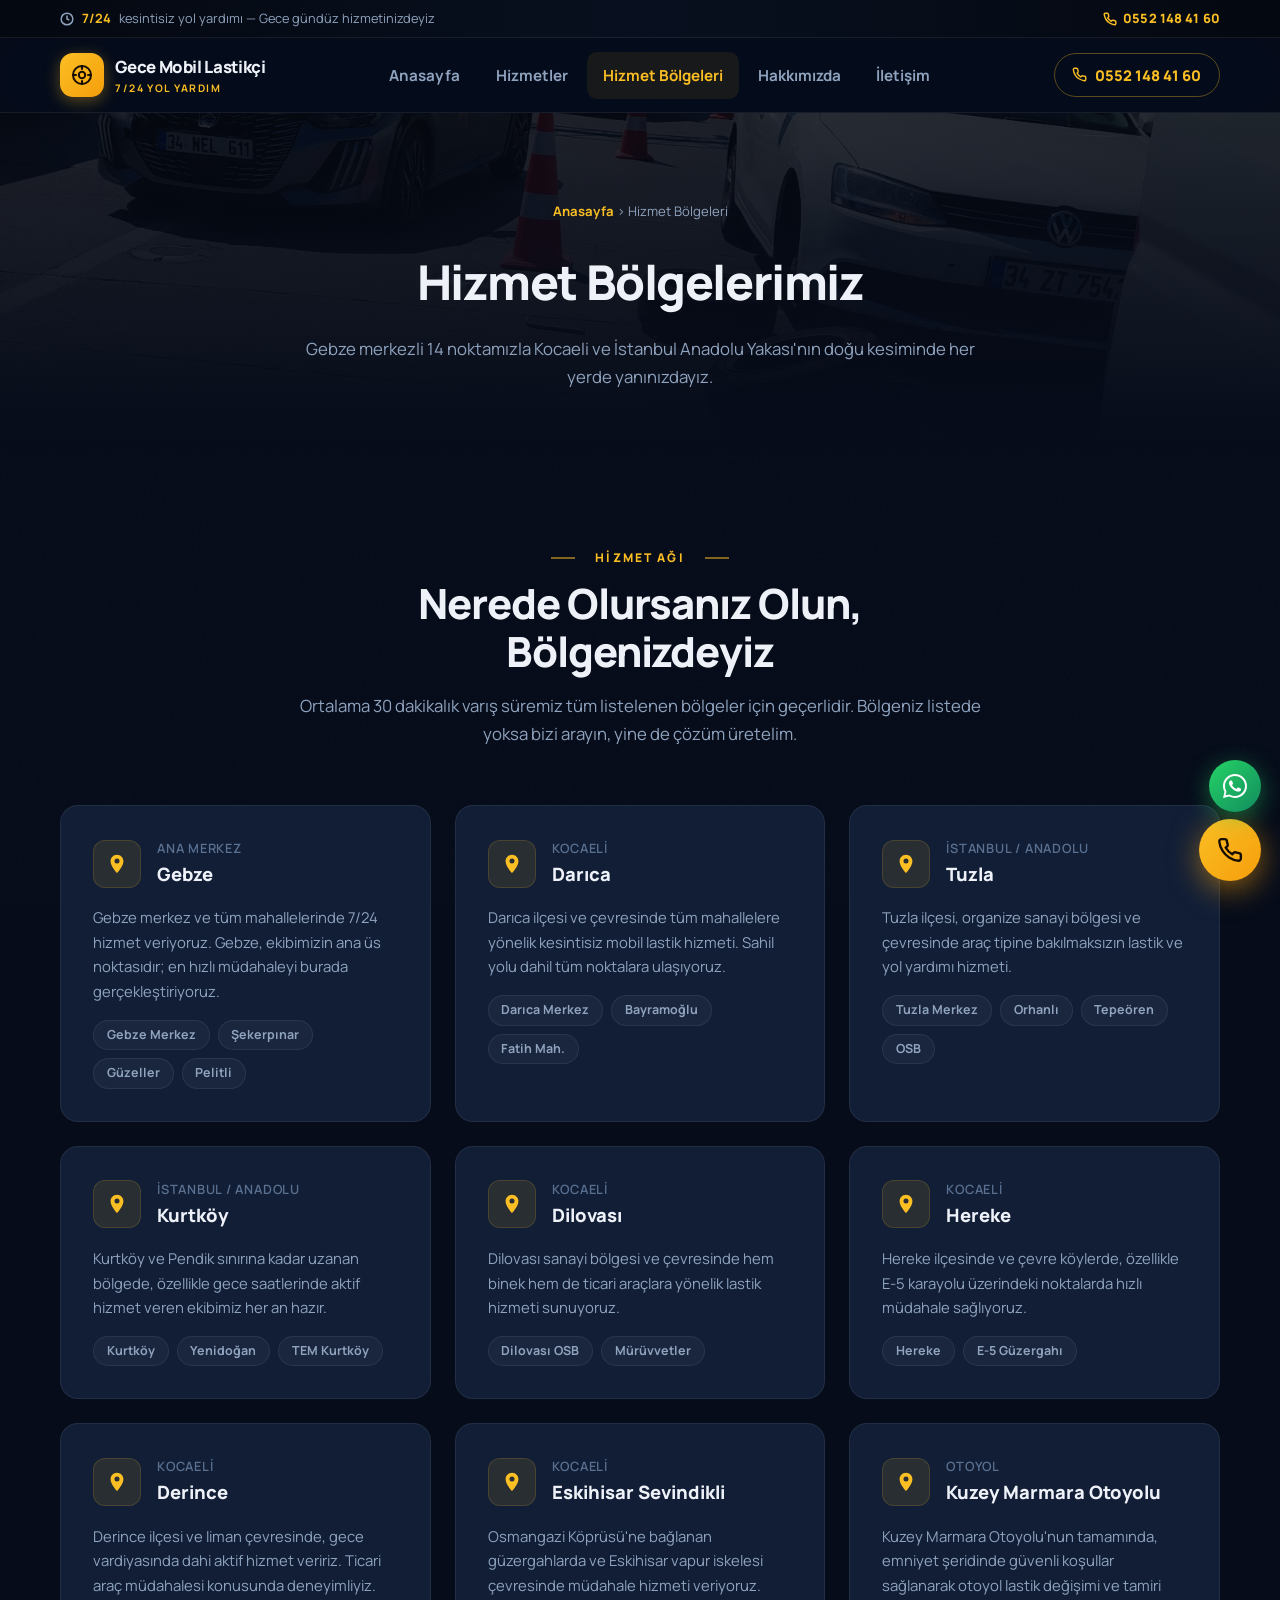
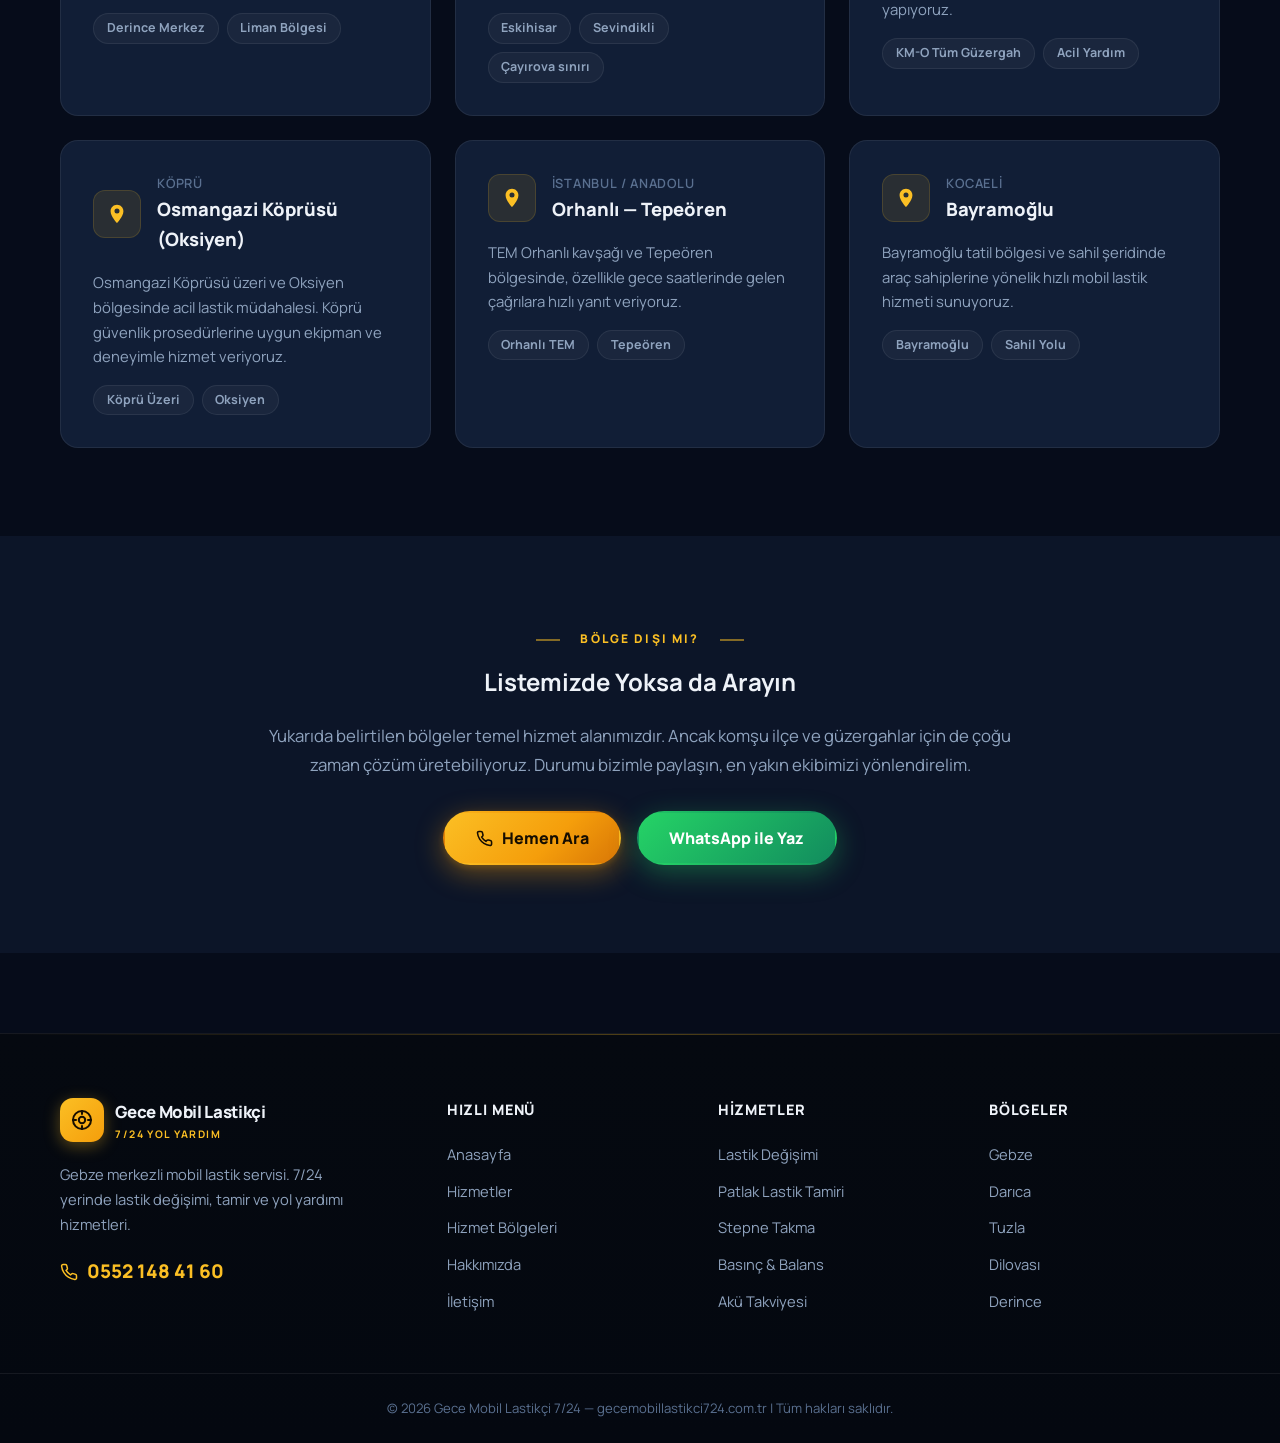
<file: hizmet-bolgeleri.html>
<!DOCTYPE html>
<html lang="tr">
<head>
  <meta charset="UTF-8">
  <meta name="viewport" content="width=device-width, initial-scale=1.0">
  <title>Hizmet Bölgeleri | Gece Mobil Lastikçi 7/24 — Gebze, Darıca, Tuzla ve Çevresi</title>
  <meta name="description" content="Gebze, Darıca, Tuzla, Dilovası, Kurtköy, Kuzey Marmara Otoyolu dahil 14 bölgede 7/24 mobil lastik hizmeti. 0552 148 41 60">
  <meta name="robots" content="index, follow">
  <link rel="canonical" href="https://gecemobillastikci724.com.tr/hizmet-bolgeleri">
  <link rel="icon" href="data:image/svg+xml,<svg xmlns='http://www.w3.org/2000/svg' viewBox='0 0 100 100'><circle cx='50' cy='50' r='46' fill='%23f59e0b'/><circle cx='50' cy='50' r='20' fill='%230b1220'/></svg>">
  <link rel="preconnect" href="https://fonts.googleapis.com">
  <link rel="preconnect" href="https://fonts.gstatic.com" crossorigin>
  <link href="https://fonts.googleapis.com/css2?family=Manrope:wght@400;600;700;800;900&display=swap" rel="stylesheet">
  <link rel="stylesheet" href="css/style.css">
  <style>
    /* Bölge detay kartları */
    .area-grid {
      display: grid;
      gap: 1.5rem;
    }
    .area-card {
      background: var(--bg-card);
      border: 1px solid var(--border);
      border-radius: var(--radius);
      padding: 2rem;
      transition: transform var(--transition), border-color var(--transition), box-shadow var(--transition);
      position: relative;
      overflow: hidden;
    }
    .area-card::before {
      content: "";
      position: absolute;
      top: 0; left: 0; right: 0;
      height: 3px;
      background: linear-gradient(90deg, var(--accent), transparent);
      opacity: 0;
      transition: opacity var(--transition);
    }
    .area-card:hover {
      transform: translateY(-5px);
      border-color: var(--border-gold);
      box-shadow: var(--shadow);
    }
    .area-card:hover::before { opacity: 1; }
    .area-card-header {
      display: flex;
      align-items: center;
      gap: 1rem;
      margin-bottom: 1rem;
    }
    .area-icon {
      width: 48px; height: 48px;
      border-radius: 12px;
      background: rgba(251,191,36,0.1);
      border: 1px solid rgba(251,191,36,0.15);
      display: grid;
      place-items: center;
      color: var(--accent);
      flex-shrink: 0;
    }
    .area-card h3 { font-size: 1.15rem; font-weight: 800; }
    .area-card .area-sub {
      font-size: 0.8rem;
      color: var(--text-muted);
      font-weight: 600;
      text-transform: uppercase;
      letter-spacing: 0.06em;
    }
    .area-card p { color: var(--text-soft); font-size: 0.93rem; line-height: 1.65; }
    .area-tags {
      display: flex;
      flex-wrap: wrap;
      gap: 0.5rem;
      margin-top: 1rem;
    }
    .area-tag {
      background: rgba(255,255,255,0.04);
      border: 1px solid var(--border);
      border-radius: 999px;
      padding: 0.25rem 0.8rem;
      font-size: 0.78rem;
      font-weight: 700;
      color: var(--text-soft);
    }
    @media (min-width: 768px) {
      .area-grid { grid-template-columns: repeat(2, 1fr); }
    }
    @media (min-width: 1024px) {
      .area-grid { grid-template-columns: repeat(3, 1fr); }
    }
  </style>
</head>
<body>

  <!-- Üst şerit -->
  <div class="topbar">
    <div class="container">
      <span>
        <svg width="14" height="14" viewBox="0 0 24 24" fill="none" stroke="currentColor" stroke-width="2.5"><circle cx="12" cy="12" r="10"/><path d="M12 6v6l4 2"/></svg>
        <strong>7/24</strong> kesintisiz yol yardımı — Gece gündüz hizmetinizdeyiz
      </span>
      <a href="tel:+905521484160" aria-label="Telefon ile ara">
        <svg width="14" height="14" viewBox="0 0 24 24" fill="none" stroke="currentColor" stroke-width="2.5" stroke-linecap="round"><path d="M22 16.92v3a2 2 0 0 1-2.18 2 19.79 19.79 0 0 1-8.63-3.07 19.5 19.5 0 0 1-6-6A19.79 19.79 0 0 1 2.12 4.18 2 2 0 0 1 4.11 2h3a2 2 0 0 1 2 1.72c.13.96.36 1.9.7 2.81a2 2 0 0 1-.45 2.11L8.09 9.91a16 16 0 0 0 6 6l1.27-1.27a2 2 0 0 1 2.11-.45c.91.34 1.85.57 2.81.7A2 2 0 0 1 22 16.92z"/></svg>
        0552 148 41 60
      </a>
    </div>
  </div>

  <!-- Header -->
  <header class="site-header" id="siteHeader">
    <div class="container navbar">
      <a href="/" class="brand" aria-label="Gece Mobil Lastikçi 7/24 ana sayfa">
        <span class="brand-badge" aria-hidden="true">
          <svg width="24" height="24" viewBox="0 0 24 24" fill="none" stroke="currentColor" stroke-width="2" stroke-linecap="round"><circle cx="12" cy="12" r="9"/><circle cx="12" cy="12" r="3.2"/><path d="M12 3v3M12 18v3M3 12h3M18 12h3"/></svg>
        </span>
        <span>Gece Mobil Lastikçi<small>7/24 Yol Yardım</small></span>
      </a>
      <nav aria-label="Ana menü">
        <ul class="nav-links" id="navLinks">
          <li><a href="/">Anasayfa</a></li>
          <li><a href="/hizmetler">Hizmetler</a></li>
          <li><a href="/hizmet-bolgeleri" class="active" aria-current="page">Hizmet Bölgeleri</a></li>
          <li><a href="/hakkimizda">Hakkımızda</a></li>
          <li><a href="/iletisim">İletişim</a></li>
        </ul>
      </nav>
      <a href="tel:+905521484160" class="nav-cta">
        <svg width="15" height="15" viewBox="0 0 24 24" fill="none" stroke="currentColor" stroke-width="2.2" stroke-linecap="round"><path d="M22 16.92v3a2 2 0 0 1-2.18 2 19.79 19.79 0 0 1-8.63-3.07 19.5 19.5 0 0 1-6-6A19.79 19.79 0 0 1 2.12 4.18 2 2 0 0 1 4.11 2h3a2 2 0 0 1 2 1.72c.13.96.36 1.9.7 2.81a2 2 0 0 1-.45 2.11L8.09 9.91a16 16 0 0 0 6 6l1.27-1.27a2 2 0 0 1 2.11-.45c.91.34 1.85.57 2.81.7A2 2 0 0 1 22 16.92z"/></svg>
        0552 148 41 60
      </a>
      <button class="hamburger" id="hamburgerBtn" aria-label="Menüyü aç" aria-expanded="false" aria-controls="navLinks">
        <svg width="22" height="22" viewBox="0 0 24 24" fill="none" stroke="currentColor" stroke-width="2" stroke-linecap="round"><path d="M4 7h16M4 12h16M4 17h16"/></svg>
      </button>
    </div>
  </header>

  <main>
    <!-- Sayfa başlığı -->
    <section class="page-hero">
      <div class="page-hero-bg" aria-hidden="true">
        <img src="img/gunduz-trafik-konisi-lastik.jpg" alt="" loading="eager">
      </div>
      <div class="container">
        <nav class="breadcrumb" aria-label="Konum">
          <a href="/">Anasayfa</a> &rsaquo; Hizmet Bölgeleri
        </nav>
        <h1>Hizmet Bölgelerimiz</h1>
        <p>Gebze merkezli 14 noktamızla Kocaeli ve İstanbul Anadolu Yakası'nın doğu kesiminde her yerde yanınızdayız.</p>
      </div>
    </section>

    <!-- Bölge kartları -->
    <section class="section">
      <div class="container">
        <div class="section-head reveal">
          <span class="eyebrow">Hizmet Ağı</span>
          <h2>Nerede Olursanız Olun, Bölgenizdeyiz</h2>
          <p>Ortalama 30 dakikalık varış süremiz tüm listelenen bölgeler için geçerlidir. Bölgeniz listede yoksa bizi arayın, yine de çözüm üretelim.</p>
        </div>
        <div class="area-grid">

          <div class="area-card reveal delay-1">
            <div class="area-card-header">
              <div class="area-icon"><svg width="22" height="22" viewBox="0 0 24 24" fill="currentColor"><path d="M12 2C8.13 2 5 5.13 5 9c0 5.25 7 13 7 13s7-7.75 7-13c0-3.87-3.13-7-7-7zm0 9.5A2.5 2.5 0 1 1 12 6a2.5 2.5 0 0 1 0 5.5z"/></svg></div>
              <div>
                <div class="area-sub">Ana Merkez</div>
                <h3>Gebze</h3>
              </div>
            </div>
            <p>Gebze merkez ve tüm mahallelerinde 7/24 hizmet veriyoruz. Gebze, ekibimizin ana üs noktasıdır; en hızlı müdahaleyi burada gerçekleştiriyoruz.</p>
            <div class="area-tags">
              <span class="area-tag">Gebze Merkez</span>
              <span class="area-tag">Şekerpınar</span>
              <span class="area-tag">Güzeller</span>
              <span class="area-tag">Pelitli</span>
            </div>
          </div>

          <div class="area-card reveal delay-2">
            <div class="area-card-header">
              <div class="area-icon"><svg width="22" height="22" viewBox="0 0 24 24" fill="currentColor"><path d="M12 2C8.13 2 5 5.13 5 9c0 5.25 7 13 7 13s7-7.75 7-13c0-3.87-3.13-7-7-7zm0 9.5A2.5 2.5 0 1 1 12 6a2.5 2.5 0 0 1 0 5.5z"/></svg></div>
              <div>
                <div class="area-sub">Kocaeli</div>
                <h3>Darıca</h3>
              </div>
            </div>
            <p>Darıca ilçesi ve çevresinde tüm mahallelere yönelik kesintisiz mobil lastik hizmeti. Sahil yolu dahil tüm noktalara ulaşıyoruz.</p>
            <div class="area-tags">
              <span class="area-tag">Darıca Merkez</span>
              <span class="area-tag">Bayramoğlu</span>
              <span class="area-tag">Fatih Mah.</span>
            </div>
          </div>

          <div class="area-card reveal delay-3">
            <div class="area-card-header">
              <div class="area-icon"><svg width="22" height="22" viewBox="0 0 24 24" fill="currentColor"><path d="M12 2C8.13 2 5 5.13 5 9c0 5.25 7 13 7 13s7-7.75 7-13c0-3.87-3.13-7-7-7zm0 9.5A2.5 2.5 0 1 1 12 6a2.5 2.5 0 0 1 0 5.5z"/></svg></div>
              <div>
                <div class="area-sub">İstanbul / Anadolu</div>
                <h3>Tuzla</h3>
              </div>
            </div>
            <p>Tuzla ilçesi, organize sanayi bölgesi ve çevresinde araç tipine bakılmaksızın lastik ve yol yardımı hizmeti.</p>
            <div class="area-tags">
              <span class="area-tag">Tuzla Merkez</span>
              <span class="area-tag">Orhanlı</span>
              <span class="area-tag">Tepeören</span>
              <span class="area-tag">OSB</span>
            </div>
          </div>

          <div class="area-card reveal delay-1">
            <div class="area-card-header">
              <div class="area-icon"><svg width="22" height="22" viewBox="0 0 24 24" fill="currentColor"><path d="M12 2C8.13 2 5 5.13 5 9c0 5.25 7 13 7 13s7-7.75 7-13c0-3.87-3.13-7-7-7zm0 9.5A2.5 2.5 0 1 1 12 6a2.5 2.5 0 0 1 0 5.5z"/></svg></div>
              <div>
                <div class="area-sub">İstanbul / Anadolu</div>
                <h3>Kurtköy</h3>
              </div>
            </div>
            <p>Kurtköy ve Pendik sınırına kadar uzanan bölgede, özellikle gece saatlerinde aktif hizmet veren ekibimiz her an hazır.</p>
            <div class="area-tags">
              <span class="area-tag">Kurtköy</span>
              <span class="area-tag">Yenidoğan</span>
              <span class="area-tag">TEM Kurtköy</span>
            </div>
          </div>

          <div class="area-card reveal delay-2">
            <div class="area-card-header">
              <div class="area-icon"><svg width="22" height="22" viewBox="0 0 24 24" fill="currentColor"><path d="M12 2C8.13 2 5 5.13 5 9c0 5.25 7 13 7 13s7-7.75 7-13c0-3.87-3.13-7-7-7zm0 9.5A2.5 2.5 0 1 1 12 6a2.5 2.5 0 0 1 0 5.5z"/></svg></div>
              <div>
                <div class="area-sub">Kocaeli</div>
                <h3>Dilovası</h3>
              </div>
            </div>
            <p>Dilovası sanayi bölgesi ve çevresinde hem binek hem de ticari araçlara yönelik lastik hizmeti sunuyoruz.</p>
            <div class="area-tags">
              <span class="area-tag">Dilovası OSB</span>
              <span class="area-tag">Mürüvvetler</span>
            </div>
          </div>

          <div class="area-card reveal delay-3">
            <div class="area-card-header">
              <div class="area-icon"><svg width="22" height="22" viewBox="0 0 24 24" fill="currentColor"><path d="M12 2C8.13 2 5 5.13 5 9c0 5.25 7 13 7 13s7-7.75 7-13c0-3.87-3.13-7-7-7zm0 9.5A2.5 2.5 0 1 1 12 6a2.5 2.5 0 0 1 0 5.5z"/></svg></div>
              <div>
                <div class="area-sub">Kocaeli</div>
                <h3>Hereke</h3>
              </div>
            </div>
            <p>Hereke ilçesinde ve çevre köylerde, özellikle E-5 karayolu üzerindeki noktalarda hızlı müdahale sağlıyoruz.</p>
            <div class="area-tags">
              <span class="area-tag">Hereke</span>
              <span class="area-tag">E-5 Güzergahı</span>
            </div>
          </div>

          <div class="area-card reveal delay-1">
            <div class="area-card-header">
              <div class="area-icon"><svg width="22" height="22" viewBox="0 0 24 24" fill="currentColor"><path d="M12 2C8.13 2 5 5.13 5 9c0 5.25 7 13 7 13s7-7.75 7-13c0-3.87-3.13-7-7-7zm0 9.5A2.5 2.5 0 1 1 12 6a2.5 2.5 0 0 1 0 5.5z"/></svg></div>
              <div>
                <div class="area-sub">Kocaeli</div>
                <h3>Derince</h3>
              </div>
            </div>
            <p>Derince ilçesi ve liman çevresinde, gece vardiyasında dahi aktif hizmet veririz. Ticari araç müdahalesi konusunda deneyimliyiz.</p>
            <div class="area-tags">
              <span class="area-tag">Derince Merkez</span>
              <span class="area-tag">Liman Bölgesi</span>
            </div>
          </div>

          <div class="area-card reveal delay-2">
            <div class="area-card-header">
              <div class="area-icon"><svg width="22" height="22" viewBox="0 0 24 24" fill="currentColor"><path d="M12 2C8.13 2 5 5.13 5 9c0 5.25 7 13 7 13s7-7.75 7-13c0-3.87-3.13-7-7-7zm0 9.5A2.5 2.5 0 1 1 12 6a2.5 2.5 0 0 1 0 5.5z"/></svg></div>
              <div>
                <div class="area-sub">Kocaeli</div>
                <h3>Eskihisar Sevindikli</h3>
              </div>
            </div>
            <p>Osmangazi Köprüsü'ne bağlanan güzergahlarda ve Eskihisar vapur iskelesi çevresinde müdahale hizmeti veriyoruz.</p>
            <div class="area-tags">
              <span class="area-tag">Eskihisar</span>
              <span class="area-tag">Sevindikli</span>
              <span class="area-tag">Çayırova sınırı</span>
            </div>
          </div>

          <div class="area-card reveal delay-3">
            <div class="area-card-header">
              <div class="area-icon"><svg width="22" height="22" viewBox="0 0 24 24" fill="currentColor"><path d="M12 2C8.13 2 5 5.13 5 9c0 5.25 7 13 7 13s7-7.75 7-13c0-3.87-3.13-7-7-7zm0 9.5A2.5 2.5 0 1 1 12 6a2.5 2.5 0 0 1 0 5.5z"/></svg></div>
              <div>
                <div class="area-sub">Otoyol</div>
                <h3>Kuzey Marmara Otoyolu</h3>
              </div>
            </div>
            <p>Kuzey Marmara Otoyolu'nun tamamında, emniyet şeridinde güvenli koşullar sağlanarak otoyol lastik değişimi ve tamiri yapıyoruz.</p>
            <div class="area-tags">
              <span class="area-tag">KM-O Tüm Güzergah</span>
              <span class="area-tag">Acil Yardım</span>
            </div>
          </div>

          <div class="area-card reveal delay-1">
            <div class="area-card-header">
              <div class="area-icon"><svg width="22" height="22" viewBox="0 0 24 24" fill="currentColor"><path d="M12 2C8.13 2 5 5.13 5 9c0 5.25 7 13 7 13s7-7.75 7-13c0-3.87-3.13-7-7-7zm0 9.5A2.5 2.5 0 1 1 12 6a2.5 2.5 0 0 1 0 5.5z"/></svg></div>
              <div>
                <div class="area-sub">Köprü</div>
                <h3>Osmangazi Köprüsü (Oksiyen)</h3>
              </div>
            </div>
            <p>Osmangazi Köprüsü üzeri ve Oksiyen bölgesinde acil lastik müdahalesi. Köprü güvenlik prosedürlerine uygun ekipman ve deneyimle hizmet veriyoruz.</p>
            <div class="area-tags">
              <span class="area-tag">Köprü Üzeri</span>
              <span class="area-tag">Oksiyen</span>
            </div>
          </div>

          <div class="area-card reveal delay-2">
            <div class="area-card-header">
              <div class="area-icon"><svg width="22" height="22" viewBox="0 0 24 24" fill="currentColor"><path d="M12 2C8.13 2 5 5.13 5 9c0 5.25 7 13 7 13s7-7.75 7-13c0-3.87-3.13-7-7-7zm0 9.5A2.5 2.5 0 1 1 12 6a2.5 2.5 0 0 1 0 5.5z"/></svg></div>
              <div>
                <div class="area-sub">İstanbul / Anadolu</div>
                <h3>Orhanlı — Tepeören</h3>
              </div>
            </div>
            <p>TEM Orhanlı kavşağı ve Tepeören bölgesinde, özellikle gece saatlerinde gelen çağrılara hızlı yanıt veriyoruz.</p>
            <div class="area-tags">
              <span class="area-tag">Orhanlı TEM</span>
              <span class="area-tag">Tepeören</span>
            </div>
          </div>

          <div class="area-card reveal delay-3">
            <div class="area-card-header">
              <div class="area-icon"><svg width="22" height="22" viewBox="0 0 24 24" fill="currentColor"><path d="M12 2C8.13 2 5 5.13 5 9c0 5.25 7 13 7 13s7-7.75 7-13c0-3.87-3.13-7-7-7zm0 9.5A2.5 2.5 0 1 1 12 6a2.5 2.5 0 0 1 0 5.5z"/></svg></div>
              <div>
                <div class="area-sub">Kocaeli</div>
                <h3>Bayramoğlu</h3>
              </div>
            </div>
            <p>Bayramoğlu tatil bölgesi ve sahil şeridinde araç sahiplerine yönelik hızlı mobil lastik hizmeti sunuyoruz.</p>
            <div class="area-tags">
              <span class="area-tag">Bayramoğlu</span>
              <span class="area-tag">Sahil Yolu</span>
            </div>
          </div>

        </div>
      </div>
    </section>

    <!-- Bölge dışı bilgi -->
    <section class="section section-alt">
      <div class="container" style="max-width:760px;text-align:center">
        <div class="reveal">
          <span class="eyebrow">Bölge Dışı mı?</span>
          <h2>Listemizde Yoksa da Arayın</h2>
          <p style="color:var(--text-soft);margin:1.2rem 0 2rem;font-size:1.05rem;line-height:1.75">Yukarıda belirtilen bölgeler temel hizmet alanımızdır. Ancak komşu ilçe ve güzergahlar için de çoğu zaman çözüm üretebiliyoruz. Durumu bizimle paylaşın, en yakın ekibimizi yönlendirelim.</p>
          <div style="display:flex;gap:1rem;justify-content:center;flex-wrap:wrap">
            <a href="tel:+905521484160" class="btn btn-primary">
              <svg width="17" height="17" viewBox="0 0 24 24" fill="none" stroke="currentColor" stroke-width="2.2" stroke-linecap="round"><path d="M22 16.92v3a2 2 0 0 1-2.18 2 19.79 19.79 0 0 1-8.63-3.07 19.5 19.5 0 0 1-6-6A19.79 19.79 0 0 1 2.12 4.18 2 2 0 0 1 4.11 2h3a2 2 0 0 1 2 1.72c.13.96.36 1.9.7 2.81a2 2 0 0 1-.45 2.11L8.09 9.91a16 16 0 0 0 6 6l1.27-1.27a2 2 0 0 1 2.11-.45c.91.34 1.85.57 2.81.7A2 2 0 0 1 22 16.92z"/></svg>
              Hemen Ara
            </a>
            <a href="https://wa.me/905521484160?text=Merhaba%2C%20lastik%20yard%C4%B1m%C4%B1na%20ihtiyac%C4%B1m%20var." class="btn btn-whatsapp" target="_blank" rel="noopener">WhatsApp ile Yaz</a>
          </div>
        </div>
      </div>
    </section>
  </main>

  <!-- Footer -->
  <footer class="site-footer">
    <div class="container footer-grid">
      <div>
        <a href="/" class="brand" style="margin-bottom:1.2rem;display:inline-flex">
          <span class="brand-badge" aria-hidden="true">
            <svg width="24" height="24" viewBox="0 0 24 24" fill="none" stroke="currentColor" stroke-width="2" stroke-linecap="round"><circle cx="12" cy="12" r="9"/><circle cx="12" cy="12" r="3.2"/><path d="M12 3v3M12 18v3M3 12h3M18 12h3"/></svg>
          </span>
          <span>Gece Mobil Lastikçi<small>7/24 Yol Yardım</small></span>
        </a>
        <p class="footer-about">Gebze merkezli mobil lastik servisi. 7/24 yerinde lastik değişimi, tamir ve yol yardımı hizmetleri.</p>
        <a href="tel:+905521484160" class="footer-phone">
          <svg width="18" height="18" viewBox="0 0 24 24" fill="none" stroke="currentColor" stroke-width="2" stroke-linecap="round"><path d="M22 16.92v3a2 2 0 0 1-2.18 2 19.79 19.79 0 0 1-8.63-3.07 19.5 19.5 0 0 1-6-6A19.79 19.79 0 0 1 2.12 4.18 2 2 0 0 1 4.11 2h3a2 2 0 0 1 2 1.72c.13.96.36 1.9.7 2.81a2 2 0 0 1-.45 2.11L8.09 9.91a16 16 0 0 0 6 6l1.27-1.27a2 2 0 0 1 2.11-.45c.91.34 1.85.57 2.81.7A2 2 0 0 1 22 16.92z"/></svg>
          0552 148 41 60
        </a>
      </div>
      <div>
        <h4>Hızlı Menü</h4>
        <ul>
          <li><a href="/">Anasayfa</a></li>
          <li><a href="/hizmetler">Hizmetler</a></li>
          <li><a href="/hizmet-bolgeleri">Hizmet Bölgeleri</a></li>
          <li><a href="/hakkimizda">Hakkımızda</a></li>
          <li><a href="/iletisim">İletişim</a></li>
        </ul>
      </div>
      <div>
        <h4>Hizmetler</h4>
        <ul>
          <li><a href="/hizmetler">Lastik Değişimi</a></li>
          <li><a href="/hizmetler">Patlak Lastik Tamiri</a></li>
          <li><a href="/hizmetler">Stepne Takma</a></li>
          <li><a href="/hizmetler">Basınç &amp; Balans</a></li>
          <li><a href="/hizmetler">Akü Takviyesi</a></li>
        </ul>
      </div>
      <div>
        <h4>Bölgeler</h4>
        <ul>
          <li><a href="/hizmet-bolgeleri">Gebze</a></li>
          <li><a href="/hizmet-bolgeleri">Darıca</a></li>
          <li><a href="/hizmet-bolgeleri">Tuzla</a></li>
          <li><a href="/hizmet-bolgeleri">Dilovası</a></li>
          <li><a href="/hizmet-bolgeleri">Derince</a></li>
        </ul>
      </div>
    </div>
    <div class="footer-bottom">
      <div class="container">
        &copy; <span id="year">2026</span> Gece Mobil Lastikçi 7/24 — gecemobillastikci724.com.tr | Tüm hakları saklıdır.
      </div>
    </div>
  </footer>

  <a href="tel:+905521484160" class="float-call" aria-label="Hemen ara: 0552 148 41 60">
    <svg width="26" height="26" viewBox="0 0 24 24" fill="none" stroke="currentColor" stroke-width="2.2" stroke-linecap="round"><path d="M22 16.92v3a2 2 0 0 1-2.18 2 19.79 19.79 0 0 1-8.63-3.07 19.5 19.5 0 0 1-6-6A19.79 19.79 0 0 1 2.12 4.18 2 2 0 0 1 4.11 2h3a2 2 0 0 1 2 1.72c.13.96.36 1.9.7 2.81a2 2 0 0 1-.45 2.11L8.09 9.91a16 16 0 0 0 6 6l1.27-1.27a2 2 0 0 1 2.11-.45c.91.34 1.85.57 2.81.7A2 2 0 0 1 22 16.92z"/></svg>
  </a>
  <a href="https://wa.me/905521484160?text=Merhaba%2C%20lastik%20yard%C4%B1m%C4%B1na%20ihtiyac%C4%B1m%20var." class="float-whatsapp" aria-label="WhatsApp ile yaz" target="_blank" rel="noopener">
    <svg width="24" height="24" viewBox="0 0 24 24" fill="currentColor"><path d="M17.472 14.382c-.297-.149-1.758-.867-2.03-.967-.273-.099-.471-.148-.67.15-.197.297-.767.966-.94 1.164-.173.199-.347.223-.644.075-.297-.15-1.255-.463-2.39-1.475-.883-.788-1.48-1.761-1.653-2.059-.173-.297-.018-.458.13-.606.134-.133.298-.347.446-.52.149-.174.198-.298.298-.497.099-.198.05-.371-.025-.52-.075-.149-.669-1.612-.916-2.207-.242-.579-.487-.5-.669-.51-.173-.008-.371-.01-.57-.01-.198 0-.52.074-.792.372-.272.297-1.04 1.016-1.04 2.479 0 1.462 1.065 2.875 1.213 3.074.149.198 2.096 3.2 5.077 4.487.709.306 1.262.489 1.694.625.712.227 1.36.195 1.871.118.571-.085 1.758-.719 2.006-1.413.248-.694.248-1.289.173-1.413-.074-.124-.272-.198-.57-.347z"/><path d="M12 0C5.373 0 0 5.373 0 12c0 2.136.564 4.14 1.544 5.872L0 24l6.296-1.516A11.946 11.946 0 0 0 12 24c6.627 0 12-5.373 12-12S18.627 0 12 0zm0 22c-1.89 0-3.667-.498-5.214-1.37l-.374-.216-3.875.933.974-3.778-.234-.389A9.955 9.955 0 0 1 2 12C2 6.477 6.477 2 12 2s10 4.477 10 10-4.477 10-10 10z"/></svg>
  </a>

  <script src="js/main.js" defer></script>
</body>
</html>
</file>
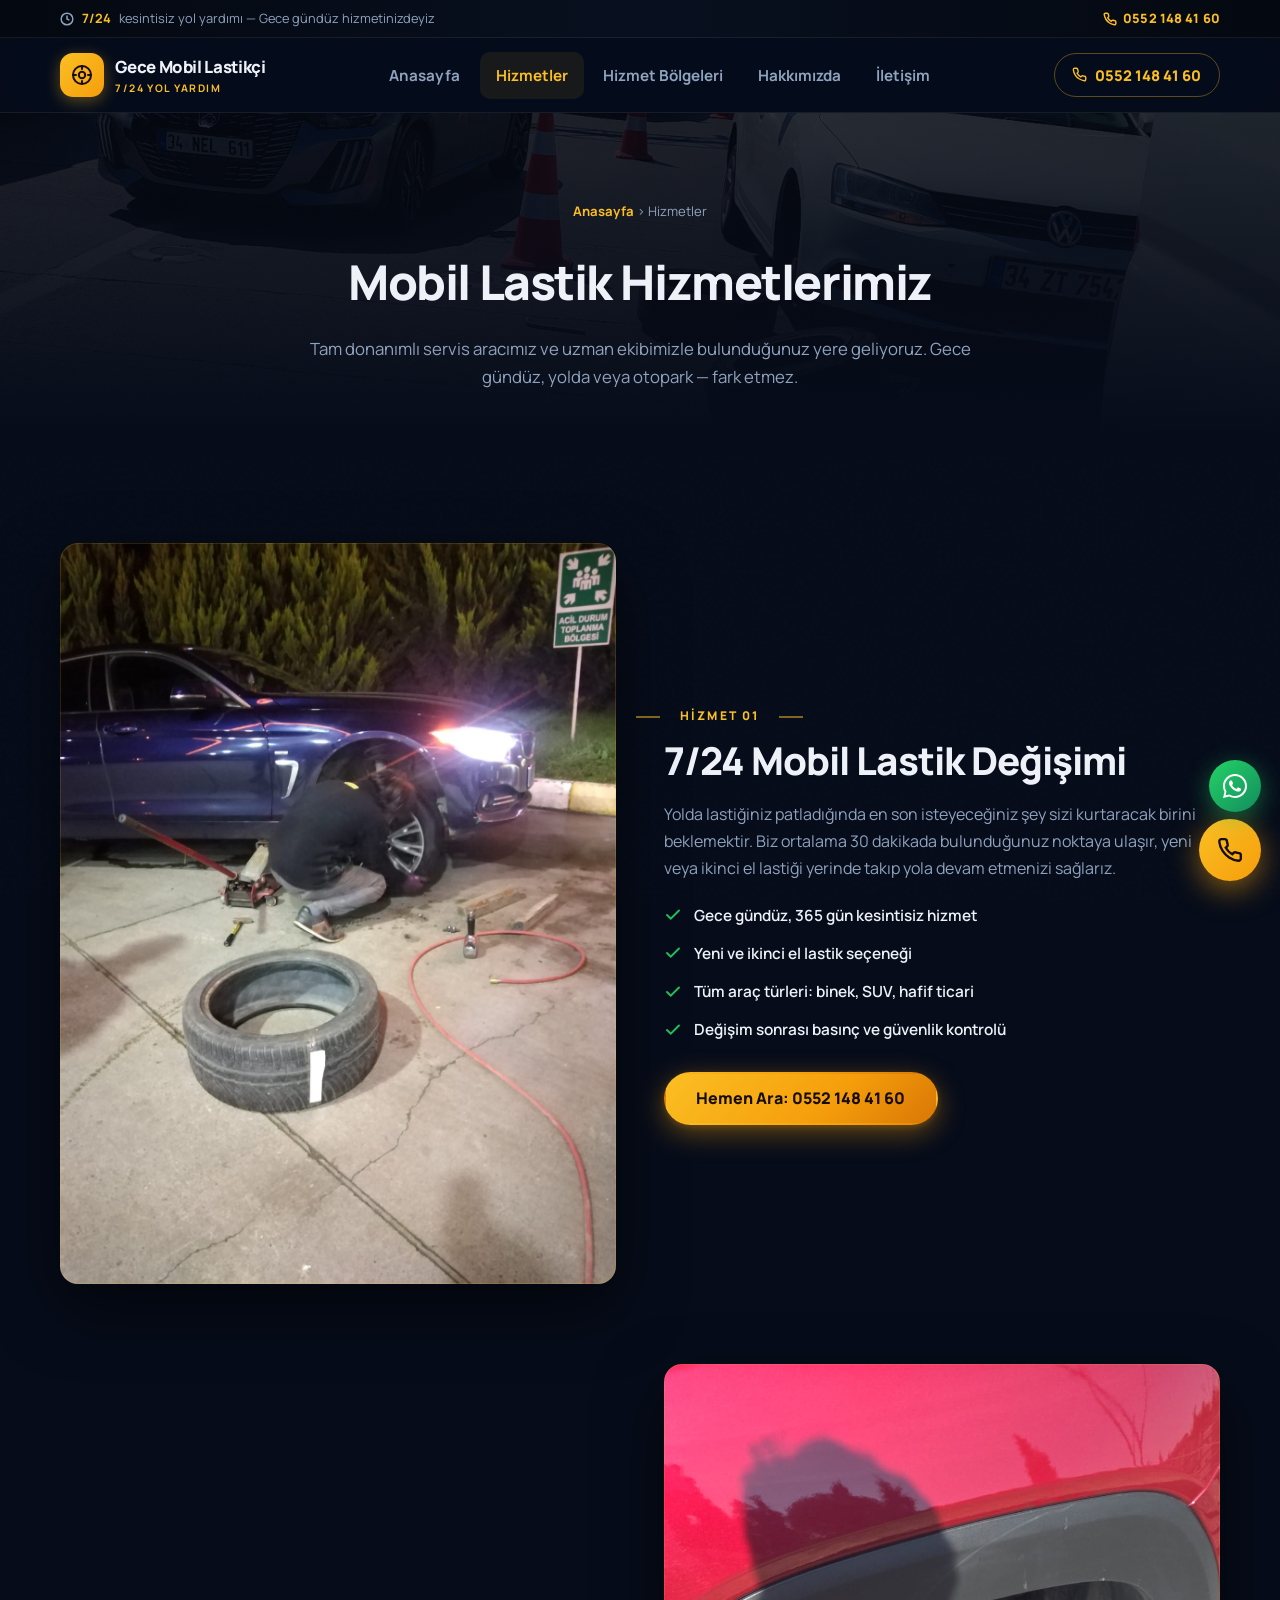
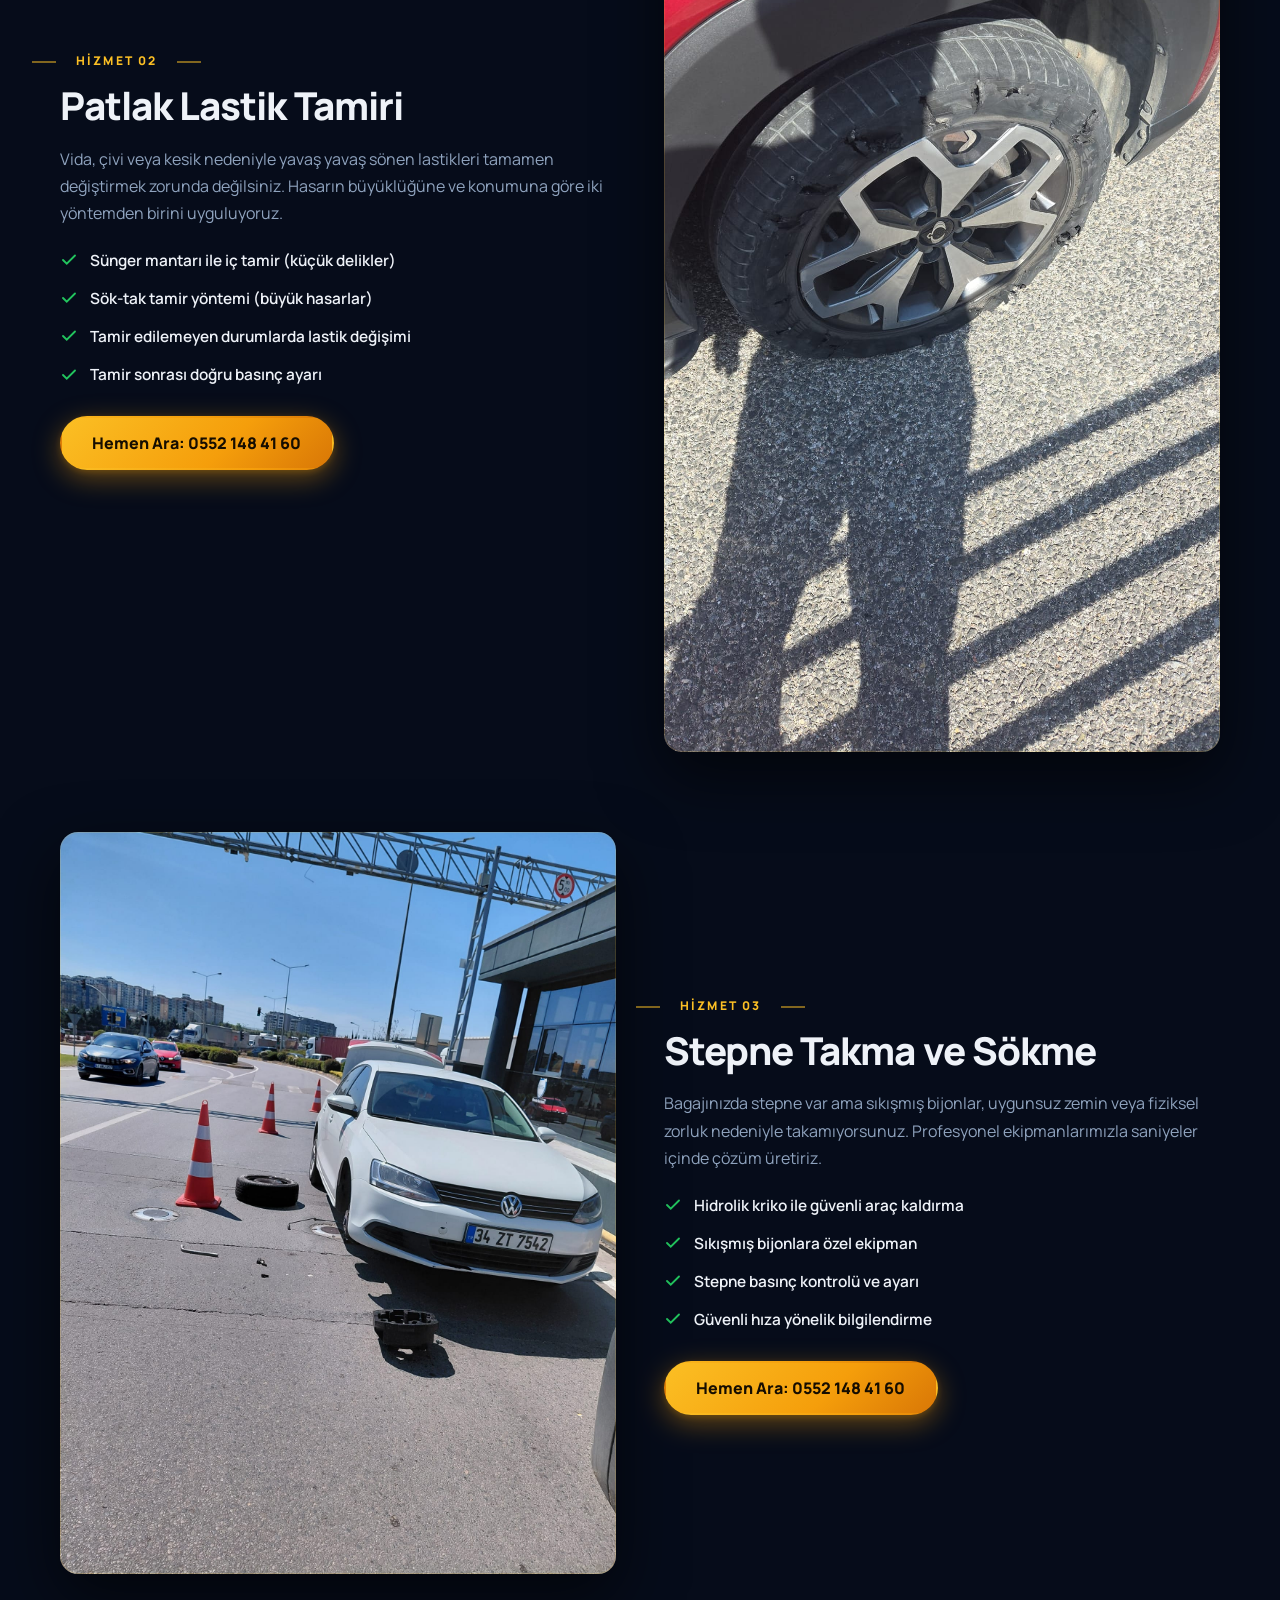
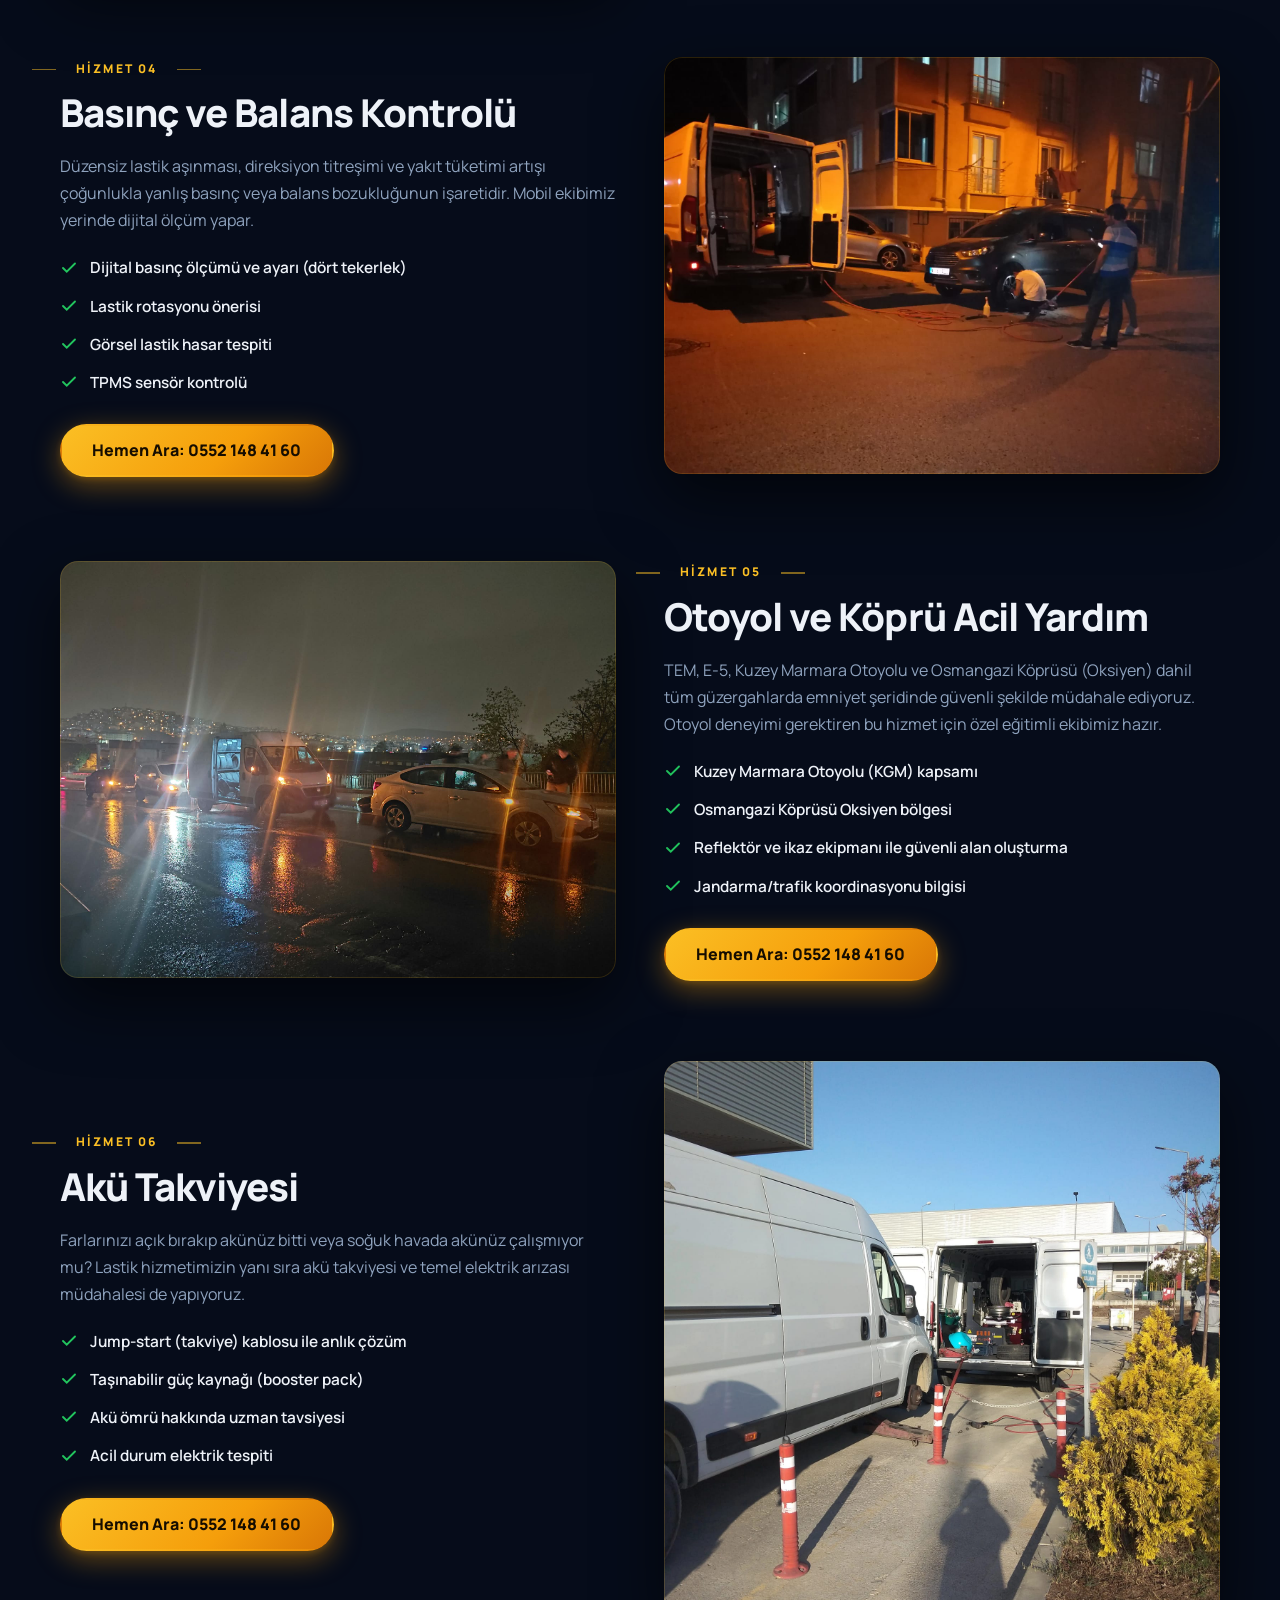
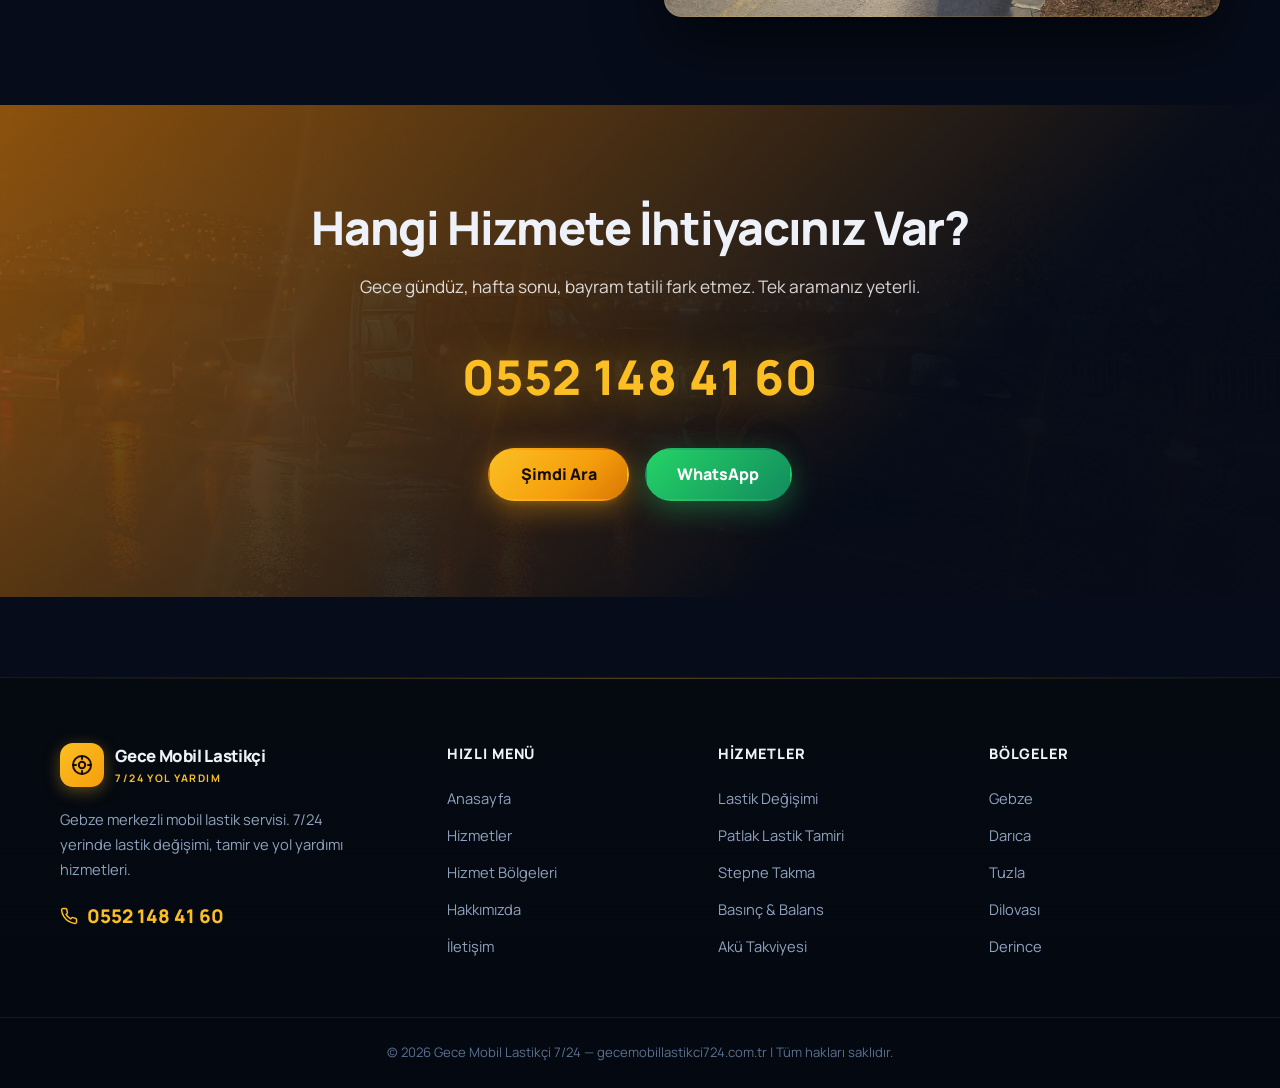
<file: hizmetler.html>
<!DOCTYPE html>
<html lang="tr">
<head>
  <meta charset="UTF-8">
  <meta name="viewport" content="width=device-width, initial-scale=1.0">
  <title>Hizmetlerimiz | Gece Mobil Lastikçi 7/24 — Gebze, Darıca, Tuzla</title>
  <meta name="description" content="7/24 mobil lastik değişimi, patlak lastik tamiri, stepne takma, akü takviyesi ve otoyol acil yardım hizmetlerimiz. Gece Mobil Lastikçi: 0552 148 41 60">
  <meta name="robots" content="index, follow">
  <link rel="canonical" href="https://gecemobillastikci724.com.tr/hizmetler">
  <link rel="icon" href="data:image/svg+xml,<svg xmlns='http://www.w3.org/2000/svg' viewBox='0 0 100 100'><circle cx='50' cy='50' r='46' fill='%23f59e0b'/><circle cx='50' cy='50' r='20' fill='%230b1220'/></svg>">
  <link rel="preconnect" href="https://fonts.googleapis.com">
  <link rel="preconnect" href="https://fonts.gstatic.com" crossorigin>
  <link href="https://fonts.googleapis.com/css2?family=Manrope:wght@400;600;700;800;900&display=swap" rel="stylesheet">
  <link rel="stylesheet" href="css/style.css">
</head>
<body>

  <!-- Üst şerit -->
  <div class="topbar">
    <div class="container">
      <span>
        <svg width="14" height="14" viewBox="0 0 24 24" fill="none" stroke="currentColor" stroke-width="2.5"><circle cx="12" cy="12" r="10"/><path d="M12 6v6l4 2"/></svg>
        <strong>7/24</strong> kesintisiz yol yardımı — Gece gündüz hizmetinizdeyiz
      </span>
      <a href="tel:+905521484160" aria-label="Telefon ile ara">
        <svg width="14" height="14" viewBox="0 0 24 24" fill="none" stroke="currentColor" stroke-width="2.5" stroke-linecap="round"><path d="M22 16.92v3a2 2 0 0 1-2.18 2 19.79 19.79 0 0 1-8.63-3.07 19.5 19.5 0 0 1-6-6A19.79 19.79 0 0 1 2.12 4.18 2 2 0 0 1 4.11 2h3a2 2 0 0 1 2 1.72c.13.96.36 1.9.7 2.81a2 2 0 0 1-.45 2.11L8.09 9.91a16 16 0 0 0 6 6l1.27-1.27a2 2 0 0 1 2.11-.45c.91.34 1.85.57 2.81.7A2 2 0 0 1 22 16.92z"/></svg>
        0552 148 41 60
      </a>
    </div>
  </div>

  <!-- Header -->
  <header class="site-header" id="siteHeader">
    <div class="container navbar">
      <a href="/" class="brand" aria-label="Gece Mobil Lastikçi 7/24 ana sayfa">
        <span class="brand-badge" aria-hidden="true">
          <svg width="24" height="24" viewBox="0 0 24 24" fill="none" stroke="currentColor" stroke-width="2" stroke-linecap="round"><circle cx="12" cy="12" r="9"/><circle cx="12" cy="12" r="3.2"/><path d="M12 3v3M12 18v3M3 12h3M18 12h3"/></svg>
        </span>
        <span>Gece Mobil Lastikçi<small>7/24 Yol Yardım</small></span>
      </a>
      <nav aria-label="Ana menü">
        <ul class="nav-links" id="navLinks">
          <li><a href="/">Anasayfa</a></li>
          <li><a href="/hizmetler" class="active" aria-current="page">Hizmetler</a></li>
          <li><a href="/hizmet-bolgeleri">Hizmet Bölgeleri</a></li>
          <li><a href="/hakkimizda">Hakkımızda</a></li>
          <li><a href="/iletisim">İletişim</a></li>
        </ul>
      </nav>
      <a href="tel:+905521484160" class="nav-cta">
        <svg width="15" height="15" viewBox="0 0 24 24" fill="none" stroke="currentColor" stroke-width="2.2" stroke-linecap="round"><path d="M22 16.92v3a2 2 0 0 1-2.18 2 19.79 19.79 0 0 1-8.63-3.07 19.5 19.5 0 0 1-6-6A19.79 19.79 0 0 1 2.12 4.18 2 2 0 0 1 4.11 2h3a2 2 0 0 1 2 1.72c.13.96.36 1.9.7 2.81a2 2 0 0 1-.45 2.11L8.09 9.91a16 16 0 0 0 6 6l1.27-1.27a2 2 0 0 1 2.11-.45c.91.34 1.85.57 2.81.7A2 2 0 0 1 22 16.92z"/></svg>
        0552 148 41 60
      </a>
      <button class="hamburger" id="hamburgerBtn" aria-label="Menüyü aç" aria-expanded="false" aria-controls="navLinks">
        <svg width="22" height="22" viewBox="0 0 24 24" fill="none" stroke="currentColor" stroke-width="2" stroke-linecap="round"><path d="M4 7h16M4 12h16M4 17h16"/></svg>
      </button>
    </div>
  </header>

  <main>
    <!-- Sayfa başlığı -->
    <section class="page-hero">
      <div class="page-hero-bg" aria-hidden="true">
        <img src="img/gunduz-trafik-konisi-lastik.jpg" alt="" loading="eager">
      </div>
      <div class="container">
        <nav class="breadcrumb" aria-label="Konum">
          <a href="/">Anasayfa</a> &rsaquo; Hizmetler
        </nav>
        <h1>Mobil Lastik Hizmetlerimiz</h1>
        <p>Tam donanımlı servis aracımız ve uzman ekibimizle bulunduğunuz yere geliyoruz. Gece gündüz, yolda veya otopark — fark etmez.</p>
      </div>
    </section>

    <!-- Hizmet detayları -->
    <section class="section">
      <div class="container">

        <!-- Lastik Değişimi -->
        <div class="split reveal" style="margin-bottom:5rem">
          <div class="split-media">
            <img src="img/gece-bmw-lastik-degisimi.jpg" alt="Mobil lastik değişimi" loading="lazy">
          </div>
          <div>
            <span class="eyebrow">Hizmet 01</span>
            <h2>7/24 Mobil Lastik Değişimi</h2>
            <p>Yolda lastiğiniz patladığında en son isteyeceğiniz şey sizi kurtaracak birini beklemektir. Biz ortalama 30 dakikada bulunduğunuz noktaya ulaşır, yeni veya ikinci el lastiği yerinde takıp yola devam etmenizi sağlarız.</p>
            <ul class="check-list">
              <li>
                <svg width="18" height="18" viewBox="0 0 24 24" fill="none" stroke="currentColor" stroke-width="2.5" stroke-linecap="round"><path d="M20 6 9 17l-5-5"/></svg>
                Gece gündüz, 365 gün kesintisiz hizmet
              </li>
              <li>
                <svg width="18" height="18" viewBox="0 0 24 24" fill="none" stroke="currentColor" stroke-width="2.5" stroke-linecap="round"><path d="M20 6 9 17l-5-5"/></svg>
                Yeni ve ikinci el lastik seçeneği
              </li>
              <li>
                <svg width="18" height="18" viewBox="0 0 24 24" fill="none" stroke="currentColor" stroke-width="2.5" stroke-linecap="round"><path d="M20 6 9 17l-5-5"/></svg>
                Tüm araç türleri: binek, SUV, hafif ticari
              </li>
              <li>
                <svg width="18" height="18" viewBox="0 0 24 24" fill="none" stroke="currentColor" stroke-width="2.5" stroke-linecap="round"><path d="M20 6 9 17l-5-5"/></svg>
                Değişim sonrası basınç ve güvenlik kontrolü
              </li>
            </ul>
            <a href="tel:+905521484160" class="btn btn-primary">Hemen Ara: 0552 148 41 60</a>
          </div>
        </div>

        <!-- Patlak Lastik Tamiri -->
        <div class="split reveal" style="margin-bottom:5rem">
          <div>
            <span class="eyebrow">Hizmet 02</span>
            <h2>Patlak Lastik Tamiri</h2>
            <p>Vida, çivi veya kesik nedeniyle yavaş yavaş sönen lastikleri tamamen değiştirmek zorunda değilsiniz. Hasarın büyüklüğüne ve konumuna göre iki yöntemden birini uyguluyoruz.</p>
            <ul class="check-list">
              <li>
                <svg width="18" height="18" viewBox="0 0 24 24" fill="none" stroke="currentColor" stroke-width="2.5" stroke-linecap="round"><path d="M20 6 9 17l-5-5"/></svg>
                Sünger mantarı ile iç tamir (küçük delikler)
              </li>
              <li>
                <svg width="18" height="18" viewBox="0 0 24 24" fill="none" stroke="currentColor" stroke-width="2.5" stroke-linecap="round"><path d="M20 6 9 17l-5-5"/></svg>
                Sök-tak tamir yöntemi (büyük hasarlar)
              </li>
              <li>
                <svg width="18" height="18" viewBox="0 0 24 24" fill="none" stroke="currentColor" stroke-width="2.5" stroke-linecap="round"><path d="M20 6 9 17l-5-5"/></svg>
                Tamir edilemeyen durumlarda lastik değişimi
              </li>
              <li>
                <svg width="18" height="18" viewBox="0 0 24 24" fill="none" stroke="currentColor" stroke-width="2.5" stroke-linecap="round"><path d="M20 6 9 17l-5-5"/></svg>
                Tamir sonrası doğru basınç ayarı
              </li>
            </ul>
            <a href="tel:+905521484160" class="btn btn-primary">Hemen Ara: 0552 148 41 60</a>
          </div>
          <div class="split-media">
            <img src="img/patlak-lastik-kirmizi-suv.jpg" alt="Patlak lastik tamiri" loading="lazy">
          </div>
        </div>

        <!-- Stepne -->
        <div class="split reveal" style="margin-bottom:5rem">
          <div class="split-media">
            <img src="img/yol-kenari-trafik-konisi.jpg" alt="Stepne takma hizmeti" loading="lazy">
          </div>
          <div>
            <span class="eyebrow">Hizmet 03</span>
            <h2>Stepne Takma ve Sökme</h2>
            <p>Bagajınızda stepne var ama sıkışmış bijonlar, uygunsuz zemin veya fiziksel zorluk nedeniyle takamıyorsunuz. Profesyonel ekipmanlarımızla saniyeler içinde çözüm üretiriz.</p>
            <ul class="check-list">
              <li>
                <svg width="18" height="18" viewBox="0 0 24 24" fill="none" stroke="currentColor" stroke-width="2.5" stroke-linecap="round"><path d="M20 6 9 17l-5-5"/></svg>
                Hidrolik kriko ile güvenli araç kaldırma
              </li>
              <li>
                <svg width="18" height="18" viewBox="0 0 24 24" fill="none" stroke="currentColor" stroke-width="2.5" stroke-linecap="round"><path d="M20 6 9 17l-5-5"/></svg>
                Sıkışmış bijonlara özel ekipman
              </li>
              <li>
                <svg width="18" height="18" viewBox="0 0 24 24" fill="none" stroke="currentColor" stroke-width="2.5" stroke-linecap="round"><path d="M20 6 9 17l-5-5"/></svg>
                Stepne basınç kontrolü ve ayarı
              </li>
              <li>
                <svg width="18" height="18" viewBox="0 0 24 24" fill="none" stroke="currentColor" stroke-width="2.5" stroke-linecap="round"><path d="M20 6 9 17l-5-5"/></svg>
                Güvenli hıza yönelik bilgilendirme
              </li>
            </ul>
            <a href="tel:+905521484160" class="btn btn-primary">Hemen Ara: 0552 148 41 60</a>
          </div>
        </div>

        <!-- Basınç & Balans -->
        <div class="split reveal" style="margin-bottom:5rem">
          <div>
            <span class="eyebrow">Hizmet 04</span>
            <h2>Basınç ve Balans Kontrolü</h2>
            <p>Düzensiz lastik aşınması, direksiyon titreşimi ve yakıt tüketimi artışı çoğunlukla yanlış basınç veya balans bozukluğunun işaretidir. Mobil ekibimiz yerinde dijital ölçüm yapar.</p>
            <ul class="check-list">
              <li>
                <svg width="18" height="18" viewBox="0 0 24 24" fill="none" stroke="currentColor" stroke-width="2.5" stroke-linecap="round"><path d="M20 6 9 17l-5-5"/></svg>
                Dijital basınç ölçümü ve ayarı (dört tekerlek)
              </li>
              <li>
                <svg width="18" height="18" viewBox="0 0 24 24" fill="none" stroke="currentColor" stroke-width="2.5" stroke-linecap="round"><path d="M20 6 9 17l-5-5"/></svg>
                Lastik rotasyonu önerisi
              </li>
              <li>
                <svg width="18" height="18" viewBox="0 0 24 24" fill="none" stroke="currentColor" stroke-width="2.5" stroke-linecap="round"><path d="M20 6 9 17l-5-5"/></svg>
                Görsel lastik hasar tespiti
              </li>
              <li>
                <svg width="18" height="18" viewBox="0 0 24 24" fill="none" stroke="currentColor" stroke-width="2.5" stroke-linecap="round"><path d="M20 6 9 17l-5-5"/></svg>
                TPMS sensör kontrolü
              </li>
            </ul>
            <a href="tel:+905521484160" class="btn btn-primary">Hemen Ara: 0552 148 41 60</a>
          </div>
          <div class="split-media">
            <img src="img/lastik-montaj-makinasi.jpg" alt="Basınç ve balans kontrolü" loading="lazy">
          </div>
        </div>

        <!-- Otoyol Acil -->
        <div class="split reveal" style="margin-bottom:5rem">
          <div class="split-media">
            <img src="img/yagmurlu-gece-kopru-servis.jpg" alt="Otoyol acil lastik yardımı" loading="lazy">
          </div>
          <div>
            <span class="eyebrow">Hizmet 05</span>
            <h2>Otoyol ve Köprü Acil Yardım</h2>
            <p>TEM, E-5, Kuzey Marmara Otoyolu ve Osmangazi Köprüsü (Oksiyen) dahil tüm güzergahlarda emniyet şeridinde güvenli şekilde müdahale ediyoruz. Otoyol deneyimi gerektiren bu hizmet için özel eğitimli ekibimiz hazır.</p>
            <ul class="check-list">
              <li>
                <svg width="18" height="18" viewBox="0 0 24 24" fill="none" stroke="currentColor" stroke-width="2.5" stroke-linecap="round"><path d="M20 6 9 17l-5-5"/></svg>
                Kuzey Marmara Otoyolu (KGM) kapsamı
              </li>
              <li>
                <svg width="18" height="18" viewBox="0 0 24 24" fill="none" stroke="currentColor" stroke-width="2.5" stroke-linecap="round"><path d="M20 6 9 17l-5-5"/></svg>
                Osmangazi Köprüsü Oksiyen bölgesi
              </li>
              <li>
                <svg width="18" height="18" viewBox="0 0 24 24" fill="none" stroke="currentColor" stroke-width="2.5" stroke-linecap="round"><path d="M20 6 9 17l-5-5"/></svg>
                Reflektör ve ikaz ekipmanı ile güvenli alan oluşturma
              </li>
              <li>
                <svg width="18" height="18" viewBox="0 0 24 24" fill="none" stroke="currentColor" stroke-width="2.5" stroke-linecap="round"><path d="M20 6 9 17l-5-5"/></svg>
                Jandarma/trafik koordinasyonu bilgisi
              </li>
            </ul>
            <a href="tel:+905521484160" class="btn btn-primary">Hemen Ara: 0552 148 41 60</a>
          </div>
        </div>

        <!-- Akü Takviyesi -->
        <div class="split reveal">
          <div>
            <span class="eyebrow">Hizmet 06</span>
            <h2>Akü Takviyesi</h2>
            <p>Farlarınızı açık bırakıp akünüz bitti veya soğuk havada akünüz çalışmıyor mu? Lastik hizmetimizin yanı sıra akü takviyesi ve temel elektrik arızası müdahalesi de yapıyoruz.</p>
            <ul class="check-list">
              <li>
                <svg width="18" height="18" viewBox="0 0 24 24" fill="none" stroke="currentColor" stroke-width="2.5" stroke-linecap="round"><path d="M20 6 9 17l-5-5"/></svg>
                Jump-start (takviye) kablosu ile anlık çözüm
              </li>
              <li>
                <svg width="18" height="18" viewBox="0 0 24 24" fill="none" stroke="currentColor" stroke-width="2.5" stroke-linecap="round"><path d="M20 6 9 17l-5-5"/></svg>
                Taşınabilir güç kaynağı (booster pack)
              </li>
              <li>
                <svg width="18" height="18" viewBox="0 0 24 24" fill="none" stroke="currentColor" stroke-width="2.5" stroke-linecap="round"><path d="M20 6 9 17l-5-5"/></svg>
                Akü ömrü hakkında uzman tavsiyesi
              </li>
              <li>
                <svg width="18" height="18" viewBox="0 0 24 24" fill="none" stroke="currentColor" stroke-width="2.5" stroke-linecap="round"><path d="M20 6 9 17l-5-5"/></svg>
                Acil durum elektrik tespiti
              </li>
            </ul>
            <a href="tel:+905521484160" class="btn btn-primary">Hemen Ara: 0552 148 41 60</a>
          </div>
          <div class="split-media">
            <img src="img/servis-araci-acik-kapi.jpg" alt="Akü takviyesi hizmeti" loading="lazy">
          </div>
        </div>

      </div>
    </section>

    <!-- CTA -->
    <section class="cta-band">
      <div class="cta-band-bg" aria-hidden="true">
        <img src="img/yagmurlu-gece-kopru-servis.jpg" alt="" loading="lazy">
      </div>
      <div class="container">
        <h2 class="reveal">Hangi Hizmete İhtiyacınız Var?</h2>
        <p class="reveal delay-1">Gece gündüz, hafta sonu, bayram tatili fark etmez. Tek aramanız yeterli.</p>
        <a class="phone-big reveal delay-2" href="tel:+905521484160">0552 148 41 60</a>
        <div class="cta-band-actions reveal delay-3">
          <a href="tel:+905521484160" class="btn btn-primary">Şimdi Ara</a>
          <a href="https://wa.me/905521484160?text=Merhaba%2C%20lastik%20yard%C4%B1m%C4%B1na%20ihtiyac%C4%B1m%20var." class="btn btn-whatsapp" target="_blank" rel="noopener">WhatsApp</a>
        </div>
      </div>
    </section>
  </main>

  <!-- Footer -->
  <footer class="site-footer">
    <div class="container footer-grid">
      <div>
        <a href="/" class="brand" style="margin-bottom:1.2rem;display:inline-flex">
          <span class="brand-badge" aria-hidden="true">
            <svg width="24" height="24" viewBox="0 0 24 24" fill="none" stroke="currentColor" stroke-width="2" stroke-linecap="round"><circle cx="12" cy="12" r="9"/><circle cx="12" cy="12" r="3.2"/><path d="M12 3v3M12 18v3M3 12h3M18 12h3"/></svg>
          </span>
          <span>Gece Mobil Lastikçi<small>7/24 Yol Yardım</small></span>
        </a>
        <p class="footer-about">Gebze merkezli mobil lastik servisi. 7/24 yerinde lastik değişimi, tamir ve yol yardımı hizmetleri.</p>
        <a href="tel:+905521484160" class="footer-phone">
          <svg width="18" height="18" viewBox="0 0 24 24" fill="none" stroke="currentColor" stroke-width="2" stroke-linecap="round"><path d="M22 16.92v3a2 2 0 0 1-2.18 2 19.79 19.79 0 0 1-8.63-3.07 19.5 19.5 0 0 1-6-6A19.79 19.79 0 0 1 2.12 4.18 2 2 0 0 1 4.11 2h3a2 2 0 0 1 2 1.72c.13.96.36 1.9.7 2.81a2 2 0 0 1-.45 2.11L8.09 9.91a16 16 0 0 0 6 6l1.27-1.27a2 2 0 0 1 2.11-.45c.91.34 1.85.57 2.81.7A2 2 0 0 1 22 16.92z"/></svg>
          0552 148 41 60
        </a>
      </div>
      <div>
        <h4>Hızlı Menü</h4>
        <ul>
          <li><a href="/">Anasayfa</a></li>
          <li><a href="/hizmetler">Hizmetler</a></li>
          <li><a href="/hizmet-bolgeleri">Hizmet Bölgeleri</a></li>
          <li><a href="/hakkimizda">Hakkımızda</a></li>
          <li><a href="/iletisim">İletişim</a></li>
        </ul>
      </div>
      <div>
        <h4>Hizmetler</h4>
        <ul>
          <li><a href="/hizmetler">Lastik Değişimi</a></li>
          <li><a href="/hizmetler">Patlak Lastik Tamiri</a></li>
          <li><a href="/hizmetler">Stepne Takma</a></li>
          <li><a href="/hizmetler">Basınç &amp; Balans</a></li>
          <li><a href="/hizmetler">Akü Takviyesi</a></li>
        </ul>
      </div>
      <div>
        <h4>Bölgeler</h4>
        <ul>
          <li><a href="/hizmet-bolgeleri">Gebze</a></li>
          <li><a href="/hizmet-bolgeleri">Darıca</a></li>
          <li><a href="/hizmet-bolgeleri">Tuzla</a></li>
          <li><a href="/hizmet-bolgeleri">Dilovası</a></li>
          <li><a href="/hizmet-bolgeleri">Derince</a></li>
        </ul>
      </div>
    </div>
    <div class="footer-bottom">
      <div class="container">
        &copy; <span id="year">2026</span> Gece Mobil Lastikçi 7/24 — gecemobillastikci724.com.tr | Tüm hakları saklıdır.
      </div>
    </div>
  </footer>

  <a href="tel:+905521484160" class="float-call" aria-label="Hemen ara: 0552 148 41 60">
    <svg width="26" height="26" viewBox="0 0 24 24" fill="none" stroke="currentColor" stroke-width="2.2" stroke-linecap="round"><path d="M22 16.92v3a2 2 0 0 1-2.18 2 19.79 19.79 0 0 1-8.63-3.07 19.5 19.5 0 0 1-6-6A19.79 19.79 0 0 1 2.12 4.18 2 2 0 0 1 4.11 2h3a2 2 0 0 1 2 1.72c.13.96.36 1.9.7 2.81a2 2 0 0 1-.45 2.11L8.09 9.91a16 16 0 0 0 6 6l1.27-1.27a2 2 0 0 1 2.11-.45c.91.34 1.85.57 2.81.7A2 2 0 0 1 22 16.92z"/></svg>
  </a>
  <a href="https://wa.me/905521484160?text=Merhaba%2C%20lastik%20yard%C4%B1m%C4%B1na%20ihtiyac%C4%B1m%20var." class="float-whatsapp" aria-label="WhatsApp ile yaz" target="_blank" rel="noopener">
    <svg width="24" height="24" viewBox="0 0 24 24" fill="currentColor"><path d="M17.472 14.382c-.297-.149-1.758-.867-2.03-.967-.273-.099-.471-.148-.67.15-.197.297-.767.966-.94 1.164-.173.199-.347.223-.644.075-.297-.15-1.255-.463-2.39-1.475-.883-.788-1.48-1.761-1.653-2.059-.173-.297-.018-.458.13-.606.134-.133.298-.347.446-.52.149-.174.198-.298.298-.497.099-.198.05-.371-.025-.52-.075-.149-.669-1.612-.916-2.207-.242-.579-.487-.5-.669-.51-.173-.008-.371-.01-.57-.01-.198 0-.52.074-.792.372-.272.297-1.04 1.016-1.04 2.479 0 1.462 1.065 2.875 1.213 3.074.149.198 2.096 3.2 5.077 4.487.709.306 1.262.489 1.694.625.712.227 1.36.195 1.871.118.571-.085 1.758-.719 2.006-1.413.248-.694.248-1.289.173-1.413-.074-.124-.272-.198-.57-.347z"/><path d="M12 0C5.373 0 0 5.373 0 12c0 2.136.564 4.14 1.544 5.872L0 24l6.296-1.516A11.946 11.946 0 0 0 12 24c6.627 0 12-5.373 12-12S18.627 0 12 0zm0 22c-1.89 0-3.667-.498-5.214-1.37l-.374-.216-3.875.933.974-3.778-.234-.389A9.955 9.955 0 0 1 2 12C2 6.477 6.477 2 12 2s10 4.477 10 10-4.477 10-10 10z"/></svg>
  </a>

  <script src="js/main.js" defer></script>
</body>
</html>
</file>
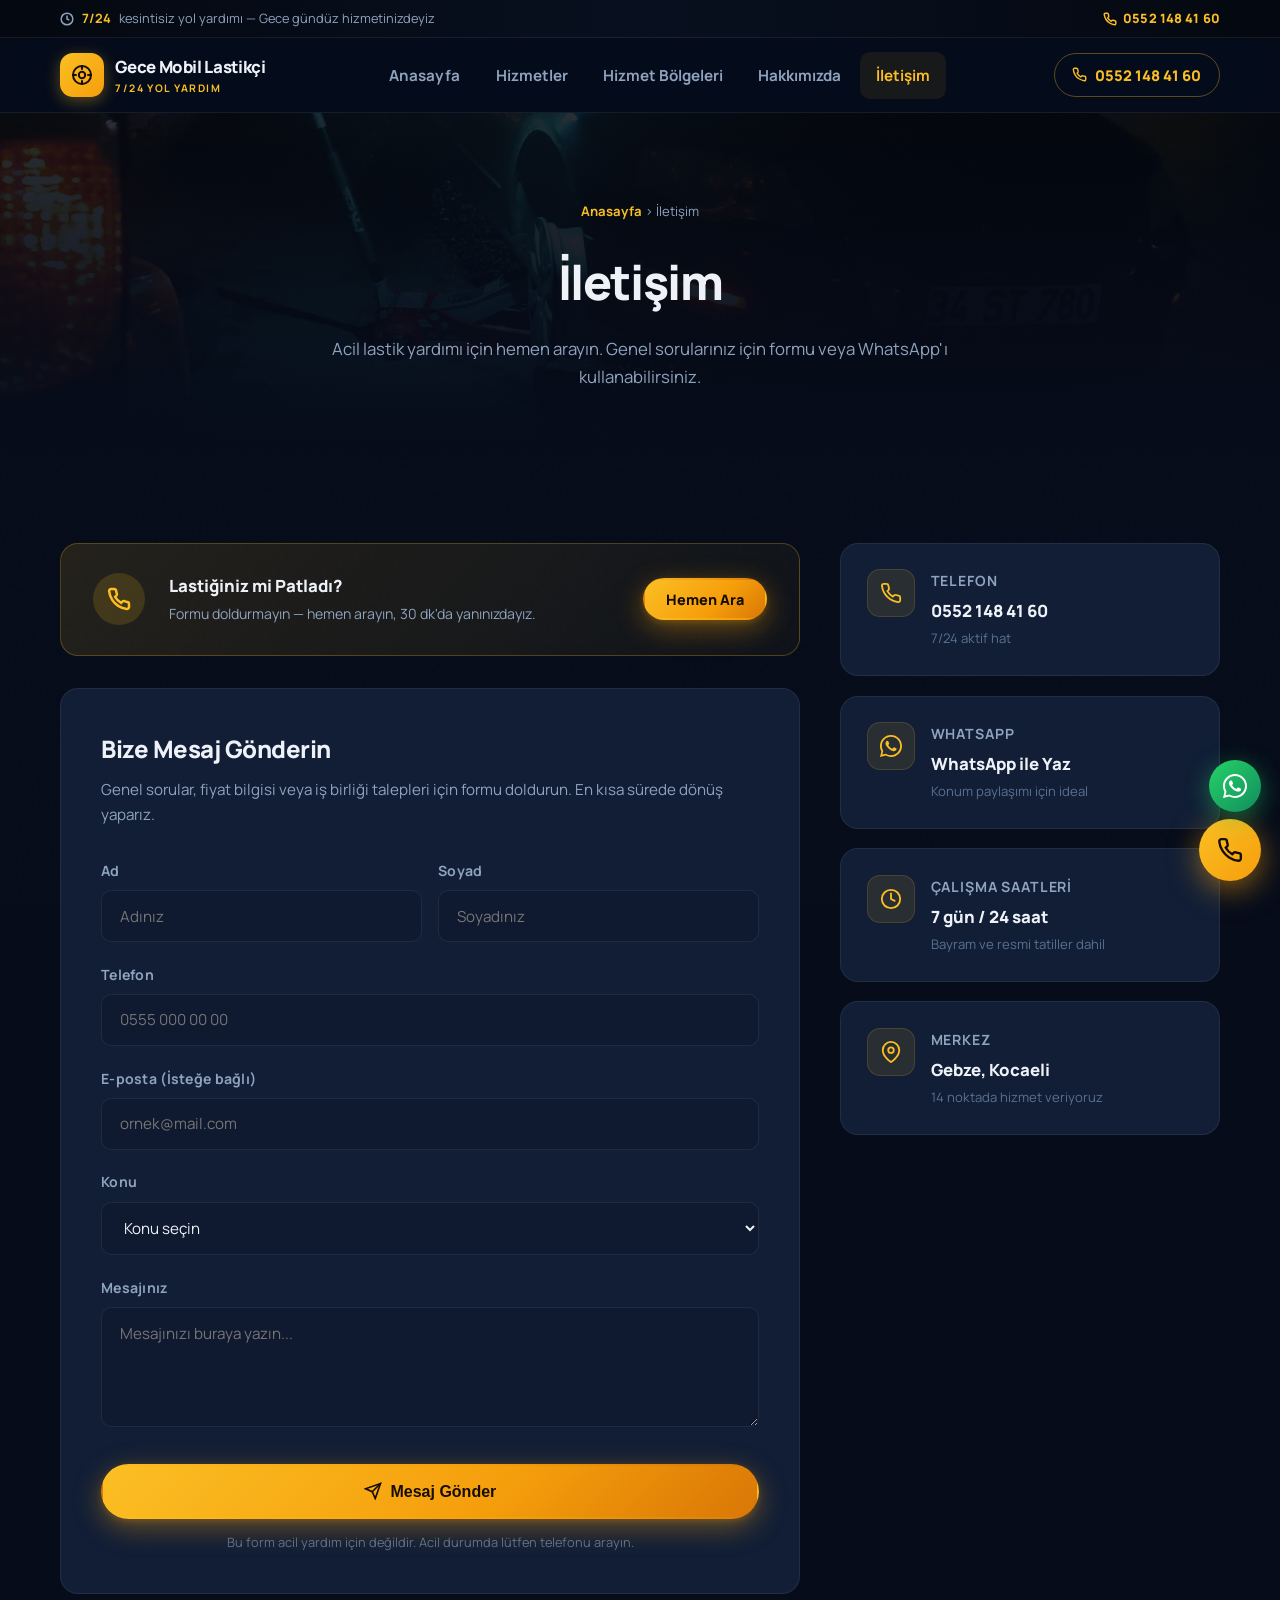
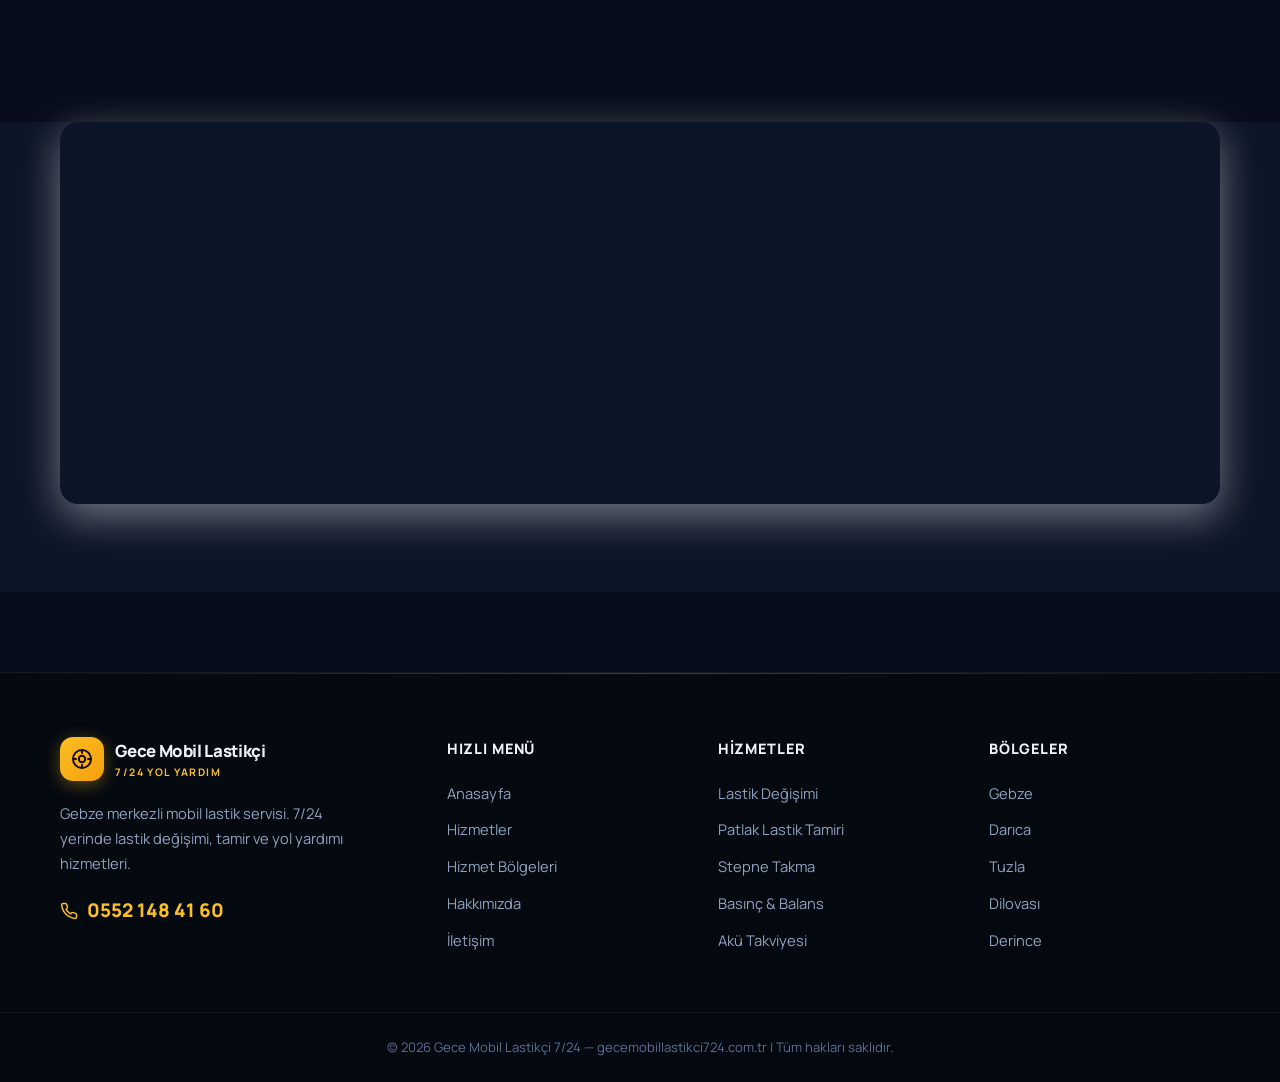
<file: iletisim.html>
<!DOCTYPE html>
<html lang="tr">
<head>
  <meta charset="UTF-8">
  <meta name="viewport" content="width=device-width, initial-scale=1.0">
  <title>İletişim | Gece Mobil Lastikçi 7/24 — 0552 148 41 60</title>
  <meta name="description" content="Gece Mobil Lastikçi 7/24 iletişim bilgileri. Telefon: 0552 148 41 60 — WhatsApp ve çevrimiçi form ile de ulaşabilirsiniz. Gebze, Darıca, Tuzla ve çevresi.">
  <meta name="robots" content="index, follow">
  <link rel="canonical" href="https://gecemobillastikci724.com.tr/iletisim">
  <link rel="icon" href="data:image/svg+xml,<svg xmlns='http://www.w3.org/2000/svg' viewBox='0 0 100 100'><circle cx='50' cy='50' r='46' fill='%23f59e0b'/><circle cx='50' cy='50' r='20' fill='%230b1220'/></svg>">
  <link rel="preconnect" href="https://fonts.googleapis.com">
  <link rel="preconnect" href="https://fonts.gstatic.com" crossorigin>
  <link href="https://fonts.googleapis.com/css2?family=Manrope:wght@400;600;700;800;900&display=swap" rel="stylesheet">
  <link rel="stylesheet" href="css/style.css">
  <style>
    .contact-form-card {
      background: var(--bg-card);
      border: 1px solid var(--border);
      border-radius: var(--radius);
      padding: 2.5rem;
    }
    .contact-form-card h2 {
      font-size: 1.5rem;
      font-weight: 900;
      margin-bottom: 0.5rem;
      letter-spacing: -0.02em;
    }
    .contact-form-card .sub {
      color: var(--text-soft);
      font-size: 0.95rem;
      margin-bottom: 2rem;
    }
    .form-row {
      display: grid;
      gap: 1rem;
    }
    .form-submit {
      width: 100%;
      margin-top: 0.5rem;
      padding: 1rem;
      font-size: 1rem;
    }
    .form-note {
      font-size: 0.8rem;
      color: var(--text-muted);
      margin-top: 0.8rem;
      text-align: center;
    }
    .contact-info-stack {
      display: flex;
      flex-direction: column;
      gap: 1.2rem;
    }
    .info-card {
      background: var(--bg-card);
      border: 1px solid var(--border);
      border-radius: var(--radius);
      padding: 1.6rem;
      display: flex;
      gap: 1rem;
      align-items: flex-start;
      transition: transform var(--transition), border-color var(--transition), box-shadow var(--transition);
    }
    .info-card:hover {
      transform: translateY(-3px);
      border-color: var(--border-gold);
      box-shadow: var(--shadow);
    }
    .info-icon {
      width: 48px; height: 48px;
      border-radius: 13px;
      background: rgba(251,191,36,0.1);
      border: 1px solid rgba(251,191,36,0.15);
      display: grid;
      place-items: center;
      color: var(--accent);
      flex-shrink: 0;
    }
    .info-card h3 { font-size: 0.88rem; font-weight: 700; color: var(--text-soft); text-transform: uppercase; letter-spacing: 0.06em; margin-bottom: 0.3rem; }
    .info-card a, .info-card p { color: var(--text); font-weight: 800; font-size: 1.05rem; }
    .info-card a:hover { color: var(--accent); }
    .info-card .info-sub { font-size: 0.82rem; color: var(--text-muted); font-weight: 400; display: block; margin-top: 0.2rem; }
    .emergency-bar {
      background: linear-gradient(135deg, rgba(251,191,36,0.12), rgba(251,191,36,0.04));
      border: 1px solid rgba(251,191,36,0.25);
      border-radius: var(--radius);
      padding: 1.8rem 2rem;
      display: flex;
      align-items: center;
      gap: 1.5rem;
      flex-wrap: wrap;
      margin-bottom: 2rem;
    }
    .emergency-bar .e-icon {
      width: 52px; height: 52px;
      border-radius: 50%;
      background: rgba(251,191,36,0.15);
      display: grid;
      place-items: center;
      color: var(--accent);
      flex-shrink: 0;
      animation: pulse-ring 2s ease infinite;
    }
    @keyframes pulse-ring {
      0%, 100% { box-shadow: 0 0 0 0 rgba(251,191,36,0.4); }
      50% { box-shadow: 0 0 0 12px rgba(251,191,36,0); }
    }
    .emergency-bar .e-text strong { display: block; font-size: 1.05rem; font-weight: 900; }
    .emergency-bar .e-text span { font-size: 0.88rem; color: var(--text-soft); }
    .emergency-bar a { margin-left: auto; white-space: nowrap; }
    .success-msg {
      display: none;
      background: rgba(34,197,94,0.1);
      border: 1px solid rgba(34,197,94,0.3);
      border-radius: var(--radius-sm);
      padding: 1rem 1.2rem;
      color: var(--green);
      font-weight: 700;
      font-size: 0.95rem;
      margin-top: 1rem;
      text-align: center;
    }
    @media (min-width: 768px) {
      .form-row { grid-template-columns: 1fr 1fr; }
    }
    @media (min-width: 1024px) {
      .contact-layout {
        display: grid;
        grid-template-columns: 1fr 380px;
        gap: 2.5rem;
        align-items: start;
      }
    }
  </style>
</head>
<body>

  <!-- Üst şerit -->
  <div class="topbar">
    <div class="container">
      <span>
        <svg width="14" height="14" viewBox="0 0 24 24" fill="none" stroke="currentColor" stroke-width="2.5"><circle cx="12" cy="12" r="10"/><path d="M12 6v6l4 2"/></svg>
        <strong>7/24</strong> kesintisiz yol yardımı — Gece gündüz hizmetinizdeyiz
      </span>
      <a href="tel:+905521484160" aria-label="Telefon ile ara">
        <svg width="14" height="14" viewBox="0 0 24 24" fill="none" stroke="currentColor" stroke-width="2.5" stroke-linecap="round"><path d="M22 16.92v3a2 2 0 0 1-2.18 2 19.79 19.79 0 0 1-8.63-3.07 19.5 19.5 0 0 1-6-6A19.79 19.79 0 0 1 2.12 4.18 2 2 0 0 1 4.11 2h3a2 2 0 0 1 2 1.72c.13.96.36 1.9.7 2.81a2 2 0 0 1-.45 2.11L8.09 9.91a16 16 0 0 0 6 6l1.27-1.27a2 2 0 0 1 2.11-.45c.91.34 1.85.57 2.81.7A2 2 0 0 1 22 16.92z"/></svg>
        0552 148 41 60
      </a>
    </div>
  </div>

  <!-- Header -->
  <header class="site-header" id="siteHeader">
    <div class="container navbar">
      <a href="/" class="brand" aria-label="Gece Mobil Lastikçi 7/24 ana sayfa">
        <span class="brand-badge" aria-hidden="true">
          <svg width="24" height="24" viewBox="0 0 24 24" fill="none" stroke="currentColor" stroke-width="2" stroke-linecap="round"><circle cx="12" cy="12" r="9"/><circle cx="12" cy="12" r="3.2"/><path d="M12 3v3M12 18v3M3 12h3M18 12h3"/></svg>
        </span>
        <span>Gece Mobil Lastikçi<small>7/24 Yol Yardım</small></span>
      </a>
      <nav aria-label="Ana menü">
        <ul class="nav-links" id="navLinks">
          <li><a href="/">Anasayfa</a></li>
          <li><a href="/hizmetler">Hizmetler</a></li>
          <li><a href="/hizmet-bolgeleri">Hizmet Bölgeleri</a></li>
          <li><a href="/hakkimizda">Hakkımızda</a></li>
          <li><a href="/iletisim" class="active" aria-current="page">İletişim</a></li>
        </ul>
      </nav>
      <a href="tel:+905521484160" class="nav-cta">
        <svg width="15" height="15" viewBox="0 0 24 24" fill="none" stroke="currentColor" stroke-width="2.2" stroke-linecap="round"><path d="M22 16.92v3a2 2 0 0 1-2.18 2 19.79 19.79 0 0 1-8.63-3.07 19.5 19.5 0 0 1-6-6A19.79 19.79 0 0 1 2.12 4.18 2 2 0 0 1 4.11 2h3a2 2 0 0 1 2 1.72c.13.96.36 1.9.7 2.81a2 2 0 0 1-.45 2.11L8.09 9.91a16 16 0 0 0 6 6l1.27-1.27a2 2 0 0 1 2.11-.45c.91.34 1.85.57 2.81.7A2 2 0 0 1 22 16.92z"/></svg>
        0552 148 41 60
      </a>
      <button class="hamburger" id="hamburgerBtn" aria-label="Menüyü aç" aria-expanded="false" aria-controls="navLinks">
        <svg width="22" height="22" viewBox="0 0 24 24" fill="none" stroke="currentColor" stroke-width="2" stroke-linecap="round"><path d="M4 7h16M4 12h16M4 17h16"/></svg>
      </button>
    </div>
  </header>

  <main>
    <!-- Sayfa başlığı -->
    <section class="page-hero">
      <div class="page-hero-bg" aria-hidden="true">
        <img src="img/hero-gece-lastik-degisimi.jpg" alt="" loading="eager">
      </div>
      <div class="container">
        <nav class="breadcrumb" aria-label="Konum">
          <a href="/">Anasayfa</a> &rsaquo; İletişim
        </nav>
        <h1>İletişim</h1>
        <p>Acil lastik yardımı için hemen arayın. Genel sorularınız için formu veya WhatsApp'ı kullanabilirsiniz.</p>
      </div>
    </section>

    <!-- İletişim içeriği -->
    <section class="section">
      <div class="container contact-layout">

        <!-- Sol: Form -->
        <div class="reveal">
          <!-- Acil uyarı -->
          <div class="emergency-bar">
            <div class="e-icon">
              <svg width="24" height="24" viewBox="0 0 24 24" fill="none" stroke="currentColor" stroke-width="2.5" stroke-linecap="round"><path d="M22 16.92v3a2 2 0 0 1-2.18 2 19.79 19.79 0 0 1-8.63-3.07 19.5 19.5 0 0 1-6-6A19.79 19.79 0 0 1 2.12 4.18 2 2 0 0 1 4.11 2h3a2 2 0 0 1 2 1.72c.13.96.36 1.9.7 2.81a2 2 0 0 1-.45 2.11L8.09 9.91a16 16 0 0 0 6 6l1.27-1.27a2 2 0 0 1 2.11-.45c.91.34 1.85.57 2.81.7A2 2 0 0 1 22 16.92z"/></svg>
            </div>
            <div class="e-text">
              <strong>Lastiğiniz mi Patladı?</strong>
              <span>Formu doldurmayın — hemen arayın, 30 dk'da yanınızdayız.</span>
            </div>
            <a href="tel:+905521484160" class="btn btn-primary btn-sm">Hemen Ara</a>
          </div>

          <!-- Form -->
          <div class="contact-form-card">
            <h2>Bize Mesaj Gönderin</h2>
            <p class="sub">Genel sorular, fiyat bilgisi veya iş birliği talepleri için formu doldurun. En kısa sürede dönüş yaparız.</p>

            <form id="contactForm" novalidate>
              <div class="form-row">
                <div class="form-group">
                  <label for="firstName">Ad</label>
                  <input type="text" id="firstName" name="firstName" placeholder="Adınız" autocomplete="given-name" required>
                </div>
                <div class="form-group">
                  <label for="lastName">Soyad</label>
                  <input type="text" id="lastName" name="lastName" placeholder="Soyadınız" autocomplete="family-name" required>
                </div>
              </div>
              <div class="form-group">
                <label for="phone">Telefon</label>
                <input type="tel" id="phone" name="phone" placeholder="0555 000 00 00" autocomplete="tel" required>
              </div>
              <div class="form-group">
                <label for="email">E-posta (İsteğe bağlı)</label>
                <input type="email" id="email" name="email" placeholder="ornek@mail.com" autocomplete="email">
              </div>
              <div class="form-group">
                <label for="subject">Konu</label>
                <select id="subject" name="subject">
                  <option value="">Konu seçin</option>
                  <option value="fiyat">Fiyat Bilgisi</option>
                  <option value="bolge">Hizmet Bölgesi Sorgulama</option>
                  <option value="sikayet">Şikayet / Geri Bildirim</option>
                  <option value="diger">Diğer</option>
                </select>
              </div>
              <div class="form-group">
                <label for="message">Mesajınız</label>
                <textarea id="message" name="message" placeholder="Mesajınızı buraya yazın..." required></textarea>
              </div>
              <button type="submit" class="btn btn-primary form-submit" id="submitBtn">
                <svg width="18" height="18" viewBox="0 0 24 24" fill="none" stroke="currentColor" stroke-width="2.2" stroke-linecap="round"><path d="m22 2-7 20-4-9-9-4 20-7z"/><path d="M22 2 11 13"/></svg>
                Mesaj Gönder
              </button>
              <p class="form-note">Bu form acil yardım için değildir. Acil durumda lütfen telefonu arayın.</p>
              <div class="success-msg" id="successMsg" role="alert">
                ✓ Mesajınız alındı! En kısa sürede sizi arayacağız.
              </div>
            </form>
          </div>
        </div>

        <!-- Sağ: İletişim bilgileri -->
        <div class="contact-info-stack reveal delay-2">
          <div class="info-card">
            <div class="info-icon">
              <svg width="22" height="22" viewBox="0 0 24 24" fill="none" stroke="currentColor" stroke-width="2" stroke-linecap="round"><path d="M22 16.92v3a2 2 0 0 1-2.18 2 19.79 19.79 0 0 1-8.63-3.07 19.5 19.5 0 0 1-6-6A19.79 19.79 0 0 1 2.12 4.18 2 2 0 0 1 4.11 2h3a2 2 0 0 1 2 1.72c.13.96.36 1.9.7 2.81a2 2 0 0 1-.45 2.11L8.09 9.91a16 16 0 0 0 6 6l1.27-1.27a2 2 0 0 1 2.11-.45c.91.34 1.85.57 2.81.7A2 2 0 0 1 22 16.92z"/></svg>
            </div>
            <div>
              <h3>Telefon</h3>
              <a href="tel:+905521484160">0552 148 41 60</a>
              <span class="info-sub">7/24 aktif hat</span>
            </div>
          </div>

          <div class="info-card">
            <div class="info-icon">
              <svg width="22" height="22" viewBox="0 0 24 24" fill="currentColor"><path d="M17.472 14.382c-.297-.149-1.758-.867-2.03-.967-.273-.099-.471-.148-.67.15-.197.297-.767.966-.94 1.164-.173.199-.347.223-.644.075-.297-.15-1.255-.463-2.39-1.475-.883-.788-1.48-1.761-1.653-2.059-.173-.297-.018-.458.13-.606.134-.133.298-.347.446-.52.149-.174.198-.298.298-.497.099-.198.05-.371-.025-.52-.075-.149-.669-1.612-.916-2.207-.242-.579-.487-.5-.669-.51-.173-.008-.371-.01-.57-.01-.198 0-.52.074-.792.372-.272.297-1.04 1.016-1.04 2.479 0 1.462 1.065 2.875 1.213 3.074.149.198 2.096 3.2 5.077 4.487.709.306 1.262.489 1.694.625.712.227 1.36.195 1.871.118.571-.085 1.758-.719 2.006-1.413.248-.694.248-1.289.173-1.413-.074-.124-.272-.198-.57-.347z"/><path d="M12 0C5.373 0 0 5.373 0 12c0 2.136.564 4.14 1.544 5.872L0 24l6.296-1.516A11.946 11.946 0 0 0 12 24c6.627 0 12-5.373 12-12S18.627 0 12 0zm0 22c-1.89 0-3.667-.498-5.214-1.37l-.374-.216-3.875.933.974-3.778-.234-.389A9.955 9.955 0 0 1 2 12C2 6.477 6.477 2 12 2s10 4.477 10 10-4.477 10-10 10z"/></svg>
            </div>
            <div>
              <h3>WhatsApp</h3>
              <a href="https://wa.me/905521484160?text=Merhaba%2C%20lastik%20yard%C4%B1m%C4%B1na%20ihtiyac%C4%B1m%20var." target="_blank" rel="noopener">WhatsApp ile Yaz</a>
              <span class="info-sub">Konum paylaşımı için ideal</span>
            </div>
          </div>

          <div class="info-card">
            <div class="info-icon">
              <svg width="22" height="22" viewBox="0 0 24 24" fill="none" stroke="currentColor" stroke-width="2" stroke-linecap="round"><circle cx="12" cy="12" r="10"/><path d="M12 6v6l4 2"/></svg>
            </div>
            <div>
              <h3>Çalışma Saatleri</h3>
              <p>7 gün / 24 saat</p>
              <span class="info-sub">Bayram ve resmi tatiller dahil</span>
            </div>
          </div>

          <div class="info-card">
            <div class="info-icon">
              <svg width="22" height="22" viewBox="0 0 24 24" fill="none" stroke="currentColor" stroke-width="2" stroke-linecap="round"><path d="M21 10c0 7-9 13-9 13s-9-6-9-13a9 9 0 0 1 18 0z"/><circle cx="12" cy="10" r="3"/></svg>
            </div>
            <div>
              <h3>Merkez</h3>
              <p>Gebze, Kocaeli</p>
              <span class="info-sub">14 noktada hizmet veriyoruz</span>
            </div>
          </div>
        </div>

      </div>
    </section>

    <!-- Harita -->
    <section class="section section-alt" style="padding-top:0">
      <div class="container">
        <div class="map-embed reveal">
          <iframe
            src="https://www.google.com/maps/embed?pb=!1m18!1m12!1m3!1d48240.08!2d29.43!3d40.80!2m3!1f0!2f0!3f0!3m2!1i1024!2i768!4f13.1!3m3!1m2!1s0x14caa1de43b98a23%3A0x3a7d71adf16e2c92!2sGebze%2C%20Kocaeli!5e0!3m2!1str!2str!4v1"
            width="100%"
            height="420"
            style="border:0"
            allowfullscreen=""
            loading="lazy"
            referrerpolicy="no-referrer-when-downgrade"
            title="Gece Mobil Lastikçi 7/24 — Gebze, Kocaeli konumu">
          </iframe>
        </div>
      </div>
    </section>
  </main>

  <!-- Footer -->
  <footer class="site-footer">
    <div class="container footer-grid">
      <div>
        <a href="/" class="brand" style="margin-bottom:1.2rem;display:inline-flex">
          <span class="brand-badge" aria-hidden="true">
            <svg width="24" height="24" viewBox="0 0 24 24" fill="none" stroke="currentColor" stroke-width="2" stroke-linecap="round"><circle cx="12" cy="12" r="9"/><circle cx="12" cy="12" r="3.2"/><path d="M12 3v3M12 18v3M3 12h3M18 12h3"/></svg>
          </span>
          <span>Gece Mobil Lastikçi<small>7/24 Yol Yardım</small></span>
        </a>
        <p class="footer-about">Gebze merkezli mobil lastik servisi. 7/24 yerinde lastik değişimi, tamir ve yol yardımı hizmetleri.</p>
        <a href="tel:+905521484160" class="footer-phone">
          <svg width="18" height="18" viewBox="0 0 24 24" fill="none" stroke="currentColor" stroke-width="2" stroke-linecap="round"><path d="M22 16.92v3a2 2 0 0 1-2.18 2 19.79 19.79 0 0 1-8.63-3.07 19.5 19.5 0 0 1-6-6A19.79 19.79 0 0 1 2.12 4.18 2 2 0 0 1 4.11 2h3a2 2 0 0 1 2 1.72c.13.96.36 1.9.7 2.81a2 2 0 0 1-.45 2.11L8.09 9.91a16 16 0 0 0 6 6l1.27-1.27a2 2 0 0 1 2.11-.45c.91.34 1.85.57 2.81.7A2 2 0 0 1 22 16.92z"/></svg>
          0552 148 41 60
        </a>
      </div>
      <div>
        <h4>Hızlı Menü</h4>
        <ul>
          <li><a href="/">Anasayfa</a></li>
          <li><a href="/hizmetler">Hizmetler</a></li>
          <li><a href="/hizmet-bolgeleri">Hizmet Bölgeleri</a></li>
          <li><a href="/hakkimizda">Hakkımızda</a></li>
          <li><a href="/iletisim">İletişim</a></li>
        </ul>
      </div>
      <div>
        <h4>Hizmetler</h4>
        <ul>
          <li><a href="/hizmetler">Lastik Değişimi</a></li>
          <li><a href="/hizmetler">Patlak Lastik Tamiri</a></li>
          <li><a href="/hizmetler">Stepne Takma</a></li>
          <li><a href="/hizmetler">Basınç &amp; Balans</a></li>
          <li><a href="/hizmetler">Akü Takviyesi</a></li>
        </ul>
      </div>
      <div>
        <h4>Bölgeler</h4>
        <ul>
          <li><a href="/hizmet-bolgeleri">Gebze</a></li>
          <li><a href="/hizmet-bolgeleri">Darıca</a></li>
          <li><a href="/hizmet-bolgeleri">Tuzla</a></li>
          <li><a href="/hizmet-bolgeleri">Dilovası</a></li>
          <li><a href="/hizmet-bolgeleri">Derince</a></li>
        </ul>
      </div>
    </div>
    <div class="footer-bottom">
      <div class="container">
        &copy; <span id="year">2026</span> Gece Mobil Lastikçi 7/24 — gecemobillastikci724.com.tr | Tüm hakları saklıdır.
      </div>
    </div>
  </footer>

  <a href="tel:+905521484160" class="float-call" aria-label="Hemen ara: 0552 148 41 60">
    <svg width="26" height="26" viewBox="0 0 24 24" fill="none" stroke="currentColor" stroke-width="2.2" stroke-linecap="round"><path d="M22 16.92v3a2 2 0 0 1-2.18 2 19.79 19.79 0 0 1-8.63-3.07 19.5 19.5 0 0 1-6-6A19.79 19.79 0 0 1 2.12 4.18 2 2 0 0 1 4.11 2h3a2 2 0 0 1 2 1.72c.13.96.36 1.9.7 2.81a2 2 0 0 1-.45 2.11L8.09 9.91a16 16 0 0 0 6 6l1.27-1.27a2 2 0 0 1 2.11-.45c.91.34 1.85.57 2.81.7A2 2 0 0 1 22 16.92z"/></svg>
  </a>
  <a href="https://wa.me/905521484160?text=Merhaba%2C%20lastik%20yard%C4%B1m%C4%B1na%20ihtiyac%C4%B1m%20var." class="float-whatsapp" aria-label="WhatsApp ile yaz" target="_blank" rel="noopener">
    <svg width="24" height="24" viewBox="0 0 24 24" fill="currentColor"><path d="M17.472 14.382c-.297-.149-1.758-.867-2.03-.967-.273-.099-.471-.148-.67.15-.197.297-.767.966-.94 1.164-.173.199-.347.223-.644.075-.297-.15-1.255-.463-2.39-1.475-.883-.788-1.48-1.761-1.653-2.059-.173-.297-.018-.458.13-.606.134-.133.298-.347.446-.52.149-.174.198-.298.298-.497.099-.198.05-.371-.025-.52-.075-.149-.669-1.612-.916-2.207-.242-.579-.487-.5-.669-.51-.173-.008-.371-.01-.57-.01-.198 0-.52.074-.792.372-.272.297-1.04 1.016-1.04 2.479 0 1.462 1.065 2.875 1.213 3.074.149.198 2.096 3.2 5.077 4.487.709.306 1.262.489 1.694.625.712.227 1.36.195 1.871.118.571-.085 1.758-.719 2.006-1.413.248-.694.248-1.289.173-1.413-.074-.124-.272-.198-.57-.347z"/><path d="M12 0C5.373 0 0 5.373 0 12c0 2.136.564 4.14 1.544 5.872L0 24l6.296-1.516A11.946 11.946 0 0 0 12 24c6.627 0 12-5.373 12-12S18.627 0 12 0zm0 22c-1.89 0-3.667-.498-5.214-1.37l-.374-.216-3.875.933.974-3.778-.234-.389A9.955 9.955 0 0 1 2 12C2 6.477 6.477 2 12 2s10 4.477 10 10-4.477 10-10 10z"/></svg>
  </a>

  <script src="js/main.js" defer></script>
  <script>
    // İletişim formu gönderim simülasyonu (backend entegrasyonu olmadan)
    (function () {
      var form = document.getElementById("contactForm");
      var submitBtn = document.getElementById("submitBtn");
      var successMsg = document.getElementById("successMsg");

      if (!form) return;

      form.addEventListener("submit", function (e) {
        e.preventDefault();

        // Basit validasyon
        var firstName = document.getElementById("firstName").value.trim();
        var phone     = document.getElementById("phone").value.trim();
        var message   = document.getElementById("message").value.trim();

        if (!firstName || !phone || !message) {
          alert("Lütfen ad, telefon ve mesaj alanlarını doldurun.");
          return;
        }

        // Gönderim simülasyonu
        submitBtn.disabled = true;
        submitBtn.textContent = "Gönderiliyor...";

        setTimeout(function () {
          successMsg.style.display = "block";
          form.reset();
          submitBtn.disabled = false;
          submitBtn.innerHTML = '<svg width="18" height="18" viewBox="0 0 24 24" fill="none" stroke="currentColor" stroke-width="2.2" stroke-linecap="round"><path d="m22 2-7 20-4-9-9-4 20-7z"/><path d="M22 2 11 13"/></svg> Mesaj Gönder';
        }, 1200);
      });
    })();
  </script>
</body>
</html>
</file>
<file: css/style.css>
/* ==========================================================================
   Gece Mobil Lastikçi 7/24 — style.css  v2.0
   Tema: Gece laciverti + ikaz sarısı | Premium Design System
   ========================================================================== */

/* ---------- Design Tokens ---------- */
:root {
  --bg:          #060c1a;
  --bg-soft:     #0c1528;
  --bg-card:     #111e36;
  --bg-card-2:   #0f1930;
  --border:      rgba(255,255,255,0.07);
  --border-gold: rgba(251,191,36,0.3);
  --text:        #eef2f8;
  --text-soft:   #8fa3be;
  --text-muted:  #5a7090;
  --accent:      #fbbf24;
  --accent-deep: #f59e0b;
  --accent-dark: #d97706;
  --accent-ink:  #160d00;
  --green:       #22c55e;
  --green-glow:  rgba(34,197,94,0.25);
  --whatsapp:    #25d366;
  --radius:      18px;
  --radius-sm:   10px;
  --shadow-sm:   0 4px 16px rgba(0,0,0,0.35);
  --shadow:      0 12px 40px rgba(0,0,0,0.5);
  --shadow-lg:   0 24px 64px rgba(0,0,0,0.6);
  --glow-gold:   0 0 40px rgba(251,191,36,0.18);
  --font:        "Manrope","Segoe UI",system-ui,-apple-system,sans-serif;
  --transition:  0.22s cubic-bezier(0.4,0,0.2,1);
}

/* ---------- Reset & Base ---------- */
*, *::before, *::after { margin:0; padding:0; box-sizing:border-box; }

html { scroll-behavior:smooth; font-size:16px; }

body {
  font-family: var(--font);
  background: var(--bg);
  color: var(--text);
  line-height: 1.65;
  -webkit-font-smoothing: antialiased;
  -moz-osx-font-smoothing: grayscale;
  overflow-x: hidden;
}

/* Background noise texture */
body::before {
  content: "";
  position: fixed;
  inset: 0;
  background-image: url("data:image/svg+xml,%3Csvg viewBox='0 0 256 256' xmlns='http://www.w3.org/2000/svg'%3E%3Cfilter id='noise'%3E%3CfeTurbulence type='fractalNoise' baseFrequency='0.9' numOctaves='4' stitchTiles='stitch'/%3E%3C/filter%3E%3Crect width='100%25' height='100%25' filter='url(%23noise)' opacity='0.03'/%3E%3C/svg%3E");
  pointer-events: none;
  z-index: 0;
  opacity: 0.4;
}

img { max-width:100%; display:block; }
a { color:inherit; text-decoration:none; }
ul { list-style:none; }

.container {
  width: min(1160px, 92%);
  margin-inline: auto;
}

/* ---------- Scroll-reveal animations ---------- */
.reveal {
  opacity: 0;
  transform: translateY(28px);
  transition: opacity 0.65s cubic-bezier(0.4,0,0.2,1),
              transform 0.65s cubic-bezier(0.4,0,0.2,1);
}
.reveal.visible {
  opacity: 1;
  transform: translateY(0);
}
.reveal-left {
  opacity: 0;
  transform: translateX(-32px);
  transition: opacity 0.7s cubic-bezier(0.4,0,0.2,1),
              transform 0.7s cubic-bezier(0.4,0,0.2,1);
}
.reveal-left.visible { opacity:1; transform:translateX(0); }
.reveal-right {
  opacity: 0;
  transform: translateX(32px);
  transition: opacity 0.7s cubic-bezier(0.4,0,0.2,1),
              transform 0.7s cubic-bezier(0.4,0,0.2,1);
}
.reveal-right.visible { opacity:1; transform:translateX(0); }

.delay-1 { transition-delay: 0.1s; }
.delay-2 { transition-delay: 0.2s; }
.delay-3 { transition-delay: 0.3s; }
.delay-4 { transition-delay: 0.4s; }
.delay-5 { transition-delay: 0.5s; }

/* ---------- Butonlar ---------- */
.btn {
  display: inline-flex;
  align-items: center;
  justify-content: center;
  gap: 0.55rem;
  padding: 0.95rem 1.9rem;
  border-radius: 999px;
  font-weight: 800;
  font-size: 1rem;
  border: 2px solid transparent;
  cursor: pointer;
  transition: transform var(--transition), box-shadow var(--transition), background var(--transition), border-color var(--transition);
  line-height: 1.2;
  position: relative;
  overflow: hidden;
  white-space: nowrap;
}

.btn::before {
  content: "";
  position: absolute;
  inset: 0;
  background: linear-gradient(rgba(255,255,255,0.08), rgba(255,255,255,0));
  opacity: 0;
  transition: opacity var(--transition);
}
.btn:hover::before { opacity: 1; }
.btn:hover { transform: translateY(-3px); }
.btn:active { transform: translateY(0); }

.btn-primary {
  background: linear-gradient(135deg, #fbbf24 0%, #f59e0b 60%, #d97706 100%);
  color: var(--accent-ink);
  box-shadow: 0 8px 28px rgba(245,158,11,0.4), 0 2px 6px rgba(245,158,11,0.2);
}
.btn-primary:hover {
  box-shadow: 0 14px 38px rgba(245,158,11,0.55), 0 4px 12px rgba(245,158,11,0.3);
}

.btn-ghost {
  border-color: rgba(255,255,255,0.2);
  color: var(--text);
  background: rgba(255,255,255,0.04);
  backdrop-filter: blur(10px);
}
.btn-ghost:hover {
  border-color: var(--border-gold);
  color: var(--accent);
  background: rgba(251,191,36,0.06);
}

.btn-whatsapp {
  background: linear-gradient(135deg, #25d366, #128c5e);
  color: #fff;
  box-shadow: 0 8px 28px rgba(37,211,102,0.35);
}
.btn-whatsapp:hover {
  box-shadow: 0 14px 38px rgba(37,211,102,0.5);
}

.btn-sm {
  padding: 0.65rem 1.3rem;
  font-size: 0.9rem;
}

/* ---------- Üst şerit ---------- */
.topbar {
  background: linear-gradient(90deg, #040810 0%, #08101f 50%, #040810 100%);
  font-size: 0.8rem;
  color: var(--text-soft);
  padding: 0.5rem 0;
  border-bottom: 1px solid var(--border);
  position: relative;
  z-index: 101;
}

.topbar .container {
  display: flex;
  justify-content: space-between;
  align-items: center;
  gap: 1rem;
  flex-wrap: wrap;
}

.topbar span { display:flex; align-items:center; gap:0.5rem; }
.topbar strong { color: var(--accent); }
.topbar a {
  color: var(--accent);
  font-weight: 800;
  letter-spacing: 0.01em;
  display: flex;
  align-items: center;
  gap: 0.4rem;
  transition: color var(--transition);
}
.topbar a:hover { color: #fff; }

/* ---------- Header ---------- */
.site-header {
  position: sticky;
  top: 0;
  z-index: 100;
  background: rgba(6,12,26,0.8);
  backdrop-filter: blur(20px) saturate(1.5);
  -webkit-backdrop-filter: blur(20px) saturate(1.5);
  border-bottom: 1px solid var(--border);
  transition: background var(--transition), box-shadow var(--transition);
}

.site-header.scrolled {
  background: rgba(6,12,26,0.97);
  box-shadow: 0 4px 32px rgba(0,0,0,0.5);
}

.navbar {
  display: flex;
  align-items: center;
  justify-content: space-between;
  gap: 1rem;
  padding: 0.9rem 0;
}

.brand {
  display: flex;
  align-items: center;
  gap: 0.7rem;
  font-weight: 900;
  font-size: 1.05rem;
  letter-spacing: -0.02em;
  transition: opacity var(--transition);
}
.brand:hover { opacity: 0.85; }

.brand-badge {
  width: 44px;
  height: 44px;
  border-radius: 13px;
  display: grid;
  place-items: center;
  background: linear-gradient(135deg, #fbbf24, #f59e0b);
  color: var(--accent-ink);
  flex-shrink: 0;
  box-shadow: 0 4px 16px rgba(251,191,36,0.35);
}

.brand small {
  display: block;
  font-size: 0.65rem;
  font-weight: 700;
  color: var(--accent);
  letter-spacing: 0.14em;
  text-transform: uppercase;
}

/* Mobile nav */
.nav-links {
  display: none;
  position: absolute;
  top: 100%;
  left: 0;
  right: 0;
  flex-direction: column;
  background: rgba(8,14,28,0.98);
  backdrop-filter: blur(20px);
  border-bottom: 1px solid var(--border);
  padding: 0.8rem 4%;
  gap: 0.1rem;
  box-shadow: 0 20px 40px rgba(0,0,0,0.4);
}
.nav-links.open { display:flex; }

.nav-links a {
  padding: 0.8rem 1rem;
  border-radius: var(--radius-sm);
  font-weight: 700;
  font-size: 0.95rem;
  color: var(--text-soft);
  transition: color var(--transition), background var(--transition);
}
.nav-links a:hover, .nav-links a.active {
  color: var(--accent);
  background: rgba(251,191,36,0.08);
}

.nav-cta {
  display: none;
  align-items: center;
  gap: 0.5rem;
  font-weight: 800;
  font-size: 0.92rem;
  color: var(--accent);
  border: 1.5px solid rgba(251,191,36,0.35);
  padding: 0.55rem 1.1rem;
  border-radius: 999px;
  white-space: nowrap;
  transition: background var(--transition), border-color var(--transition), box-shadow var(--transition);
}
.nav-cta:hover {
  background: rgba(251,191,36,0.1);
  border-color: var(--accent);
  box-shadow: 0 0 20px rgba(251,191,36,0.15);
}

.hamburger {
  background: none;
  border: 1.5px solid var(--border);
  border-radius: var(--radius-sm);
  width: 44px;
  height: 44px;
  display: grid;
  place-items: center;
  cursor: pointer;
  color: var(--text);
  transition: border-color var(--transition), background var(--transition);
}
.hamburger:hover {
  border-color: var(--border-gold);
  background: rgba(251,191,36,0.05);
}

/* ---------- Hero ---------- */
.hero {
  position: relative;
  min-height: 92vh;
  display: flex;
  align-items: center;
  isolation: isolate;
  padding: 6rem 0 5rem;
}

.hero-bg {
  position: absolute;
  inset: 0;
  z-index: -2;
}
.hero-bg img {
  width: 100%;
  height: 100%;
  object-fit: cover;
  filter: brightness(0.35) saturate(1.2);
}
.hero-bg::after {
  content: "";
  position: absolute;
  inset: 0;
  background:
    radial-gradient(ellipse 80% 60% at 20% 50%, rgba(251,191,36,0.08) 0%, transparent 60%),
    linear-gradient(170deg, rgba(6,12,26,0.3) 0%, rgba(6,12,26,0.88) 65%, rgba(6,12,26,0.99) 100%);
}

/* Animated grid overlay */
.hero-bg::before {
  content: "";
  position: absolute;
  inset: 0;
  background-image:
    linear-gradient(rgba(251,191,36,0.03) 1px, transparent 1px),
    linear-gradient(90deg, rgba(251,191,36,0.03) 1px, transparent 1px);
  background-size: 60px 60px;
  z-index: 1;
  mask-image: linear-gradient(to bottom, transparent, black 30%, black 70%, transparent);
}

.hero-content { max-width: 780px; position: relative; z-index: 2; }

.hero-badge {
  display: inline-flex;
  align-items: center;
  gap: 0.6rem;
  background: rgba(251,191,36,0.1);
  border: 1px solid rgba(251,191,36,0.3);
  color: var(--accent);
  font-weight: 800;
  font-size: 0.78rem;
  letter-spacing: 0.1em;
  text-transform: uppercase;
  padding: 0.45rem 1.1rem;
  border-radius: 999px;
  margin-bottom: 1.5rem;
  backdrop-filter: blur(8px);
}

.pulse-dot {
  width: 8px;
  height: 8px;
  border-radius: 50%;
  background: var(--green);
  animation: pulse 1.8s ease infinite;
  flex-shrink: 0;
}
@keyframes pulse {
  0%, 100% { box-shadow: 0 0 0 0 rgba(34,197,94,0.7); }
  50% { box-shadow: 0 0 0 8px rgba(34,197,94,0); }
}

.hero h1 {
  font-size: clamp(2.2rem, 6.5vw, 3.8rem);
  line-height: 1.1;
  letter-spacing: -0.03em;
  font-weight: 900;
  margin-bottom: 1.3rem;
}
.hero h1 .hl {
  color: var(--accent);
  position: relative;
  display: inline-block;
}
.hero h1 .hl::after {
  content: "";
  position: absolute;
  bottom: -4px;
  left: 0;
  right: 0;
  height: 3px;
  background: linear-gradient(90deg, var(--accent), transparent);
  border-radius: 2px;
}

.hero p.lead {
  font-size: clamp(1rem, 2.5vw, 1.18rem);
  color: var(--text-soft);
  max-width: 640px;
  margin-bottom: 2.2rem;
  line-height: 1.75;
}

.hero-actions {
  display: flex;
  gap: 1rem;
  flex-wrap: wrap;
  margin-bottom: 3rem;
}

/* Hero trust stats */
.hero-trust {
  display: flex;
  gap: 0;
  flex-wrap: wrap;
  background: rgba(255,255,255,0.04);
  border: 1px solid var(--border);
  border-radius: var(--radius);
  padding: 1.2rem 1.6rem;
  backdrop-filter: blur(12px);
  width: fit-content;
}
.hero-trust-item {
  display: flex;
  flex-direction: column;
  gap: 0.2rem;
  padding: 0 1.8rem 0 0;
  margin-right: 1.8rem;
  border-right: 1px solid var(--border);
}
.hero-trust-item:last-child {
  padding-right: 0;
  margin-right: 0;
  border-right: none;
}
.hero-trust-item strong {
  font-size: 1.6rem;
  font-weight: 900;
  color: var(--accent);
  letter-spacing: -0.02em;
  line-height: 1;
}
.hero-trust-item span {
  font-size: 0.78rem;
  color: var(--text-soft);
  font-weight: 600;
  text-transform: uppercase;
  letter-spacing: 0.06em;
}

/* ---------- Sayfa başlığı (alt sayfalar) ---------- */
.page-hero {
  position: relative;
  padding: 5.5rem 0 4rem;
  isolation: isolate;
  text-align: center;
}
.page-hero-bg {
  position: absolute;
  inset: 0;
  z-index: -2;
}
.page-hero-bg img {
  width: 100%;
  height: 100%;
  object-fit: cover;
  filter: brightness(0.32) saturate(1.1);
}
.page-hero-bg::after {
  content: "";
  position: absolute;
  inset: 0;
  background: linear-gradient(180deg, rgba(6,12,26,0.5), var(--bg) 95%);
}
.page-hero h1 {
  font-size: clamp(2rem, 5vw, 3rem);
  font-weight: 900;
  letter-spacing: -0.03em;
  margin-bottom: 0.9rem;
}
.page-hero p {
  color: var(--text-soft);
  max-width: 680px;
  margin: 0 auto;
  font-size: 1.05rem;
}
.breadcrumb {
  font-size: 0.82rem;
  color: var(--text-soft);
  margin-bottom: 1.2rem;
}
.breadcrumb a { color: var(--accent); font-weight: 700; }

/* ---------- Bölümler ---------- */
.section { padding: 5.5rem 0; }
.section-alt { background: var(--bg-soft); }

.section-head {
  text-align: center;
  max-width: 700px;
  margin: 0 auto 3.5rem;
}
.eyebrow {
  display: inline-block;
  color: var(--accent);
  font-weight: 800;
  font-size: 0.75rem;
  letter-spacing: 0.18em;
  text-transform: uppercase;
  margin-bottom: 0.8rem;
  position: relative;
  padding: 0 1rem;
}
.eyebrow::before, .eyebrow::after {
  content: "";
  position: absolute;
  top: 50%;
  width: 24px;
  height: 1.5px;
  background: var(--accent);
  opacity: 0.5;
}
.eyebrow::before { right: 100%; margin-right: 0.25rem; }
.eyebrow::after { left: 100%; margin-left: 0.25rem; }

.section-head h2 {
  font-size: clamp(1.8rem, 4.2vw, 2.6rem);
  font-weight: 900;
  letter-spacing: -0.025em;
  margin-bottom: 1rem;
  line-height: 1.15;
}
.section-head p {
  color: var(--text-soft);
  font-size: 1.05rem;
  line-height: 1.7;
}

/* ---------- Hizmet kartları ---------- */
.grid { display: grid; gap: 1.5rem; }

.card {
  background: var(--bg-card);
  border: 1px solid var(--border);
  border-radius: var(--radius);
  padding: 2rem;
  transition: transform var(--transition), border-color var(--transition), box-shadow var(--transition);
  position: relative;
  overflow: hidden;
}
.card::before {
  content: "";
  position: absolute;
  inset: 0;
  background: linear-gradient(135deg, rgba(251,191,36,0.04), transparent 60%);
  opacity: 0;
  transition: opacity var(--transition);
}
.card:hover::before { opacity: 1; }
.card:hover {
  transform: translateY(-6px);
  border-color: rgba(251,191,36,0.35);
  box-shadow: var(--shadow), 0 0 32px rgba(251,191,36,0.06);
}

.card-icon {
  width: 56px;
  height: 56px;
  border-radius: 15px;
  display: grid;
  place-items: center;
  background: rgba(251,191,36,0.1);
  color: var(--accent);
  margin-bottom: 1.3rem;
  border: 1px solid rgba(251,191,36,0.15);
  transition: background var(--transition), box-shadow var(--transition);
}
.card:hover .card-icon {
  background: rgba(251,191,36,0.18);
  box-shadow: 0 0 20px rgba(251,191,36,0.15);
}

.card h3 {
  font-size: 1.15rem;
  font-weight: 800;
  margin-bottom: 0.6rem;
  letter-spacing: -0.01em;
}
.card p { color: var(--text-soft); font-size: 0.94rem; line-height: 1.65; }
.card .more {
  display: inline-flex;
  align-items: center;
  gap: 0.35rem;
  margin-top: 1.1rem;
  color: var(--accent);
  font-weight: 800;
  font-size: 0.88rem;
  transition: gap var(--transition);
}
.card:hover .more { gap: 0.55rem; }

/* ---------- Nasıl çalışır ---------- */
.steps { counter-reset: step; }
.step {
  position: relative;
  padding-left: 4.5rem;
  margin-bottom: 2.4rem;
  padding-bottom: 2.4rem;
}
.step:not(:last-child)::after {
  content: "";
  position: absolute;
  left: 25px;
  top: 56px;
  bottom: 0;
  width: 2px;
  background: linear-gradient(to bottom, rgba(251,191,36,0.3), transparent);
}

.step::before {
  counter-increment: step;
  content: counter(step);
  position: absolute;
  left: 0;
  top: 0;
  width: 52px;
  height: 52px;
  border-radius: 50%;
  display: grid;
  place-items: center;
  font-weight: 900;
  font-size: 1.15rem;
  background: linear-gradient(135deg, #fbbf24, #f59e0b);
  color: var(--accent-ink);
  box-shadow: 0 6px 20px rgba(251,191,36,0.35);
}

.step h3 {
  font-size: 1.12rem;
  font-weight: 800;
  margin-bottom: 0.4rem;
  margin-top: 0.8rem;
}
.step p { color: var(--text-soft); font-size: 0.95rem; line-height: 1.65; }

/* ---------- Bölgeler ---------- */
.regions-grid {
  display: grid;
  grid-template-columns: repeat(2, 1fr);
  gap: 0.9rem;
}
.region-chip {
  display: flex;
  align-items: center;
  gap: 0.65rem;
  background: var(--bg-card);
  border: 1px solid var(--border);
  border-radius: 13px;
  padding: 0.9rem 1.1rem;
  font-weight: 700;
  font-size: 0.92rem;
  transition: border-color var(--transition), transform var(--transition), background var(--transition), box-shadow var(--transition);
}
.region-chip:hover {
  border-color: rgba(251,191,36,0.45);
  transform: translateY(-3px);
  background: rgba(251,191,36,0.04);
  box-shadow: var(--shadow-sm);
}
.region-chip svg { color: var(--accent); flex-shrink: 0; }

/* ---------- Görsel + metin split ---------- */
.split { display: grid; gap: 3rem; align-items: center; }
.split-media {
  border-radius: var(--radius);
  overflow: hidden;
  box-shadow: var(--shadow-lg);
  position: relative;
}
.split-media::before {
  content: "";
  position: absolute;
  inset: 0;
  border-radius: inherit;
  box-shadow: inset 0 0 0 1px rgba(251,191,36,0.15);
  z-index: 1;
  pointer-events: none;
}
.split-media img {
  width: 100%;
  height: 100%;
  min-height: 300px;
  object-fit: cover;
  transition: transform 0.6s ease;
}
.split-media:hover img { transform: scale(1.04); }
.split h2 {
  font-size: clamp(1.65rem, 3.8vw, 2.4rem);
  font-weight: 900;
  letter-spacing: -0.025em;
  margin-bottom: 1.1rem;
  line-height: 1.15;
}
.split p { color: var(--text-soft); margin-bottom: 1rem; line-height: 1.7; }
.check-list { margin: 1.3rem 0 1.8rem; }
.check-list li {
  display: flex;
  gap: 0.75rem;
  align-items: flex-start;
  margin-bottom: 0.8rem;
  color: var(--text);
  font-weight: 600;
  font-size: 0.96rem;
}
.check-list svg { color: var(--green); flex-shrink: 0; margin-top: 0.2rem; }

/* ---------- İstatistik sayaç bölümü ---------- */
.stats-section {
  padding: 4rem 0;
  background: linear-gradient(135deg, rgba(251,191,36,0.05) 0%, transparent 50%, rgba(251,191,36,0.03) 100%);
  border-block: 1px solid var(--border);
  position: relative;
  overflow: hidden;
}
.stats-section::before {
  content: "";
  position: absolute;
  top: -1px; left: -1px; right: -1px; bottom: -1px;
  background: radial-gradient(ellipse 50% 100% at 50% 0%, rgba(251,191,36,0.04), transparent 70%);
}
.stats-grid {
  display: grid;
  grid-template-columns: repeat(2, 1fr);
  gap: 2rem;
}
.stat-card {
  text-align: center;
  padding: 2rem 1.5rem;
  background: rgba(255,255,255,0.02);
  border: 1px solid var(--border);
  border-radius: var(--radius);
  transition: border-color var(--transition), box-shadow var(--transition);
}
.stat-card:hover {
  border-color: var(--border-gold);
  box-shadow: var(--glow-gold);
}
.stat-number {
  font-size: clamp(2.5rem, 6vw, 3.8rem);
  font-weight: 900;
  color: var(--accent);
  letter-spacing: -0.04em;
  line-height: 1;
  margin-bottom: 0.5rem;
  display: block;
}
.stat-label {
  font-size: 0.88rem;
  color: var(--text-soft);
  font-weight: 600;
  text-transform: uppercase;
  letter-spacing: 0.08em;
}

/* ---------- Müşteri yorumları ---------- */
.reviews-grid {
  display: grid;
  gap: 1.4rem;
}
.review-card {
  background: var(--bg-card);
  border: 1px solid var(--border);
  border-radius: var(--radius);
  padding: 1.8rem;
  transition: transform var(--transition), border-color var(--transition), box-shadow var(--transition);
  position: relative;
}
.review-card::before {
  content: "\201C";
  position: absolute;
  top: 1rem;
  right: 1.5rem;
  font-size: 4rem;
  color: rgba(251,191,36,0.1);
  font-family: Georgia, serif;
  line-height: 1;
}
.review-card:hover {
  transform: translateY(-4px);
  border-color: var(--border-gold);
  box-shadow: var(--shadow);
}
.review-stars {
  display: flex;
  gap: 0.25rem;
  color: var(--accent);
  margin-bottom: 1rem;
  font-size: 1rem;
}
.review-card p {
  color: var(--text-soft);
  font-size: 0.95rem;
  line-height: 1.7;
  margin-bottom: 1.2rem;
  font-style: italic;
}
.reviewer {
  display: flex;
  align-items: center;
  gap: 0.8rem;
}
.reviewer-avatar {
  width: 42px;
  height: 42px;
  border-radius: 50%;
  background: linear-gradient(135deg, var(--accent), var(--accent-dark));
  display: grid;
  place-items: center;
  font-weight: 900;
  font-size: 1rem;
  color: var(--accent-ink);
  flex-shrink: 0;
}
.reviewer-info strong {
  display: block;
  font-size: 0.95rem;
  font-weight: 800;
  color: var(--text);
}
.reviewer-info span {
  font-size: 0.8rem;
  color: var(--text-muted);
}

/* ---------- CTA bandı ---------- */
.cta-band {
  position: relative;
  isolation: isolate;
  text-align: center;
  padding: 6rem 0;
}
.cta-band-bg {
  position: absolute;
  inset: 0;
  z-index: -2;
}
.cta-band-bg img {
  width: 100%;
  height: 100%;
  object-fit: cover;
  filter: brightness(0.3) saturate(1.2);
}
.cta-band-bg::after {
  content: "";
  position: absolute;
  inset: 0;
  background: linear-gradient(135deg, rgba(217,119,6,0.6), rgba(6,12,26,0.9) 70%);
}

.cta-band h2 {
  font-size: clamp(1.9rem, 4.8vw, 2.9rem);
  font-weight: 900;
  letter-spacing: -0.025em;
  margin-bottom: 1.1rem;
  line-height: 1.15;
}
.cta-band p {
  color: rgba(255,255,255,0.82);
  max-width: 560px;
  margin: 0 auto 2.2rem;
  font-size: 1.08rem;
  line-height: 1.7;
}
.cta-band .phone-big {
  display: inline-block;
  font-size: clamp(2rem, 5.5vw, 3rem);
  font-weight: 900;
  color: var(--accent);
  letter-spacing: 0.02em;
  margin-bottom: 2rem;
  text-shadow: 0 0 40px rgba(251,191,36,0.4);
  transition: text-shadow var(--transition);
}
.cta-band .phone-big:hover {
  text-shadow: 0 0 60px rgba(251,191,36,0.7);
}
.cta-band-actions {
  display: flex;
  gap: 1rem;
  justify-content: center;
  flex-wrap: wrap;
}

/* ---------- SSS ---------- */
.faq-item {
  background: var(--bg-card);
  border: 1px solid var(--border);
  border-radius: 15px;
  margin-bottom: 1rem;
  overflow: hidden;
  transition: border-color var(--transition);
}
.faq-item:hover { border-color: var(--border-gold); }
.faq-item summary {
  cursor: pointer;
  padding: 1.2rem 1.5rem;
  font-weight: 800;
  font-size: 1rem;
  list-style: none;
  display: flex;
  justify-content: space-between;
  align-items: center;
  gap: 1rem;
  transition: color var(--transition);
}
.faq-item summary::-webkit-details-marker { display: none; }
.faq-item summary::after {
  content: "+";
  font-size: 1.5rem;
  color: var(--accent);
  font-weight: 400;
  transition: transform var(--transition);
  flex-shrink: 0;
}
.faq-item[open] summary::after { transform: rotate(45deg); }
.faq-item[open] summary { color: var(--accent); }
.faq-item .faq-body {
  padding: 0 1.5rem 1.4rem;
  color: var(--text-soft);
  font-size: 0.95rem;
  line-height: 1.7;
  border-top: 1px solid var(--border);
  padding-top: 1rem;
}

/* ---------- İletişim ---------- */
.contact-grid { display: grid; gap: 1.4rem; }
.contact-card {
  background: var(--bg-card);
  border: 1px solid var(--border);
  border-radius: var(--radius);
  padding: 1.7rem;
  display: flex;
  gap: 1.1rem;
  align-items: flex-start;
  transition: transform var(--transition), border-color var(--transition), box-shadow var(--transition);
}
.contact-card:hover {
  transform: translateY(-4px);
  border-color: var(--border-gold);
  box-shadow: var(--shadow);
}
.contact-card .card-icon { margin-bottom: 0; flex-shrink: 0; }
.contact-card h3 { font-size: 1.05rem; margin-bottom: 0.35rem; font-weight: 800; }
.contact-card p { color: var(--text-soft); font-size: 0.94rem; }
.contact-card a { color: var(--accent); font-weight: 800; }
.contact-card a:hover { text-decoration: underline; }

.map-embed {
  border-radius: var(--radius);
  overflow: hidden;
  border: 1px solid var(--border);
  margin-top: 2.5rem;
  box-shadow: var(--shadow);
  filter: grayscale(0.35) invert(0.88) hue-rotate(180deg) contrast(0.92);
}
.map-embed iframe { width: 100%; height: 380px; border: 0; display: block; }

/* ---------- Footer ---------- */
.site-footer {
  background: linear-gradient(180deg, #050910 0%, #040810 100%);
  border-top: 1px solid var(--border);
  padding: 4rem 0 0;
  margin-top: 5rem;
  position: relative;
}
.site-footer::before {
  content: "";
  position: absolute;
  top: 0; left: 0; right: 0;
  height: 1px;
  background: linear-gradient(90deg, transparent, rgba(251,191,36,0.3), transparent);
}

.footer-grid {
  display: grid;
  gap: 2.5rem;
  padding-bottom: 3rem;
}
.site-footer h4 {
  font-size: 0.9rem;
  font-weight: 800;
  margin-bottom: 1.2rem;
  color: var(--text);
  letter-spacing: 0.06em;
  text-transform: uppercase;
}
.site-footer ul li { margin-bottom: 0.65rem; }
.site-footer ul a {
  color: var(--text-soft);
  font-size: 0.92rem;
  transition: color var(--transition), padding-left var(--transition);
  display: inline-block;
}
.site-footer ul a:hover { color: var(--accent); padding-left: 4px; }
.footer-about { color: var(--text-soft); font-size: 0.92rem; max-width: 300px; line-height: 1.7; }
.footer-phone {
  display: inline-flex;
  align-items: center;
  gap: 0.55rem;
  margin-top: 1.2rem;
  font-weight: 900;
  font-size: 1.18rem;
  color: var(--accent);
  transition: color var(--transition);
}
.footer-phone:hover { color: #fff; }
.footer-bottom {
  border-top: 1px solid var(--border);
  padding: 1.5rem 0;
  text-align: center;
  font-size: 0.82rem;
  color: var(--text-muted);
}

/* ---------- Yüzen arama butonu ---------- */
.float-call {
  position: fixed;
  right: 1.2rem;
  bottom: 1.2rem;
  z-index: 200;
  width: 62px;
  height: 62px;
  border-radius: 50%;
  display: grid;
  place-items: center;
  background: linear-gradient(135deg, #fbbf24, #f59e0b);
  color: var(--accent-ink);
  box-shadow: 0 8px 30px rgba(245,158,11,0.55), 0 0 0 0 rgba(251,191,36,0.4);
  animation: ring 2.6s cubic-bezier(0.4,0,0.2,1) infinite;
  transition: transform var(--transition), box-shadow var(--transition);
}
.float-call:hover {
  transform: scale(1.1);
  box-shadow: 0 12px 40px rgba(245,158,11,0.7);
  animation: none;
}

@keyframes ring {
  0%, 85%, 100% { transform: rotate(0) scale(1); }
  87% { transform: rotate(-16deg) scale(1.05); }
  90% { transform: rotate(13deg) scale(1.05); }
  92% { transform: rotate(-10deg) scale(1.02); }
  95% { transform: rotate(8deg) scale(1.02); }
  97% { transform: rotate(-4deg) scale(1); }
}

/* WhatsApp yüzen */
.float-whatsapp {
  position: fixed;
  right: 1.2rem;
  bottom: 5.5rem;
  z-index: 200;
  width: 52px;
  height: 52px;
  border-radius: 50%;
  display: grid;
  place-items: center;
  background: linear-gradient(135deg, #25d366, #128c5e);
  color: #fff;
  box-shadow: 0 6px 24px rgba(37,211,102,0.45);
  transition: transform var(--transition), box-shadow var(--transition);
}
.float-whatsapp:hover {
  transform: scale(1.1);
  box-shadow: 0 10px 32px rgba(37,211,102,0.6);
}

/* ---------- Kayan bölge şeridi ---------- */
.marquee {
  overflow: hidden;
  border-block: 1px solid var(--border);
  background: var(--bg-soft);
  padding: 1rem 0;
}
.marquee-track {
  display: flex;
  gap: 2.6rem;
  width: max-content;
  animation: scroll 30s linear infinite;
  font-weight: 800;
  font-size: 0.9rem;
  color: var(--text-soft);
  white-space: nowrap;
}
.marquee:hover .marquee-track { animation-play-state: paused; }
.marquee-track span { display: flex; align-items: center; gap: 0.6rem; }
.marquee-track svg { color: var(--accent); }
@keyframes scroll { to { transform: translateX(-50%); } }

/* ---------- Form stilleri ---------- */
.form-group { margin-bottom: 1.3rem; }
.form-group label {
  display: block;
  font-size: 0.88rem;
  font-weight: 700;
  color: var(--text-soft);
  margin-bottom: 0.5rem;
  letter-spacing: 0.02em;
}
.form-group input,
.form-group textarea,
.form-group select {
  width: 100%;
  background: var(--bg-card-2);
  border: 1px solid var(--border);
  border-radius: var(--radius-sm);
  color: var(--text);
  font-family: var(--font);
  font-size: 0.95rem;
  padding: 0.9rem 1.1rem;
  transition: border-color var(--transition), box-shadow var(--transition);
  outline: none;
}
.form-group input:focus,
.form-group textarea:focus,
.form-group select:focus {
  border-color: var(--border-gold);
  box-shadow: 0 0 0 3px rgba(251,191,36,0.1);
}
.form-group textarea { resize: vertical; min-height: 120px; }

/* ==========================================================================
   Responsive — Tablet (768px+)
   ========================================================================== */
@media (min-width: 768px) {
  .grid-2 { grid-template-columns: repeat(2, 1fr); }
  .grid-3 { grid-template-columns: repeat(2, 1fr); }
  .regions-grid { grid-template-columns: repeat(3, 1fr); }
  .split { grid-template-columns: 1fr 1fr; }
  .footer-grid { grid-template-columns: 1.5fr 1fr 1fr 1fr; }
  .contact-grid { grid-template-columns: repeat(3, 1fr); }
  .stats-grid { grid-template-columns: repeat(4, 1fr); }
  .reviews-grid { grid-template-columns: repeat(2, 1fr); }
}

/* ==========================================================================
   Responsive — Desktop (1024px+)
   ========================================================================== */
@media (min-width: 1024px) {
  .grid-3 { grid-template-columns: repeat(3, 1fr); }
  .regions-grid { grid-template-columns: repeat(4, 1fr); }
  .reviews-grid { grid-template-columns: repeat(3, 1fr); }

  .nav-links {
    display: flex;
    position: static;
    flex-direction: row;
    background: none;
    border: 0;
    padding: 0;
    gap: 0.2rem;
    backdrop-filter: none;
    box-shadow: none;
  }
  .nav-cta { display: inline-flex; }
  .hamburger { display: none; }
}

/* ==========================================================================
   Erişilebilirlik — Hareketi azalt
   ========================================================================== */
@media (prefers-reduced-motion: reduce) {
  *, *::before, *::after {
    animation-duration: 0.01ms !important;
    animation-iteration-count: 1 !important;
    transition-duration: 0.01ms !important;
  }
  .reveal, .reveal-left, .reveal-right {
    opacity: 1 !important;
    transform: none !important;
  }
}
</file>
